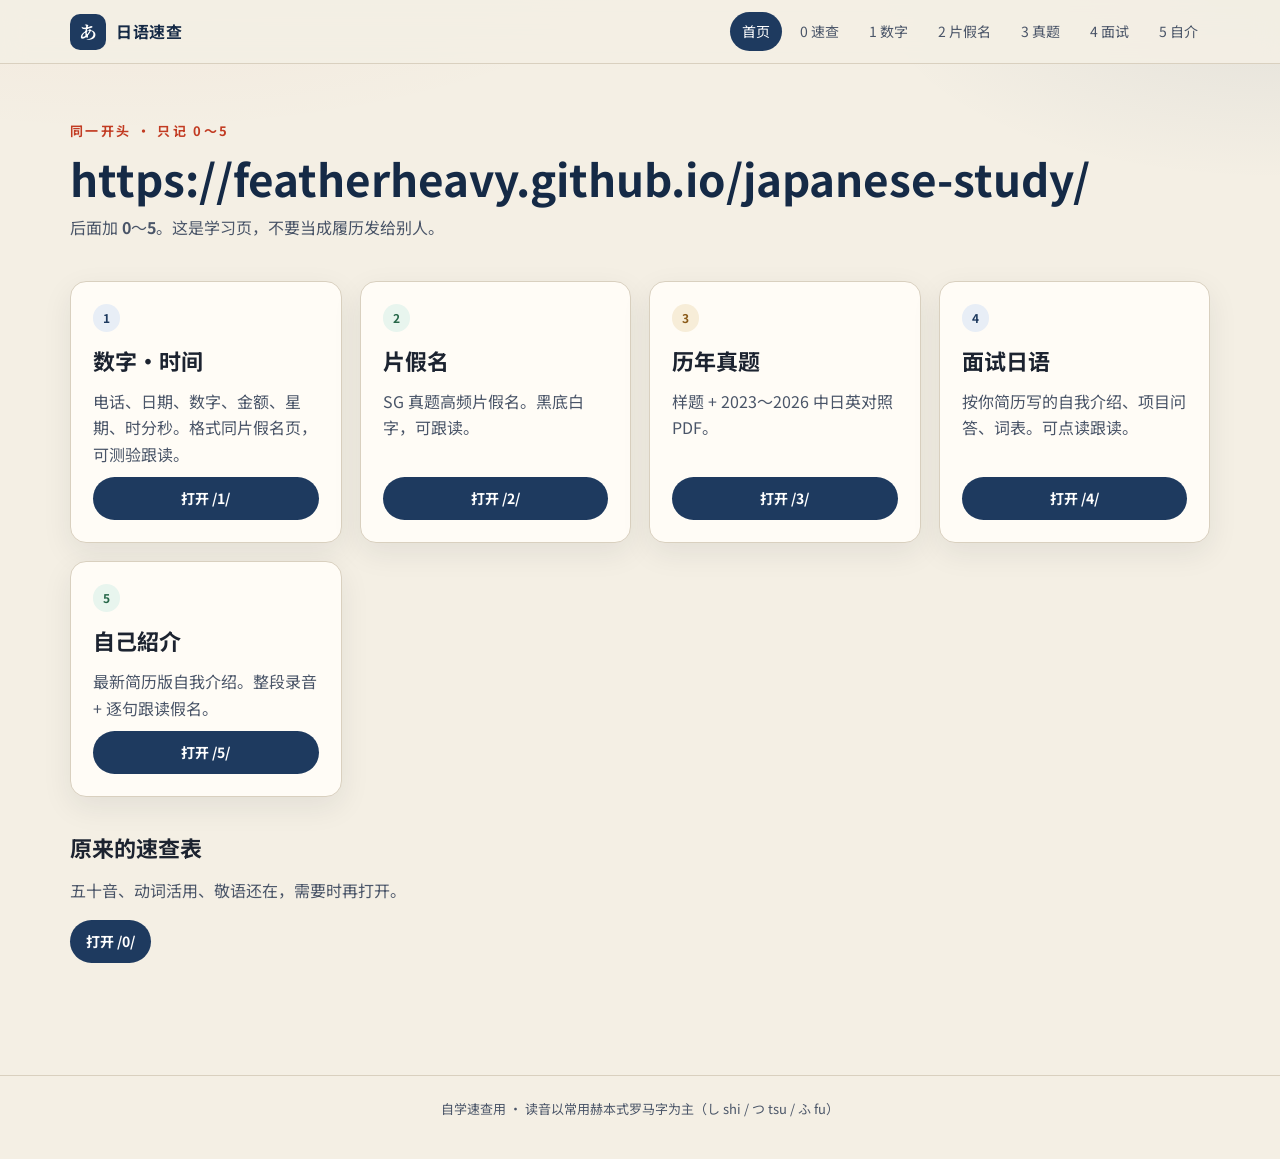
<file: index.html>
<!DOCTYPE html>
<html lang="zh-CN">
<head>
  <meta charset="UTF-8">
  <meta name="viewport" content="width=device-width, initial-scale=1">
  <title>日语学习 1 2 3</title>
  <meta name="description" content="1 数字　2 片假名　3 真题　4 面试　5 自介。">
  <link rel="preconnect" href="https://fonts.googleapis.com">
  <link rel="preconnect" href="https://fonts.gstatic.com" crossorigin>
  <link href="https://fonts.googleapis.com/css2?family=Noto+Sans+JP:wght@400;600;700&family=Noto+Sans+SC:wght@400;600;700&family=Noto+Serif+JP:wght@600;700&display=swap" rel="stylesheet">
  <link rel="stylesheet" href="assets/css/style.css">
  <link rel="icon" href="data:image/svg+xml,<svg xmlns='http://www.w3.org/2000/svg' viewBox='0 0 100 100'><rect rx='18' width='100' height='100' fill='%231e3a5f'/><text x='50' y='68' text-anchor='middle' font-size='58' fill='white'>あ</text></svg>">
</head>
<body>
  <header class="site-header">
    <div class="header-inner">
      <a class="brand" href="index.html"><span class="brand-mark serif">あ</span>日语速查</a>
      <button class="menu-btn" type="button">菜单</button>
      <nav class="nav">
        <a class="active" href="index.html">首页</a>
        <a href="0/">0 速查</a>
        <a href="1/">1 数字</a>
        <a href="2/">2 片假名</a>
        <a href="3/">3 真题</a>
        <a href="4/">4 面试</a>
        <a href="5/">5 自介</a>
      </nav>
    </div>
  </header>

  <main class="wrap">
    <section class="hero">
      <div class="kicker">同一开头 · 只记 0～5</div>
      <h1>https://featherheavy.github.io/japanese-study/</h1>
      <p class="lede">后面加 <b>0</b>～<b>5</b>。这是学习页，不要当成履历发给别人。</p>
    </section>

    <div class="cards">
      <article class="card">
        <span class="tag navy">1</span>
        <h2>数字・时间</h2>
        <p>电话、日期、数字、金额、星期、时分秒。格式同片假名页，可测验跟读。</p>
        <a class="btn" href="1/">打开 /1/</a>
      </article>
      <article class="card">
        <span class="tag green">2</span>
        <h2>片假名</h2>
        <p>SG 真题高频片假名。黑底白字，可跟读。</p>
        <a class="btn" href="2/">打开 /2/</a>
      </article>
      <article class="card">
        <span class="tag gold">3</span>
        <h2>历年真题</h2>
        <p>样题 + 2023～2026 中日英对照 PDF。</p>
        <a class="btn" href="3/">打开 /3/</a>
      </article>
      <article class="card">
        <span class="tag navy">4</span>
        <h2>面试日语</h2>
        <p>按你简历写的自我介绍、项目问答、词表。可点读跟读。</p>
        <a class="btn" href="4/">打开 /4/</a>
      </article>
      <article class="card">
        <span class="tag green">5</span>
        <h2>自己紹介</h2>
        <p>最新简历版自我介绍。整段录音 + 逐句跟读假名。</p>
        <a class="btn" href="5/">打开 /5/</a>
      </article>
    </div>

    <section class="section">
      <h2>原来的速查表</h2>
      <p class="lede">五十音、动词活用、敬语还在，需要时再打开。</p>
      <p><a class="btn" href="0/">打开 /0/</a></p>
    </section>
  </main>

  <footer class="site-footer">自学速查用 · 读音以常用赫本式罗马字为主（し shi / つ tsu / ふ fu）</footer>
  <script src="assets/js/common.js"></script>
</body>
</html>
</file>
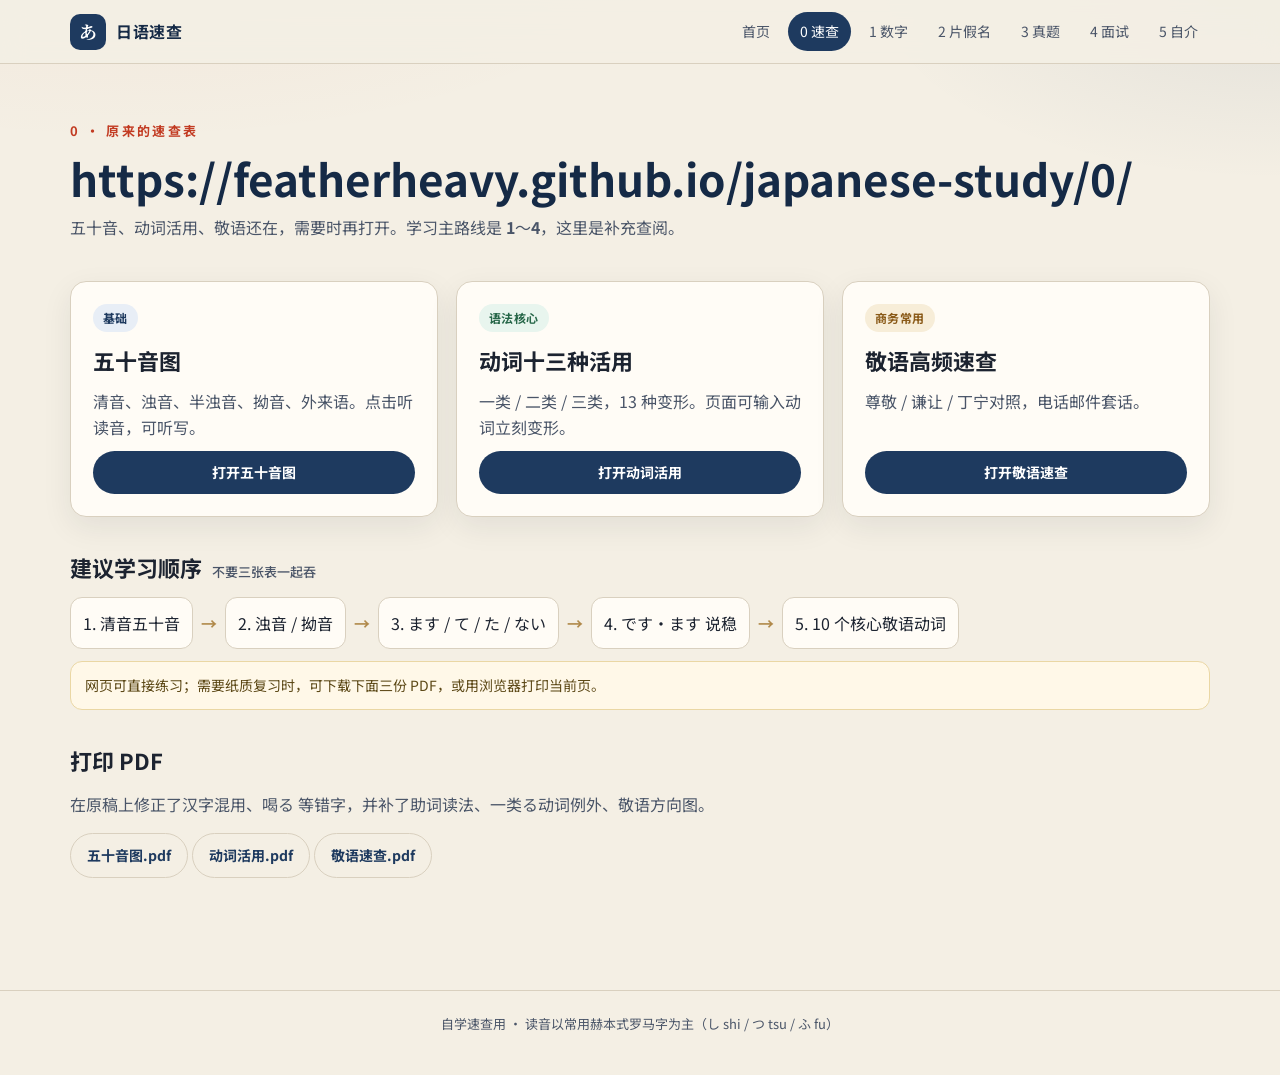
<file: 0/index.html>
<!DOCTYPE html>
<html lang="zh-CN">
<head>
  <meta charset="UTF-8">
  <meta name="viewport" content="width=device-width, initial-scale=1">
  <title>0 速查表 | 五十音 · 动词 · 敬语</title>
  <meta name="description" content="0 原来的速查表：五十音图、动词十三种活用、敬语高频速查。">
  <link rel="preconnect" href="https://fonts.googleapis.com">
  <link rel="preconnect" href="https://fonts.gstatic.com" crossorigin>
  <link href="https://fonts.googleapis.com/css2?family=Noto+Sans+JP:wght@400;600;700&family=Noto+Sans+SC:wght@400;600;700&family=Noto+Serif+JP:wght@600;700&display=swap" rel="stylesheet">
  <link rel="stylesheet" href="../assets/css/style.css">
  <link rel="icon" href="data:image/svg+xml,<svg xmlns='http://www.w3.org/2000/svg' viewBox='0 0 100 100'><rect rx='18' width='100' height='100' fill='%231e3a5f'/><text x='50' y='68' text-anchor='middle' font-size='58' fill='white'>あ</text></svg>">
</head>
<body>
  <header class="site-header">
    <div class="header-inner">
      <a class="brand" href="../index.html"><span class="brand-mark serif">あ</span>日语速查</a>
      <button class="menu-btn" type="button">菜单</button>
      <nav class="nav">
        <a href="../index.html">首页</a>
        <a class="active" href="../0/">0 速查</a>
        <a href="../1/">1 数字</a>
        <a href="../2/">2 片假名</a>
        <a href="../3/">3 真题</a>
        <a href="../4/">4 面试</a>
        <a href="../5/">5 自介</a>
      </nav>
    </div>
  </header>

  <main class="wrap">
    <section class="hero">
      <div class="kicker">0 · 原来的速查表</div>
      <h1>https://featherheavy.github.io/japanese-study/0/</h1>
      <p class="lede">五十音、动词活用、敬语还在，需要时再打开。学习主路线是 <b>1</b>～<b>4</b>，这里是补充查阅。</p>
    </section>

    <div class="cards">
      <article class="card">
        <span class="tag navy">基础</span>
        <h2>五十音图</h2>
        <p>清音、浊音、半浊音、拗音、外来语。点击听读音，可听写。</p>
        <a class="btn" href="../kana.html">打开五十音图</a>
      </article>
      <article class="card">
        <span class="tag green">语法核心</span>
        <h2>动词十三种活用</h2>
        <p>一类 / 二类 / 三类，13 种变形。页面可输入动词立刻变形。</p>
        <a class="btn" href="../verbs.html">打开动词活用</a>
      </article>
      <article class="card">
        <span class="tag gold">商务常用</span>
        <h2>敬语高频速查</h2>
        <p>尊敬 / 谦让 / 丁宁对照，电话邮件套话。</p>
        <a class="btn" href="../keigo.html">打开敬语速查</a>
      </article>
    </div>

    <section class="section">
      <h2>建议学习顺序 <small>不要三张表一起吞</small></h2>
      <div class="flow">
        <span class="pill">1. 清音五十音</span><span class="arrow">→</span>
        <span class="pill">2. 浊音 / 拗音</span><span class="arrow">→</span>
        <span class="pill">3. ます / て / た / ない</span><span class="arrow">→</span>
        <span class="pill">4. です・ます 说稳</span><span class="arrow">→</span>
        <span class="pill">5. 10 个核心敬语动词</span>
      </div>
      <div class="grid-notes">
        <div class="note">网页可直接练习；需要纸质复习时，可下载下面三份 PDF，或用浏览器打印当前页。</div>
      </div>
    </section>

    <section class="section">
      <h2>打印 PDF</h2>
      <p class="lede">在原稿上修正了汉字混用、喝る 等错字，并补了助词读法、一类る动词例外、敬语方向图。</p>
      <p>
        <a class="btn ghost" href="../pdf/kana.pdf">五十音图.pdf</a>
        <a class="btn ghost" href="../pdf/verbs.pdf">动词活用.pdf</a>
        <a class="btn ghost" href="../pdf/keigo.pdf">敬语速查.pdf</a>
      </p>
    </section>
  </main>

  <footer class="site-footer">自学速查用 · 读音以常用赫本式罗马字为主（し shi / つ tsu / ふ fu）</footer>
  <script src="../assets/js/common.js"></script>
</body>
</html>
</file>
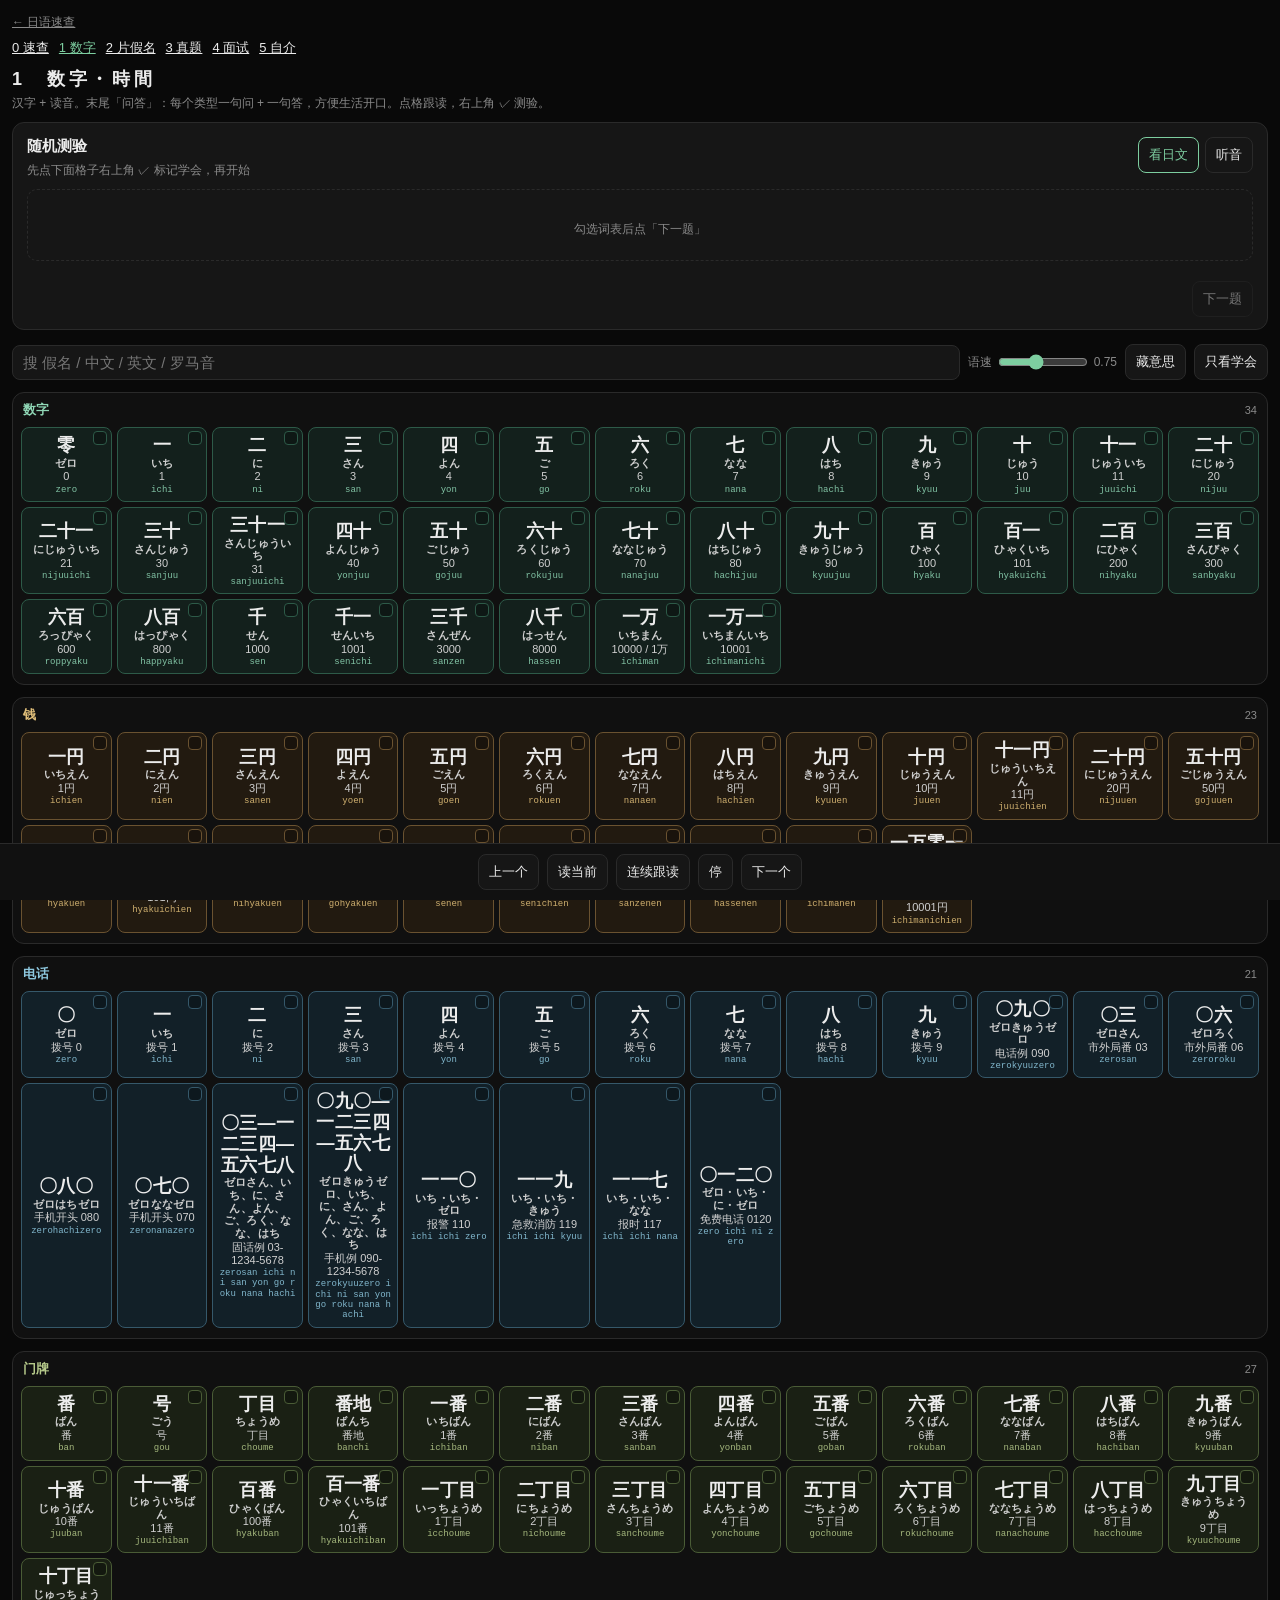
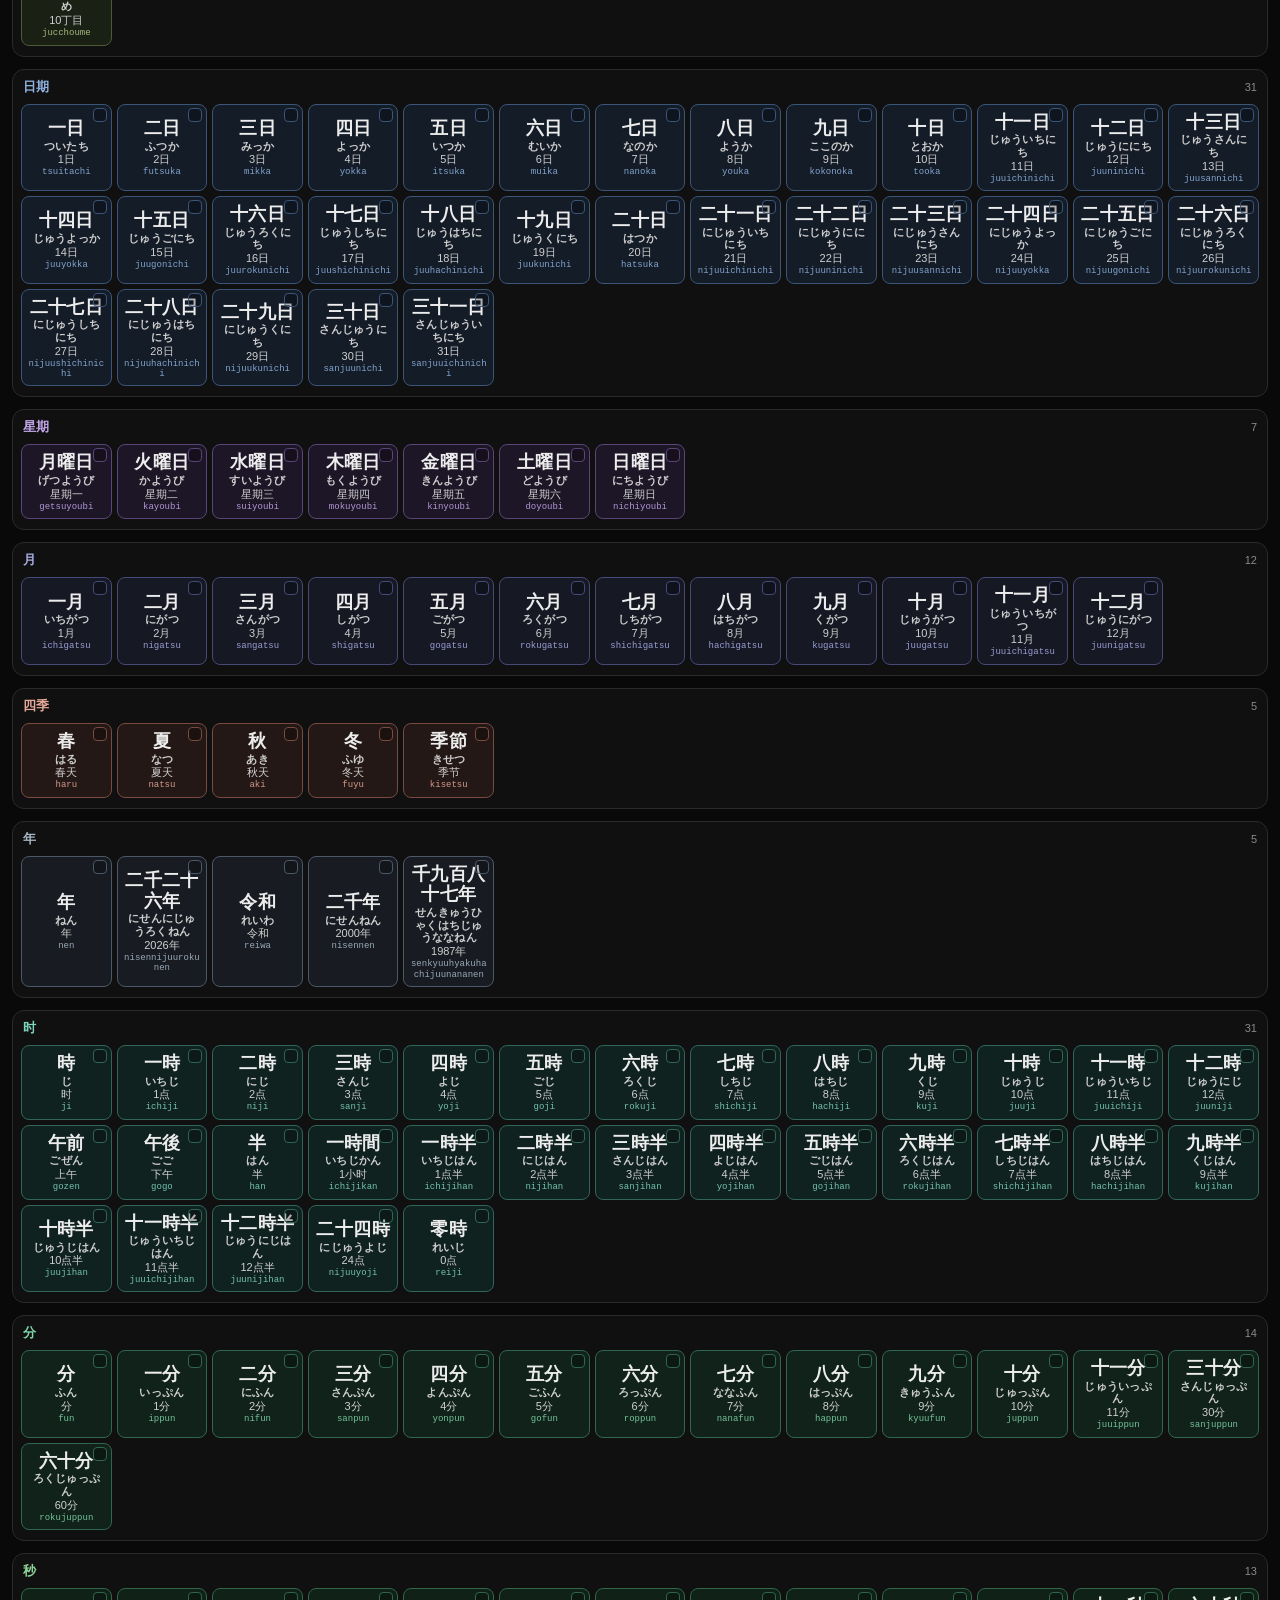
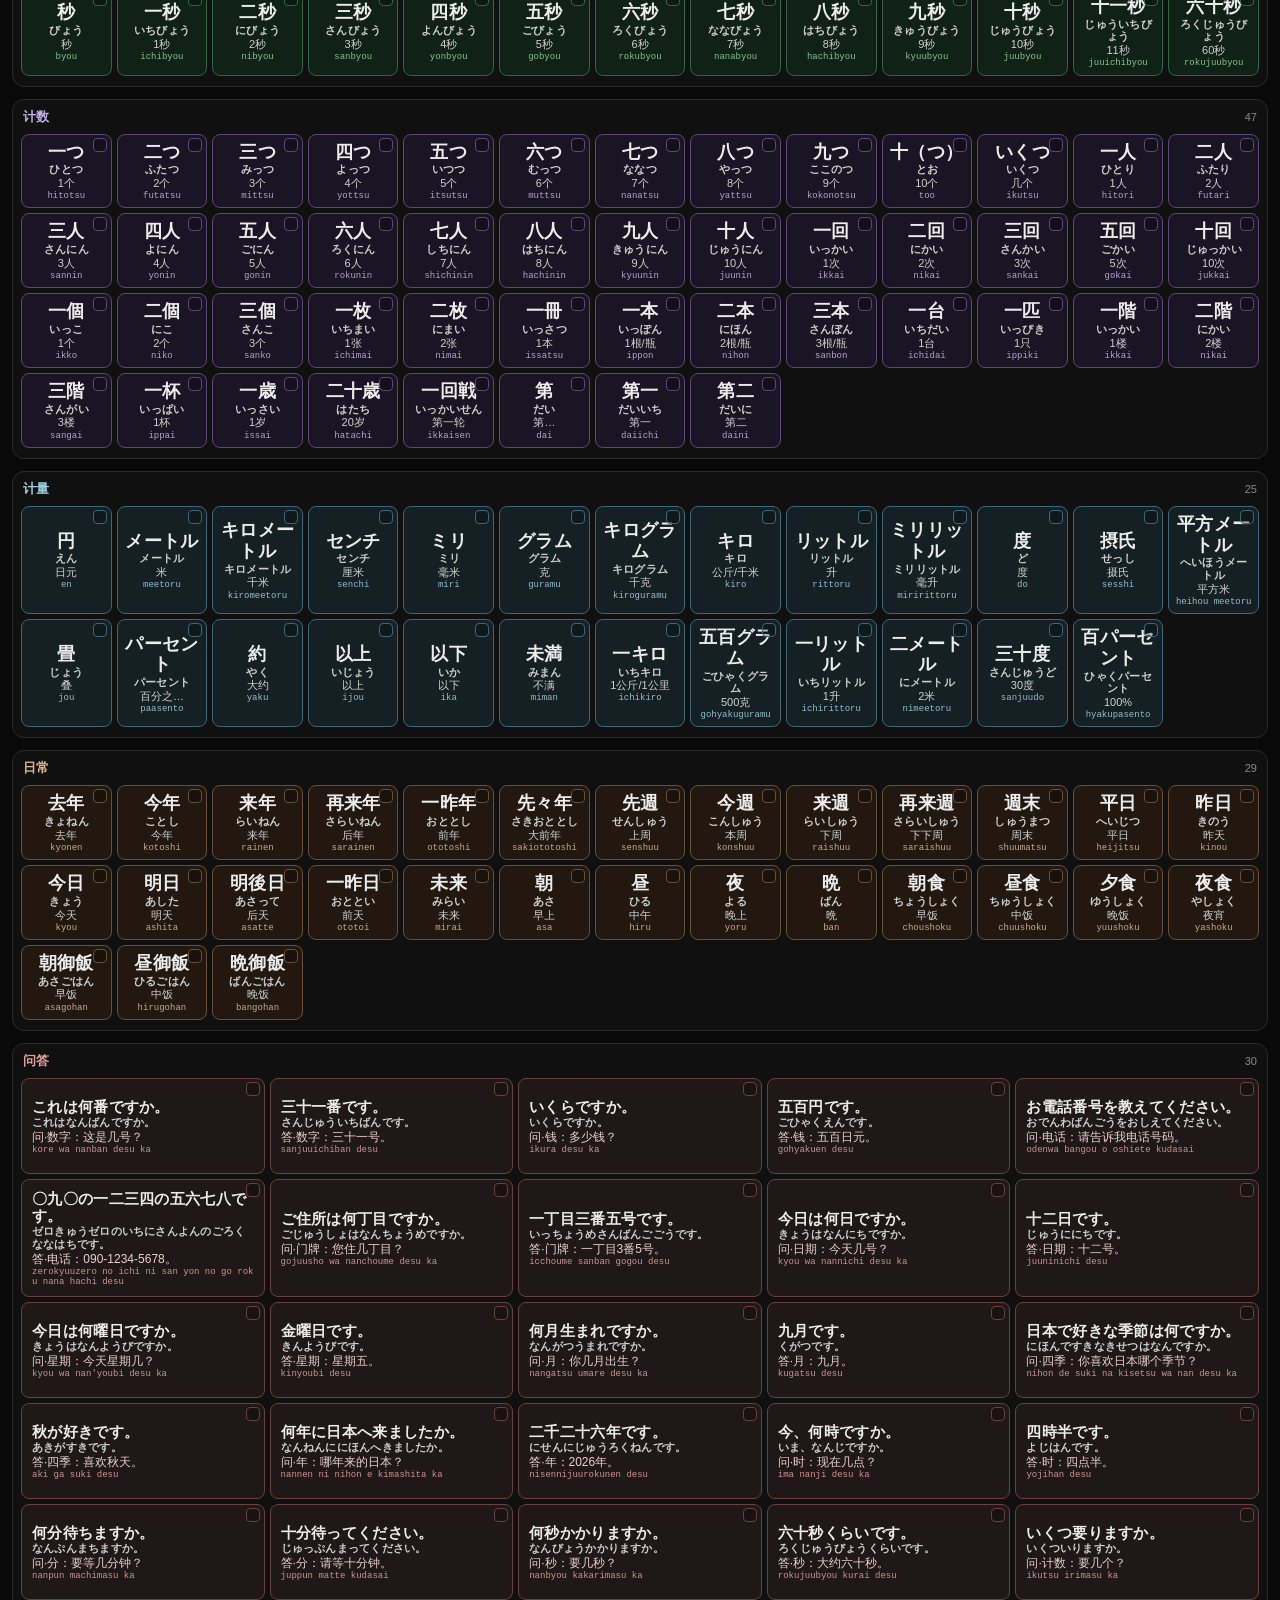
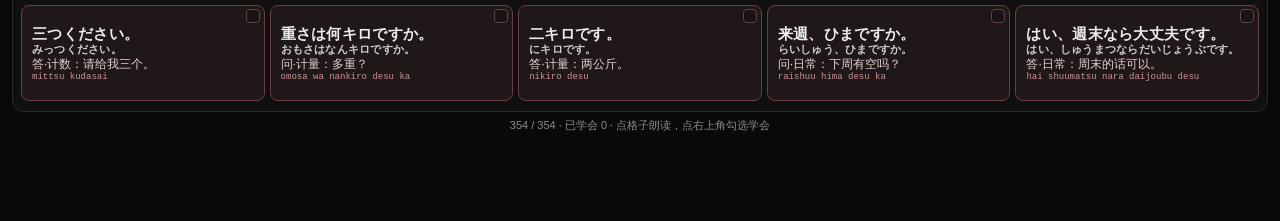
<file: 1/index.html>
<!DOCTYPE html>
<html lang="zh-CN">
<head>
  <meta charset="UTF-8" />
  <meta name="viewport" content="width=device-width, initial-scale=1, viewport-fit=cover" />
  <meta name="robots" content="noindex, nofollow" />
  <title>1　数字・時間</title>
  <style>
    :root {
      --bg: #090909;
      --card: #161616;
      --card-on: #1f2a22;
      --line: #2a2a2a;
      --text: #ececec;
      --dim: #8a8a8a;
      --kana: #f4f4f4;
      --accent: #7dcea0;
      --bad: #e57373;
      --ok: #7dcea0;
    }
    * { box-sizing: border-box; margin: 0; padding: 0; }
    html, body {
      background: var(--bg);
      color: var(--text);
      font-family: "Hiragino Sans", "PingFang SC", "Noto Sans JP", sans-serif;
      min-height: 100%;
    }
    body { padding: 12px 12px calc(88px + env(safe-area-inset-bottom)); }
    header { margin-bottom: 10px; }
    h1 { font-size: 18px; font-weight: 650; letter-spacing: .2em; }
    h2 { font-size: 15px; font-weight: 650; margin-bottom: 6px; }
    .sub { color: var(--dim); font-size: 12px; margin-top: 4px; }
    .bar {
      display: flex; gap: 8px; flex-wrap: wrap; align-items: center;
      margin: 10px 0 12px;
    }
    input[type="search"] {
      flex: 1 1 160px; min-width: 140px;
      background: var(--card); color: var(--text);
      border: 1px solid var(--line); border-radius: 8px;
      padding: 8px 10px; font-size: 15px;
    }
    button, select {
      background: var(--card); color: var(--text);
      border: 1px solid var(--line); border-radius: 8px;
      padding: 8px 10px; font-size: 13px; cursor: pointer;
    }
    button:hover, button.on { border-color: var(--accent); color: var(--accent); }
    button:disabled { opacity: .45; cursor: default; }
    .rate { color: var(--dim); font-size: 12px; display: flex; align-items: center; gap: 6px; }
    input[type="range"] { width: 90px; accent-color: var(--accent); }
    .quiz {
      background: var(--card);
      border: 1px solid var(--line);
      border-radius: 12px;
      padding: 14px 14px 12px;
      margin-bottom: 14px;
    }
    .quiz-head {
      display: flex; justify-content: space-between; align-items: flex-start;
      gap: 10px; flex-wrap: wrap; margin-bottom: 10px;
    }
    .quiz-meta { color: var(--dim); font-size: 12px; margin-top: 4px; }
    .quiz-modes { display: flex; gap: 6px; flex-wrap: wrap; }
    .quiz-prompt {
      text-align: center;
      padding: 14px 8px 10px;
      border: 1px dashed var(--line);
      border-radius: 10px;
      margin-bottom: 10px;
      min-height: 72px;
      display: grid;
      place-items: center;
    }
    .quiz-kana { font-size: 34px; font-weight: 700; letter-spacing: .06em; }
    .quiz-subkana { font-size: 14px; color: var(--dim); margin-top: 4px; }
    .quiz-audio { display: flex; gap: 8px; align-items: center; justify-content: center; flex-wrap: wrap; }
    .quiz-audio .big { font-size: 28px; }
    .quiz-options {
      display: grid;
      gap: 8px;
    }
    .quiz-options button {
      text-align: left;
      padding: 10px 12px;
      font-size: 14px;
      line-height: 1.4;
    }
    .quiz-options button.correct { border-color: var(--ok); color: var(--ok); }
    .quiz-options button.wrong { border-color: var(--bad); color: var(--bad); }
    .quiz-foot {
      display: flex; gap: 8px; flex-wrap: wrap; align-items: center;
      margin-top: 10px;
    }
    .quiz-result { font-size: 13px; color: var(--dim); flex: 1; }
    .list { display: flex; flex-direction: column; gap: 12px; }
    .cat {
      border: 1px solid var(--line);
      border-radius: 12px;
      padding: 8px 8px 10px;
      background: #101010;
    }
    .cat-h {
      display: flex; align-items: baseline; justify-content: space-between;
      gap: 8px; margin: 0 2px 8px; font-size: 13px; font-weight: 650;
    }
    .cat-h small { color: var(--dim); font-weight: 500; font-size: 11px; }
    .grid {
      display: grid;
      grid-template-columns: repeat(auto-fill, minmax(84px, 1fr));
      gap: 5px;
    }
    .cell {
      position: relative;
      border: 1px solid var(--c-line, var(--line));
      background: var(--c-bg, var(--card));
      color: var(--text);
      border-radius: 8px;
      padding: 7px 6px 6px;
      min-height: 68px;
      cursor: pointer;
      text-align: center;
      display: flex; flex-direction: column; align-items: center; justify-content: center;
      gap: 1px;
      user-select: none;
    }
    .cell:hover { filter: brightness(1.08); }
    .cell.learned { box-shadow: inset 0 0 0 1px var(--accent); }
    .cell.playing { outline: 2px solid var(--accent); outline-offset: 0; }
    .cell .kanji {
      font-size: 18px; font-weight: 750; line-height: 1.15;
      letter-spacing: .02em; word-break: break-all;
    }
    .cell .kana {
      font-size: 11px; font-weight: 600; line-height: 1.15;
      letter-spacing: .02em; word-break: break-all; color: #cfcfcf;
    }
    .cell .mean { font-size: 11px; color: #d0d0d0; line-height: 1.2; }
    .cell .roma {
      font-size: 9px; color: var(--c-roma, var(--accent));
      font-family: ui-monospace, Menlo, monospace; opacity: .9;
      line-height: 1.15; word-break: break-all;
    }

    .cell .mark {
      position: absolute; top: 3px; right: 4px;
      width: 14px; height: 14px; border-radius: 4px;
      border: 1px solid var(--c-line, var(--line));
      background: rgba(0,0,0,.25);
      font-size: 10px; line-height: 12px; color: transparent;
      padding: 0;
    }
    .cell.learned .mark {
      background: var(--accent); border-color: var(--accent); color: #062016;
    }
    .cat-数字 { --c-bg:#13201c; --c-line:#2d5a48; --c-roma:#8fd6b5; --c-title:#8fd6b5; }
    .cat-钱 { --c-bg:#221a10; --c-line:#6a5230; --c-roma:#e2c07a; --c-title:#e2c07a; }
    .cat-电话 { --c-bg:#122028; --c-line:#35586a; --c-roma:#8ec8df; --c-title:#8ec8df; }
    .cat-门牌 { --c-bg:#1a2014; --c-line:#4a5c36; --c-roma:#b5c98a; --c-title:#b5c98a; }
    .cat-日期 { --c-bg:#141c28; --c-line:#3a5578; --c-roma:#8fb3e0; --c-title:#8fb3e0; }
    .cat-星期 { --c-bg:#1c1626; --c-line:#5a4578; --c-roma:#c2a6e8; --c-title:#c2a6e8; }
    .cat-月 { --c-bg:#161824; --c-line:#454a78; --c-roma:#a8ade6; --c-title:#a8ade6; }
    .cat-四季 { --c-bg:#241816; --c-line:#784a40; --c-roma:#e6a898; --c-title:#e6a898; }
    .cat-年 { --c-bg:#181c22; --c-line:#4a5868; --c-roma:#a8b8c8; --c-title:#a8b8c8; }
    .cat-时 { --c-bg:#10221f; --c-line:#2f6658; --c-roma:#7fd4bf; --c-title:#7fd4bf; }
    .cat-分 { --c-bg:#10221a; --c-line:#2f6650; --c-roma:#7fd4a8; --c-title:#7fd4a8; }
    .cat-秒 { --c-bg:#102218; --c-line:#2f6648; --c-roma:#8fd49a; --c-title:#8fd49a; }
    .cat-计数 { --c-bg:#1a1524; --c-line:#5a4878; --c-roma:#c4b0e8; --c-title:#c4b0e8; }
    .cat-计量 { --c-bg:#152024; --c-line:#3a6878; --c-roma:#9fd0e0; --c-title:#9fd0e0; }
    .cat-日常 { --c-bg:#221810; --c-line:#6a4e36; --c-roma:#e0b892; --c-title:#e0b892; }
    .cat-问答 { --c-bg:#201818; --c-line:#6a4040; --c-roma:#e0a0a0; --c-title:#e0a0a0; }
    .cat-问答 .grid { grid-template-columns: repeat(auto-fill, minmax(220px, 1fr)); }
    .cat-问答 .cell { min-height: 96px; text-align: left; align-items: flex-start; padding: 10px 10px 8px; }
    .cat-问答 .cell .kanji { font-size: 15px; font-weight: 700; }
    .cat-问答 .cell .kana { font-size: 11px; }
    .cat-问答 .cell .mean { font-size: 12px; color: #e8d0d0; }
    .cat-其他 { --c-bg:#161616; --c-line:#2a2a2a; --c-roma:#7dcea0; --c-title:#ececec; }
    .cat-h { color: var(--c-title, var(--text)); }
    .dock {
      position: fixed; left: 0; right: 0; bottom: 0;
      background: #111; border-top: 1px solid var(--line);
      padding: 10px 12px calc(10px + env(safe-area-inset-bottom));
      display: flex; gap: 8px; justify-content: center; flex-wrap: wrap;
    }
    .hint { color: var(--dim); font-size: 11px; text-align: center; margin-top: 6px; }
    .empty { color: var(--dim); padding: 20px; text-align: center; }
  </style>
</head>
<body>
  <header>
    <a href="../" style="color:#8a8a8a;font-size:12px">← 日语速查</a>
    <div style="display:flex;gap:10px;margin:8px 0 10px;font-size:13px">
      <a href="../0/" style="color:#ececec">0 速查</a>
      <a href="../1/" style="color:#7dcea0">1 数字</a>
      <a href="../2/" style="color:#ececec">2 片假名</a>
      <a href="../3/" style="color:#ececec">3 真题</a>
      <a href="../4/" style="color:#ececec">4 面试</a>
      <a href="../5/" style="color:#ececec">5 自介</a>
    </div>
    <h1>1　数字・時間</h1>
    <div class="sub">汉字 + 读音。末尾「问答」：每个类型一句问 + 一句答，方便生活开口。点格跟读，右上角 ✓ 测验。</div>
  </header>

  <section class="quiz" id="quiz">
    <div class="quiz-head">
      <div>
        <h2>随机测验</h2>
        <div class="quiz-meta" id="quiz-meta">先点下面格子右上角 ✓ 标记学会，再开始</div>
      </div>
      <div class="quiz-modes">
        <button id="mode-text" type="button" class="on">看日文</button>
        <button id="mode-audio" type="button">听音</button>
      </div>
    </div>
    <div class="quiz-prompt" id="quiz-prompt">
      <div class="quiz-meta">勾选词表后点「下一题」</div>
    </div>
    <div class="quiz-options" id="quiz-options"></div>
    <div class="quiz-foot">
      <div class="quiz-result" id="quiz-result"></div>
      <button id="quiz-play" type="button" hidden>再听一遍</button>
      <button id="quiz-next" type="button">下一题</button>
    </div>
  </section>

  <div class="bar">
    <input id="q" type="search" placeholder="搜 假名 / 中文 / 英文 / 罗马音" />
    <label class="rate">语速 <input id="rate" type="range" min="0.5" max="1.1" step="0.05" value="0.75" /> <span id="ratev">0.75</span></label>
    <button id="hide" type="button">藏意思</button>
    <button id="only-learned" type="button">只看学会</button>
  </div>
  <div id="list" class="list"></div>
  <p class="hint" id="count"></p>
  <div class="dock">
    <button id="prev" type="button">上一个</button>
    <button id="playone" type="button">读当前</button>
    <button id="auto" type="button">连续跟读</button>
    <button id="stop" type="button">停</button>
    <button id="next" type="button">下一个</button>
  </div>
  <script>
    const $ = (id) => document.getElementById(id);
    const LEARNED_KEY = "japanese-study-1-learned";
    let words = [];
    let shown = [];
    let cur = 0;
    let auto = false;
    let hide = false;
    let onlyLearned = false;
    let jaVoice = null;
    let learned = new Set();
    let quizMode = "text";
    let quizWord = null;
    let quizAnswered = false;
    let quizQueue = [];
    let quizPos = 0;

    function loadLearned() {
      try {
        learned = new Set(JSON.parse(localStorage.getItem(LEARNED_KEY) || "[]"));
      } catch {
        learned = new Set();
      }
    }

    function saveLearned() {
      localStorage.setItem(LEARNED_KEY, JSON.stringify([...learned]));
    }

    function wordKey(w) {
      return (w.kanji || "") + "|" + (w.kana || "") + "|" + (w.cat || "");
    }

    function isLearned(wOrKey) {
      const key = typeof wOrKey === "string" ? wOrKey : wordKey(wOrKey);
      return learned.has(key);
    }

    function learnedPool() {
      return words.filter((w) => isLearned(w));
    }

    function pickVoice() {
      const vs = speechSynthesis.getVoices();
      jaVoice =
        vs.find((v) => v.lang === "ja-JP" && /kyoko|siri|google|otoya|nanami|haruka/i.test(v.name)) ||
        vs.find((v) => v.lang.startsWith("ja")) ||
        null;
    }
    speechSynthesis.onvoiceschanged = pickVoice;
    pickVoice();
    loadLearned();

    function cleanSpeak(text) {
      return String(text || "").split(/[／\/]/)[0].trim();
    }

    function speak(text, then) {
      speechSynthesis.cancel();
      const u = new SpeechSynthesisUtterance(cleanSpeak(text));
      u.lang = "ja-JP";
      u.rate = parseFloat($("rate").value);
      if (jaVoice) u.voice = jaVoice;
      u.onend = () => { if (then) then(); };
      u.onerror = () => { if (then) then(); };
      speechSynthesis.speak(u);
    }

    function shuffle(arr) {
      const a = arr.slice();
      for (let i = a.length - 1; i > 0; i--) {
        const j = Math.floor(Math.random() * (i + 1));
        [a[i], a[j]] = [a[j], a[i]];
      }
      return a;
    }

    function uniqueCn(pool, exclude) {
      const seen = new Set([exclude]);
      const out = [];
      for (const w of shuffle(pool)) {
        const cn = w.cn.split(/[、，,/]/)[0].trim();
        if (!seen.has(cn)) {
          seen.add(cn);
          out.push(cn);
        }
        if (out.length >= 3) break;
      }
      return out;
    }

    function resetQuizQueue() {
      quizQueue = shuffle(learnedPool());
      quizPos = 0;
    }

    function invalidateQuizQueue() {
      quizQueue = [];
      quizPos = 0;
      quizWord = null;
      quizAnswered = false;
    }

    function updateQuizMeta() {
      const n = learnedPool().length;
      if (!n) {
        $("quiz-meta").textContent = "先点下面格子右上角 ✓ 标记学会，再开始";
      } else if (quizQueue.length) {
        const done = Math.min(quizPos, quizQueue.length);
        $("quiz-meta").textContent =
          "已学会 " + n + " 个 · 本轮 " + done + " / " + quizQueue.length + "（打乱顺序逐个测）";
      } else {
        $("quiz-meta").textContent = "已学会 " + n + " 个 · 打乱顺序逐个测完一轮";
      }
      $("quiz-next").disabled = n === 0;
      $("quiz-play").hidden = quizMode !== "audio" || !quizWord;
    }

    function renderQuizPrompt() {
      const prompt = $("quiz-prompt");
      if (!quizWord) {
        prompt.innerHTML = '<div class="quiz-meta">勾选词表后点「下一题」</div>';
        $("quiz-play").hidden = true;
        return;
      }
      if (quizMode === "text") {
        const big = quizWord.kanji || quizWord.kana;
        const sub = quizWord.kanji ? quizWord.kana : "";
        prompt.innerHTML =
          '<div class="quiz-kana">' + big + "</div>" +
          (sub ? '<div class="quiz-subkana">' + sub + "</div>" : "");
        $("quiz-play").hidden = true;
      } else {
        prompt.innerHTML =
          '<div class="quiz-audio"><span class="big">🔊</span><span class="quiz-meta">听读音，选中文意思</span></div>';
        $("quiz-play").hidden = false;
      }
    }

    function renderQuizOptions() {
      const box = $("quiz-options");
      box.innerHTML = "";
      if (!quizWord) return;
      const pool = learnedPool().length >= 4 ? learnedPool() : words;
      const correct = quizWord.cn.split(/[、，,/]/)[0].trim();
      const options = shuffle([correct, ...uniqueCn(pool, correct)]).slice(0, 4);
      options.forEach((cn) => {
        const btn = document.createElement("button");
        btn.type = "button";
        btn.textContent = cn;
        btn.addEventListener("click", () => answerQuiz(cn, btn));
        box.appendChild(btn);
      });
    }

    function answerQuiz(choice, btn) {
      if (quizAnswered || !quizWord) return;
      quizAnswered = true;
      const correct = quizWord.cn.split(/[、，,/]/)[0].trim();
      const ok = choice === correct;
      [...$("quiz-options").children].forEach((el) => {
        const text = el.textContent;
        const isRight = text === correct;
        el.disabled = true;
        if (isRight) el.classList.add("correct");
        else if (el === btn) el.classList.add("wrong");
      });
      const label = (quizWord.kanji ? quizWord.kanji + " / " : "") + quizWord.kana;
      $("quiz-result").textContent = ok
        ? "✓ 对了：" + label + " = " + correct
        : "✗ 答案是「" + correct + "」（" + label + "）";
    }

    function nextQuiz() {
      const pool = learnedPool();
      if (!pool.length) {
        invalidateQuizQueue();
        renderQuizPrompt();
        $("quiz-options").innerHTML = "";
        $("quiz-result").textContent = "";
        updateQuizMeta();
        return;
      }
      if (!quizQueue.length || quizPos >= quizQueue.length) {
        const newRound = quizQueue.length && quizPos >= quizQueue.length;
        resetQuizQueue();
        if (newRound) $("quiz-result").textContent = "一轮完成，重新洗牌";
      }
      quizWord = quizQueue[quizPos++];
      quizAnswered = false;
      if (!($("quiz-result").textContent || "").includes("一轮完成")) {
        $("quiz-result").textContent = "";
      }
      renderQuizPrompt();
      renderQuizOptions();
      updateQuizMeta();
      if (quizMode === "audio") speak(quizWord.kana);
    }

    const CAT_ORDER = ["数字", "钱", "电话", "门牌", "日期", "星期", "月", "四季", "年", "时", "分", "秒", "计数", "计量", "日常", "问答", "其他"];

    function mark(i) {
      document.querySelectorAll(".cell").forEach((el) => el.classList.remove("playing"));
      const el = document.querySelector('.cell[data-i="' + i + '"]');
      if (el) {
        el.classList.add("playing");
        el.scrollIntoView({ block: "center", behavior: "smooth" });
      }
    }

    function playIndex(i, chain) {
      if (i < 0 || i >= shown.length) { auto = false; $("auto").classList.remove("on"); return; }
      cur = i;
      mark(i);
      speak(shown[i].kana, () => {
        if (!auto) return;
        setTimeout(() => playIndex(i + 1, true), 650);
      });
    }

    function shortCn(cn) {
      return String(cn || "").replace(/（.*?）/g, "").trim();
    }

    function render() {
      const q = $("q").value.trim().toLowerCase();
      shown = words.filter((w) => {
        if (onlyLearned && !isLearned(w)) return false;
        if (!q) return true;
        return [w.kanji, w.kana, w.roma, w.cn, w.en, w.phonetic, w.cat].join(" ").toLowerCase().includes(q);
      });
      const learnedCount = learnedPool().length;
      $("count").textContent = shown.length + " / " + words.length + " · 已学会 " + learnedCount + " · 点格子朗读，点右上角勾选学会";

      const groups = new Map();
      shown.forEach((w, i) => {
        const cat = w.cat || "其他";
        if (!groups.has(cat)) groups.set(cat, []);
        groups.get(cat).push({ w, i });
      });
      const cats = CAT_ORDER.filter((c) => groups.has(c)).concat(
        [...groups.keys()].filter((c) => !CAT_ORDER.includes(c))
      );
      $("list").innerHTML = cats.map((cat) => {
        const items = groups.get(cat);
        return `<section class="cat cat-${cat}">
          <div class="cat-h">${cat}<small>${items.length}</small></div>
          <div class="grid">${items.map(({ w, i }) => `
            <div class="cell${isLearned(w) ? " learned" : ""}" data-i="${i}" data-key="${wordKey(w)}" title="${w.cn} · ${w.en}">
              <button class="mark" type="button" data-learn="${wordKey(w)}" aria-label="学会了">✓</button>
              <div class="kanji">${w.kanji || w.kana}</div>
              <div class="kana">${w.kanji ? w.kana : ""}</div>
              <div class="mean"${hide ? ' style="visibility:hidden"' : ""}>${shortCn(w.cn)}</div>
              <div class="roma">${w.roma}</div>
            </div>`).join("")}</div>
        </section>`;
      }).join("") || '<p class="empty">没有匹配</p>';
      updateQuizMeta();
    }

    $("mode-text").onclick = () => {
      quizMode = "text";
      $("mode-text").classList.add("on");
      $("mode-audio").classList.remove("on");
      quizAnswered = false;
      renderQuizPrompt();
      renderQuizOptions();
      updateQuizMeta();
    };
    $("mode-audio").onclick = () => {
      quizMode = "audio";
      $("mode-audio").classList.add("on");
      $("mode-text").classList.remove("on");
      quizAnswered = false;
      renderQuizPrompt();
      renderQuizOptions();
      updateQuizMeta();
      if (quizWord) speak(quizWord.kana);
    };
    $("quiz-next").onclick = nextQuiz;
    $("quiz-play").onclick = () => { if (quizWord) speak(quizWord.kana); };

    $("q").addEventListener("input", render);
    $("rate").addEventListener("input", () => { $("ratev").textContent = $("rate").value; });
    $("hide").addEventListener("click", () => {
      hide = !hide;
      $("hide").classList.toggle("on", hide);
      $("hide").textContent = hide ? "显示意思" : "藏意思";
      render();
    });
    $("only-learned").addEventListener("click", () => {
      onlyLearned = !onlyLearned;
      $("only-learned").classList.toggle("on", onlyLearned);
      $("only-learned").textContent = onlyLearned ? "显示全部" : "只看学会";
      render();
    });
    $("list").addEventListener("click", (e) => {
      const learnBtn = e.target.closest("[data-learn]");
      if (learnBtn) {
        e.preventDefault();
        e.stopPropagation();
        const kana = learnBtn.dataset.learn;
        if (learned.has(kana)) learned.delete(kana);
        else learned.add(kana);
        saveLearned();
        invalidateQuizQueue();
        render();
        return;
      }
      const cell = e.target.closest(".cell");
      if (!cell) return;
      const i = +cell.dataset.i;
      if (i < 0) return;
      auto = false;
      $("auto").classList.remove("on");
      playIndex(i);
    });
    $("playone").onclick = () => { auto = false; $("auto").classList.remove("on"); playIndex(cur); };
    $("prev").onclick = () => { auto = false; playIndex(Math.max(0, cur - 1)); };
    $("next").onclick = () => { auto = false; playIndex(Math.min(shown.length - 1, cur + 1)); };
    $("auto").onclick = () => {
      auto = !auto;
      $("auto").classList.toggle("on", auto);
      if (auto) playIndex(cur);
      else speechSynthesis.cancel();
    };
    $("stop").onclick = () => { auto = false; $("auto").classList.remove("on"); speechSynthesis.cancel(); };

    fetch("words.json")
      .then((r) => r.json())
      .then((data) => { words = data; render(); updateQuizMeta(); })
      .catch(() => { $("list").innerHTML = '<p class="empty">词表加载失败</p>'; });
  </script>
</body>
</html>
</file>
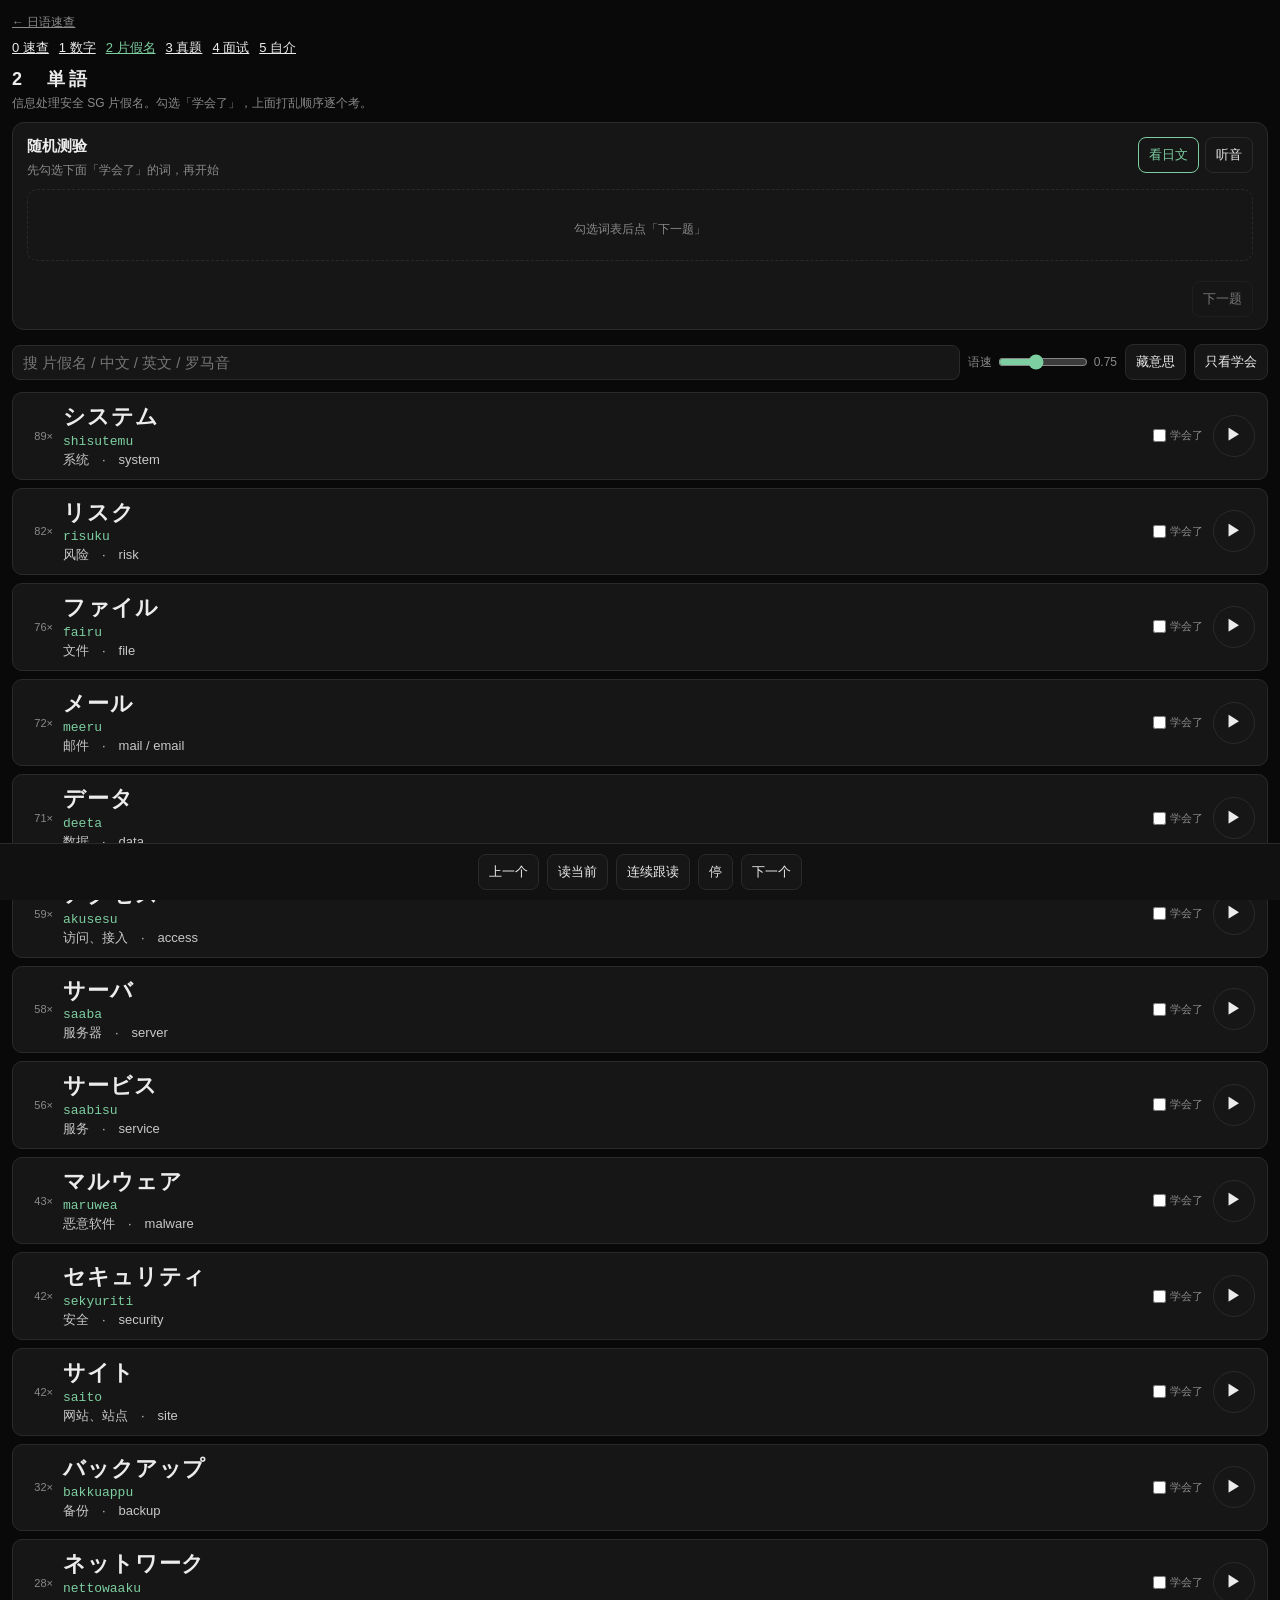
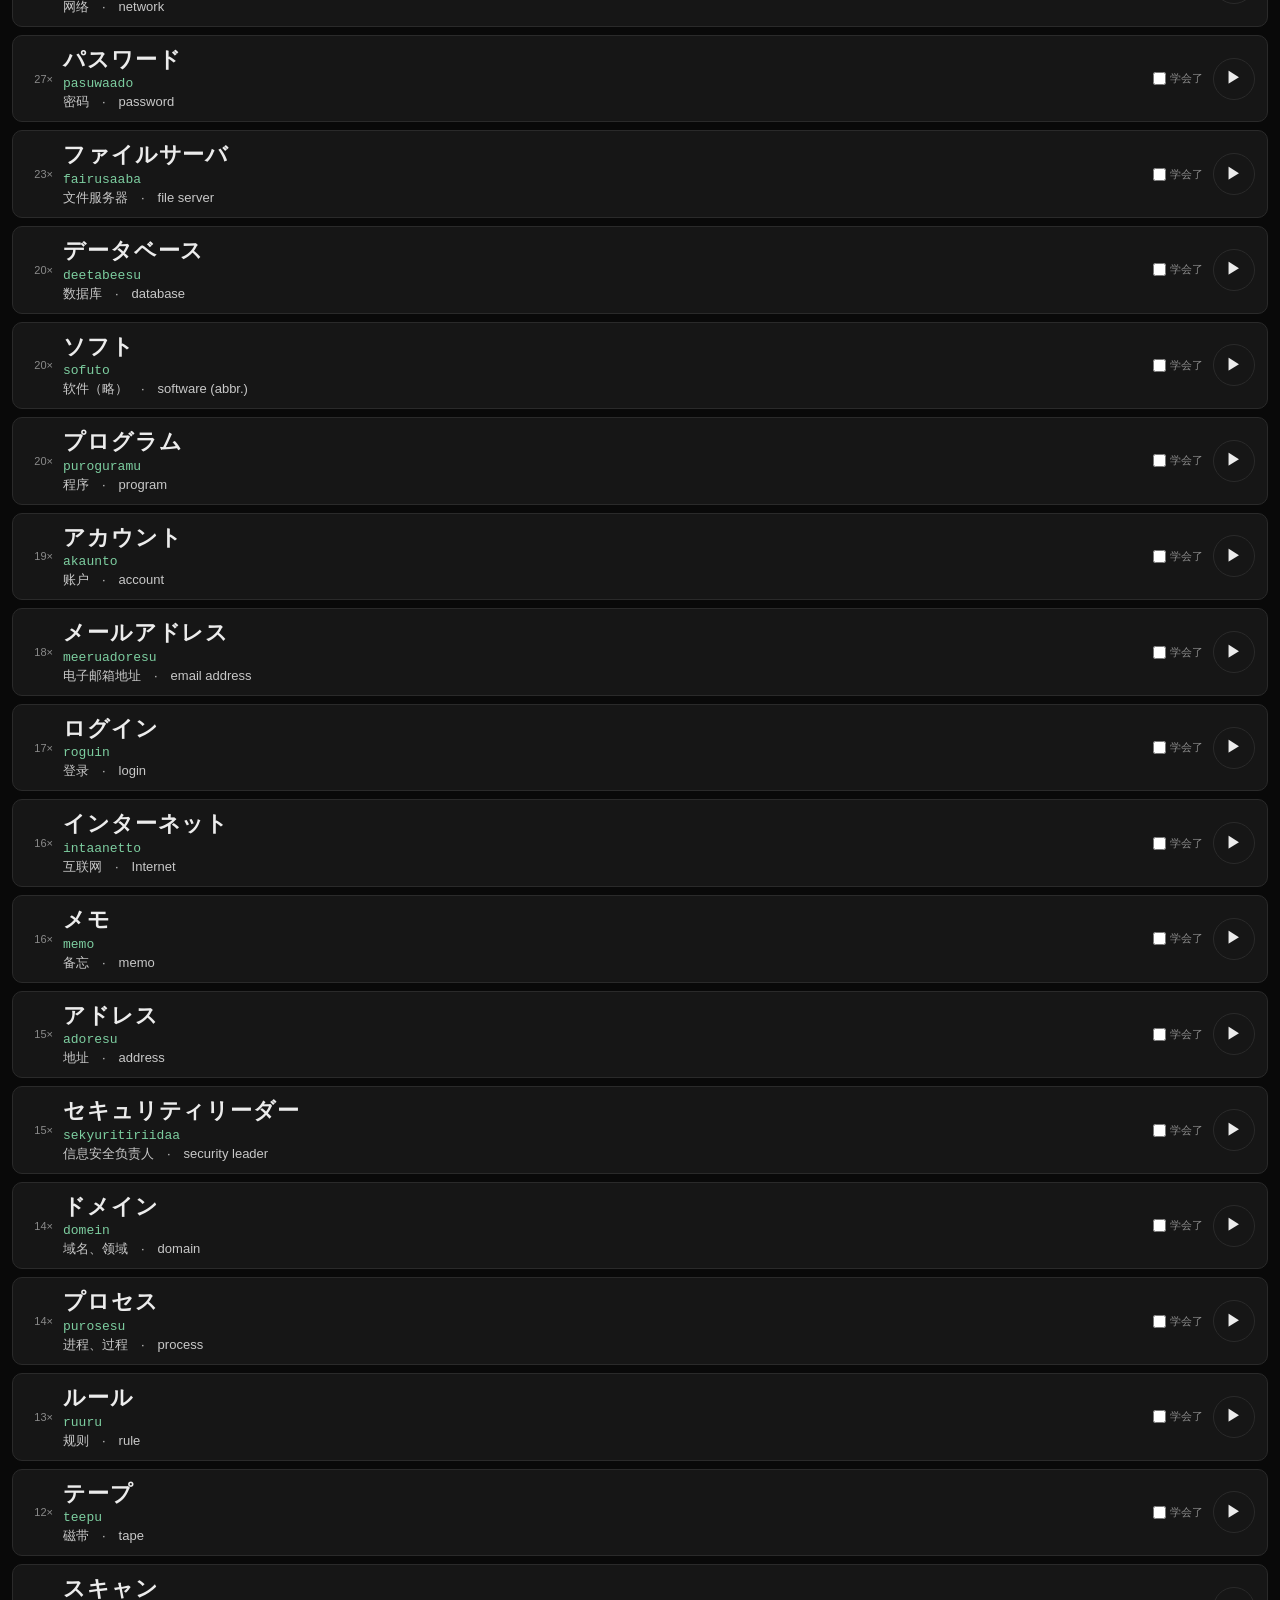
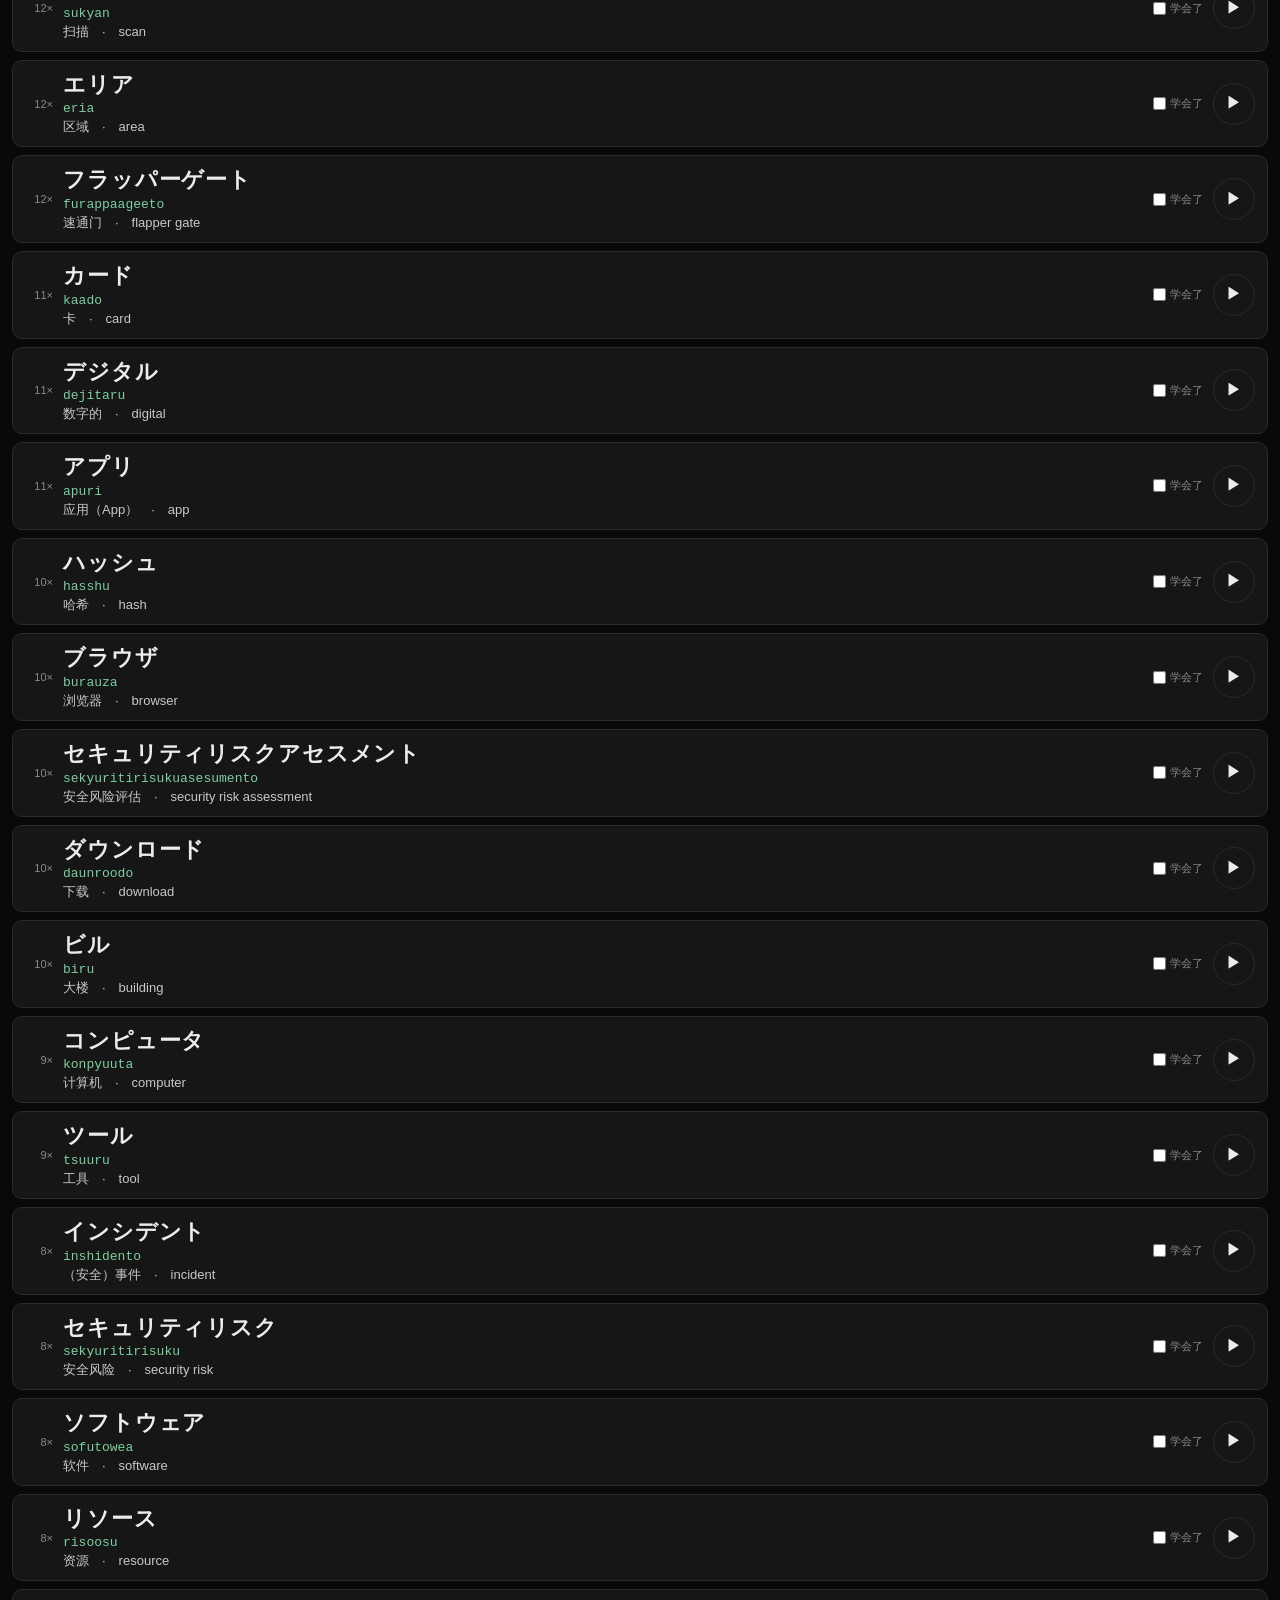
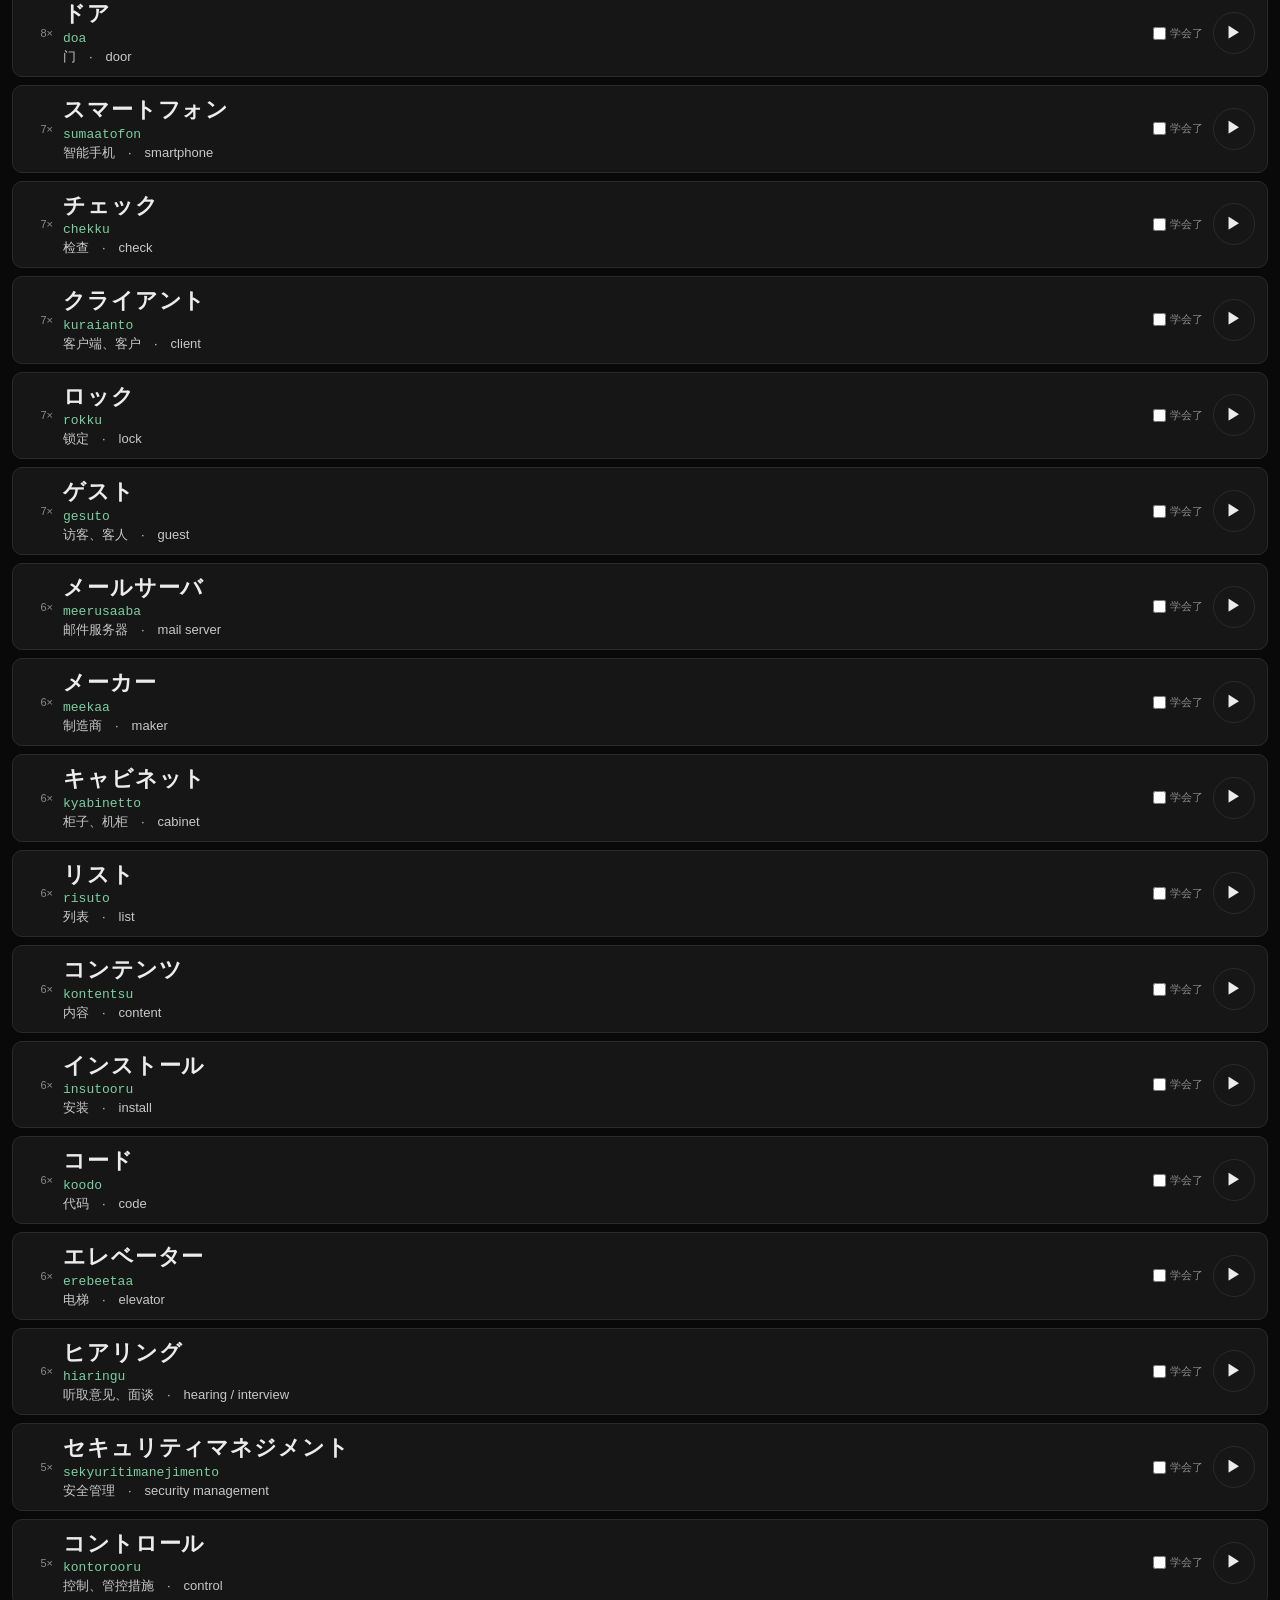
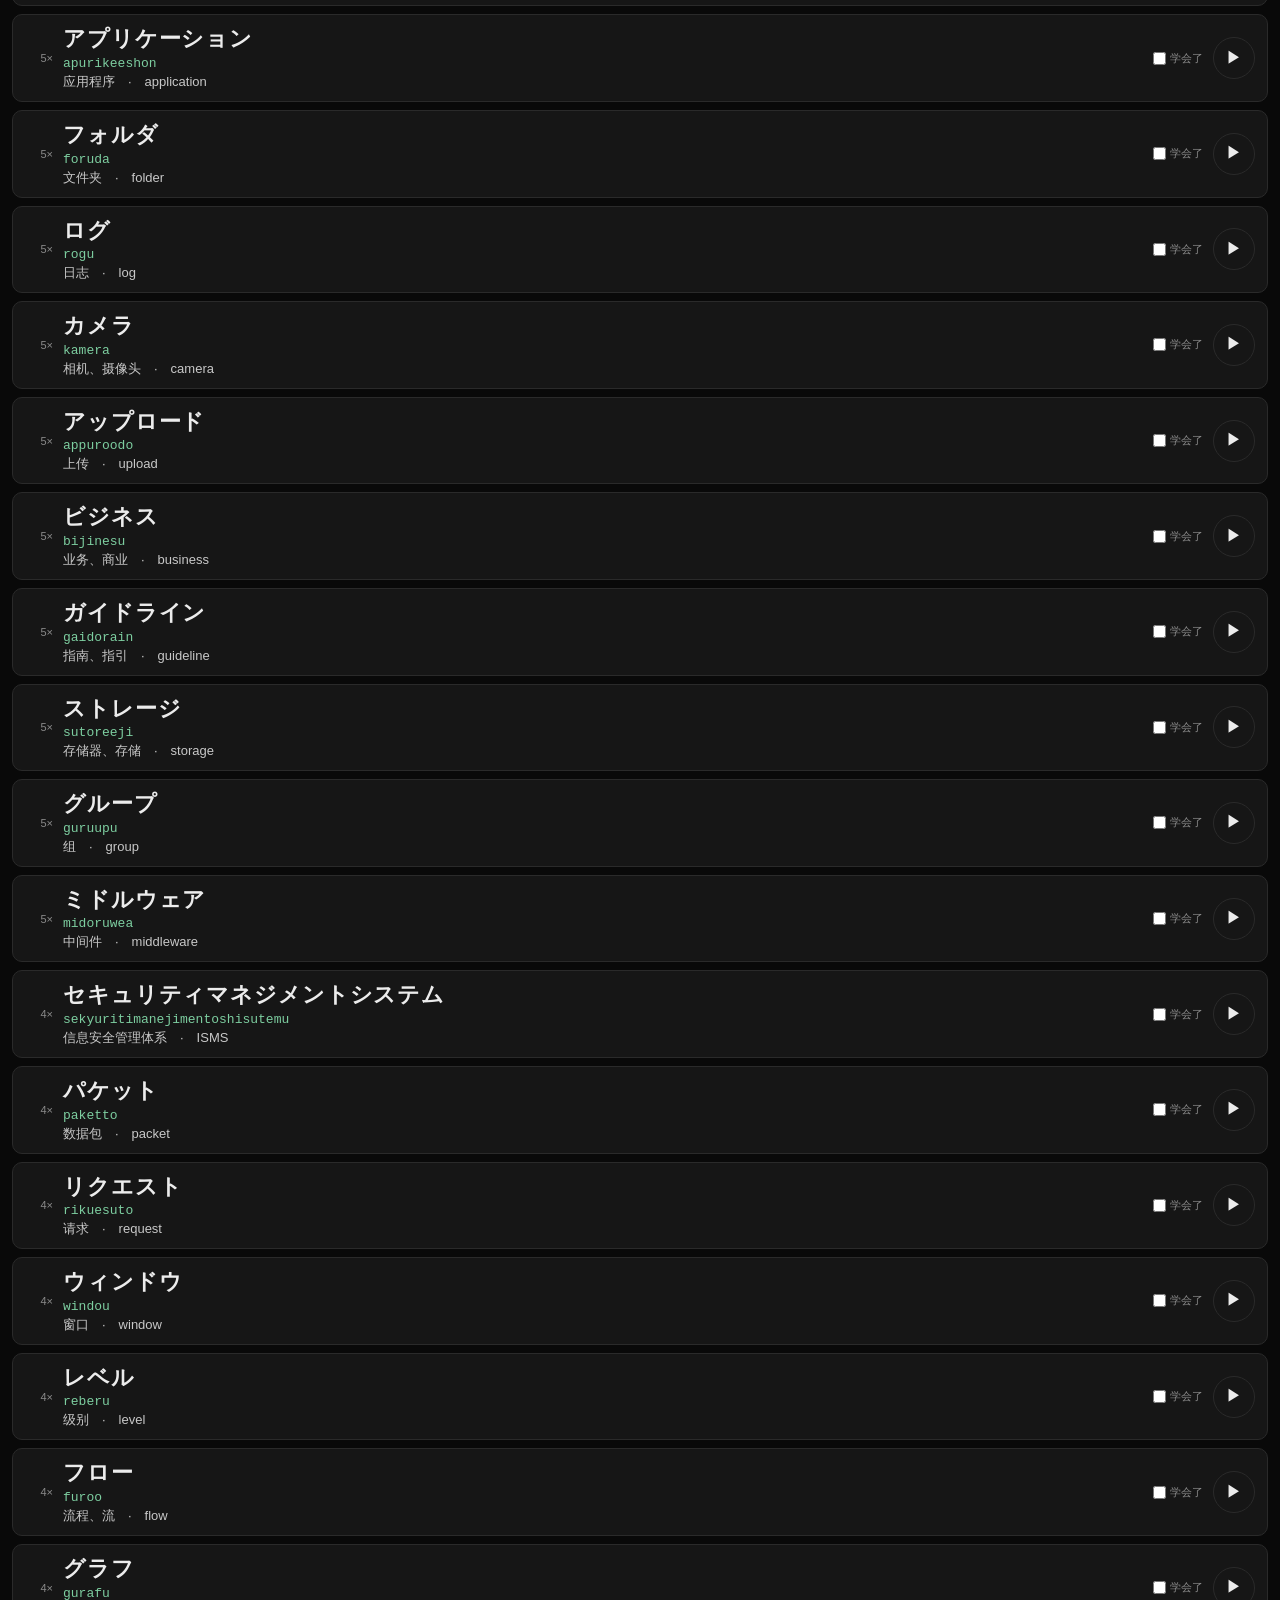
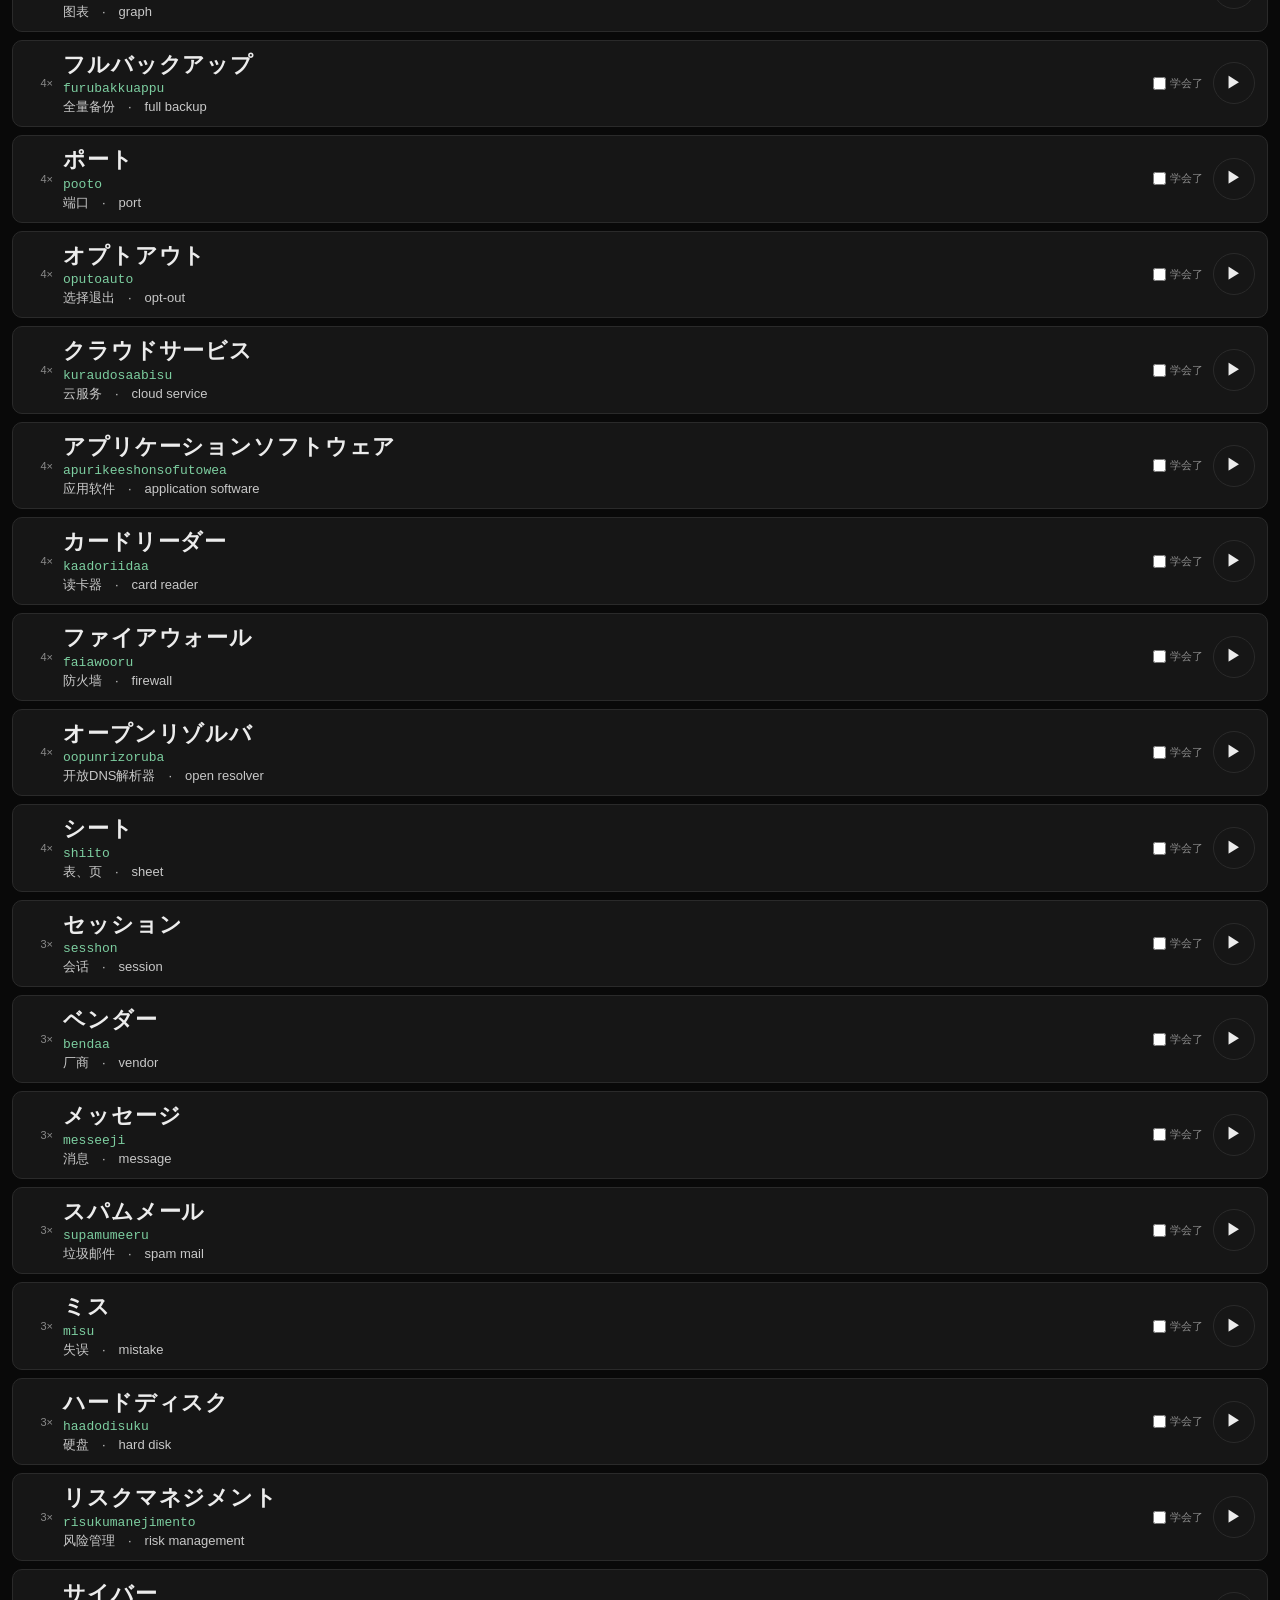
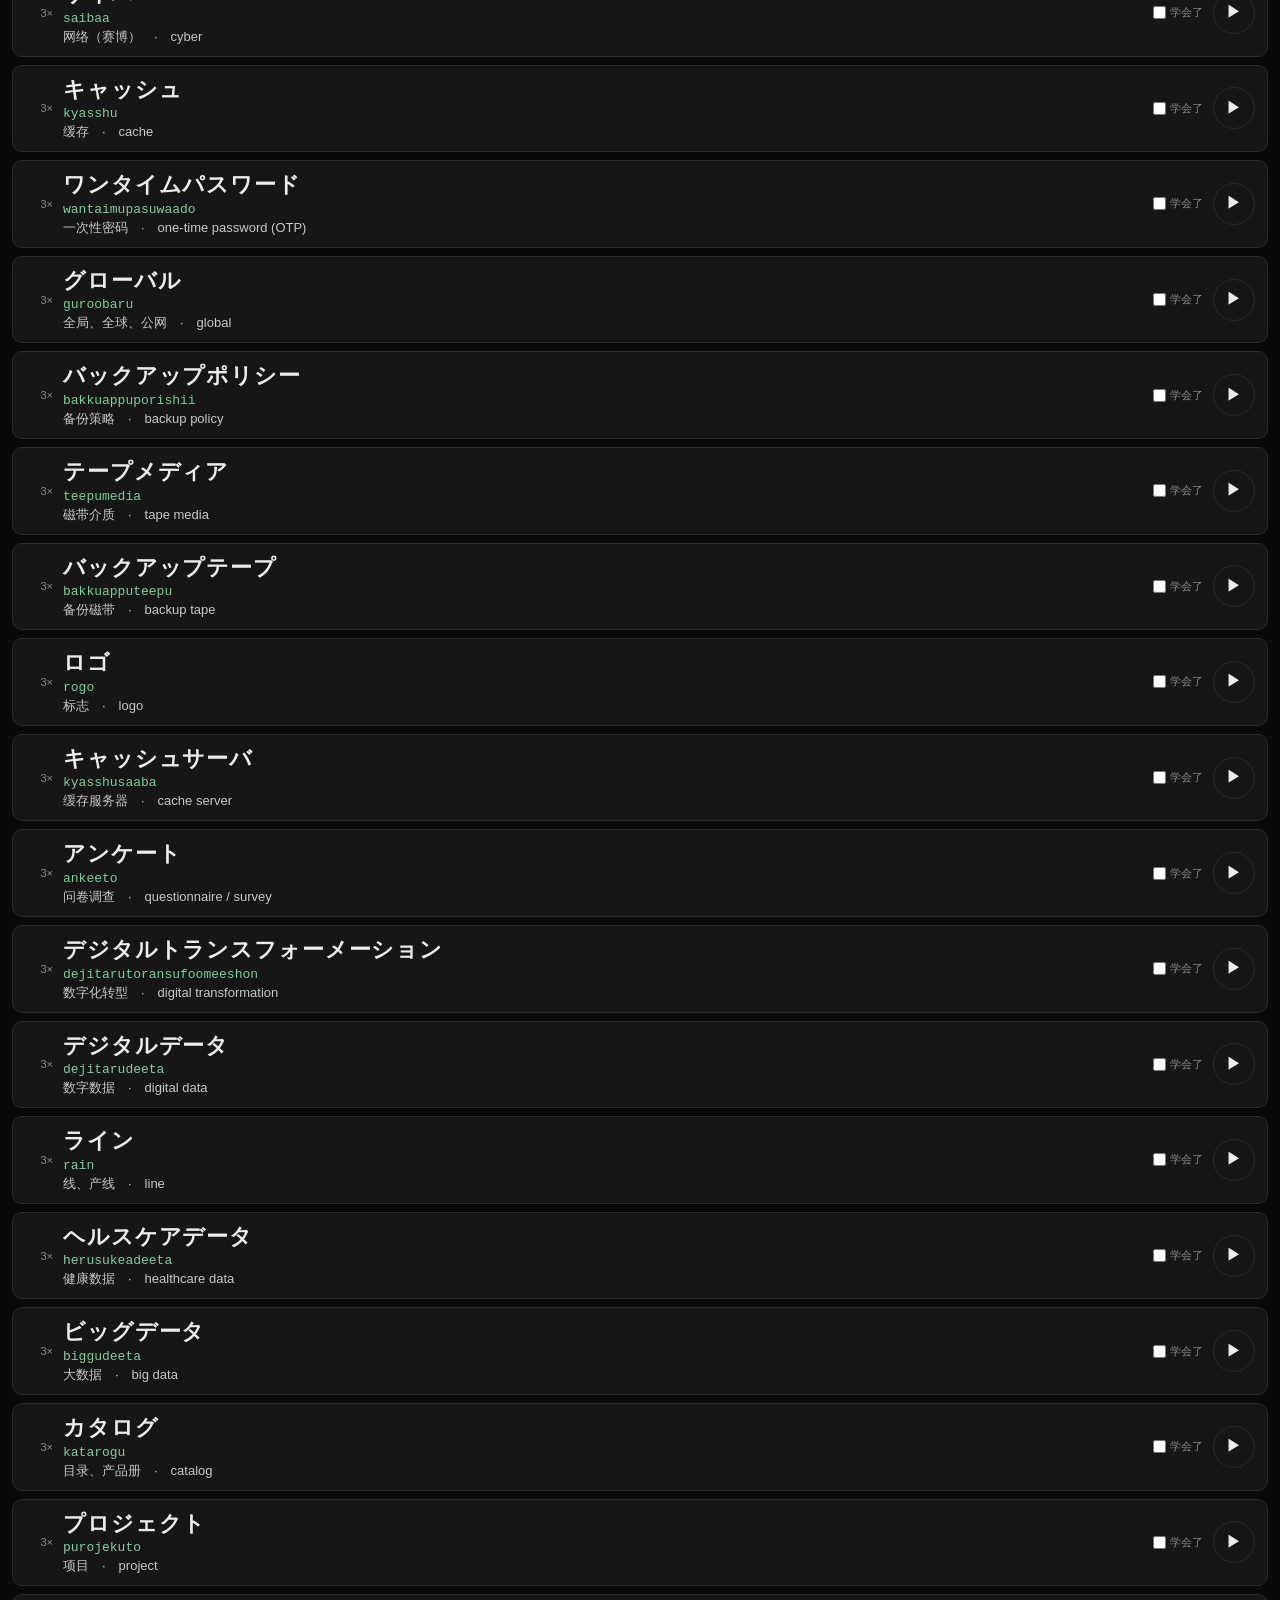
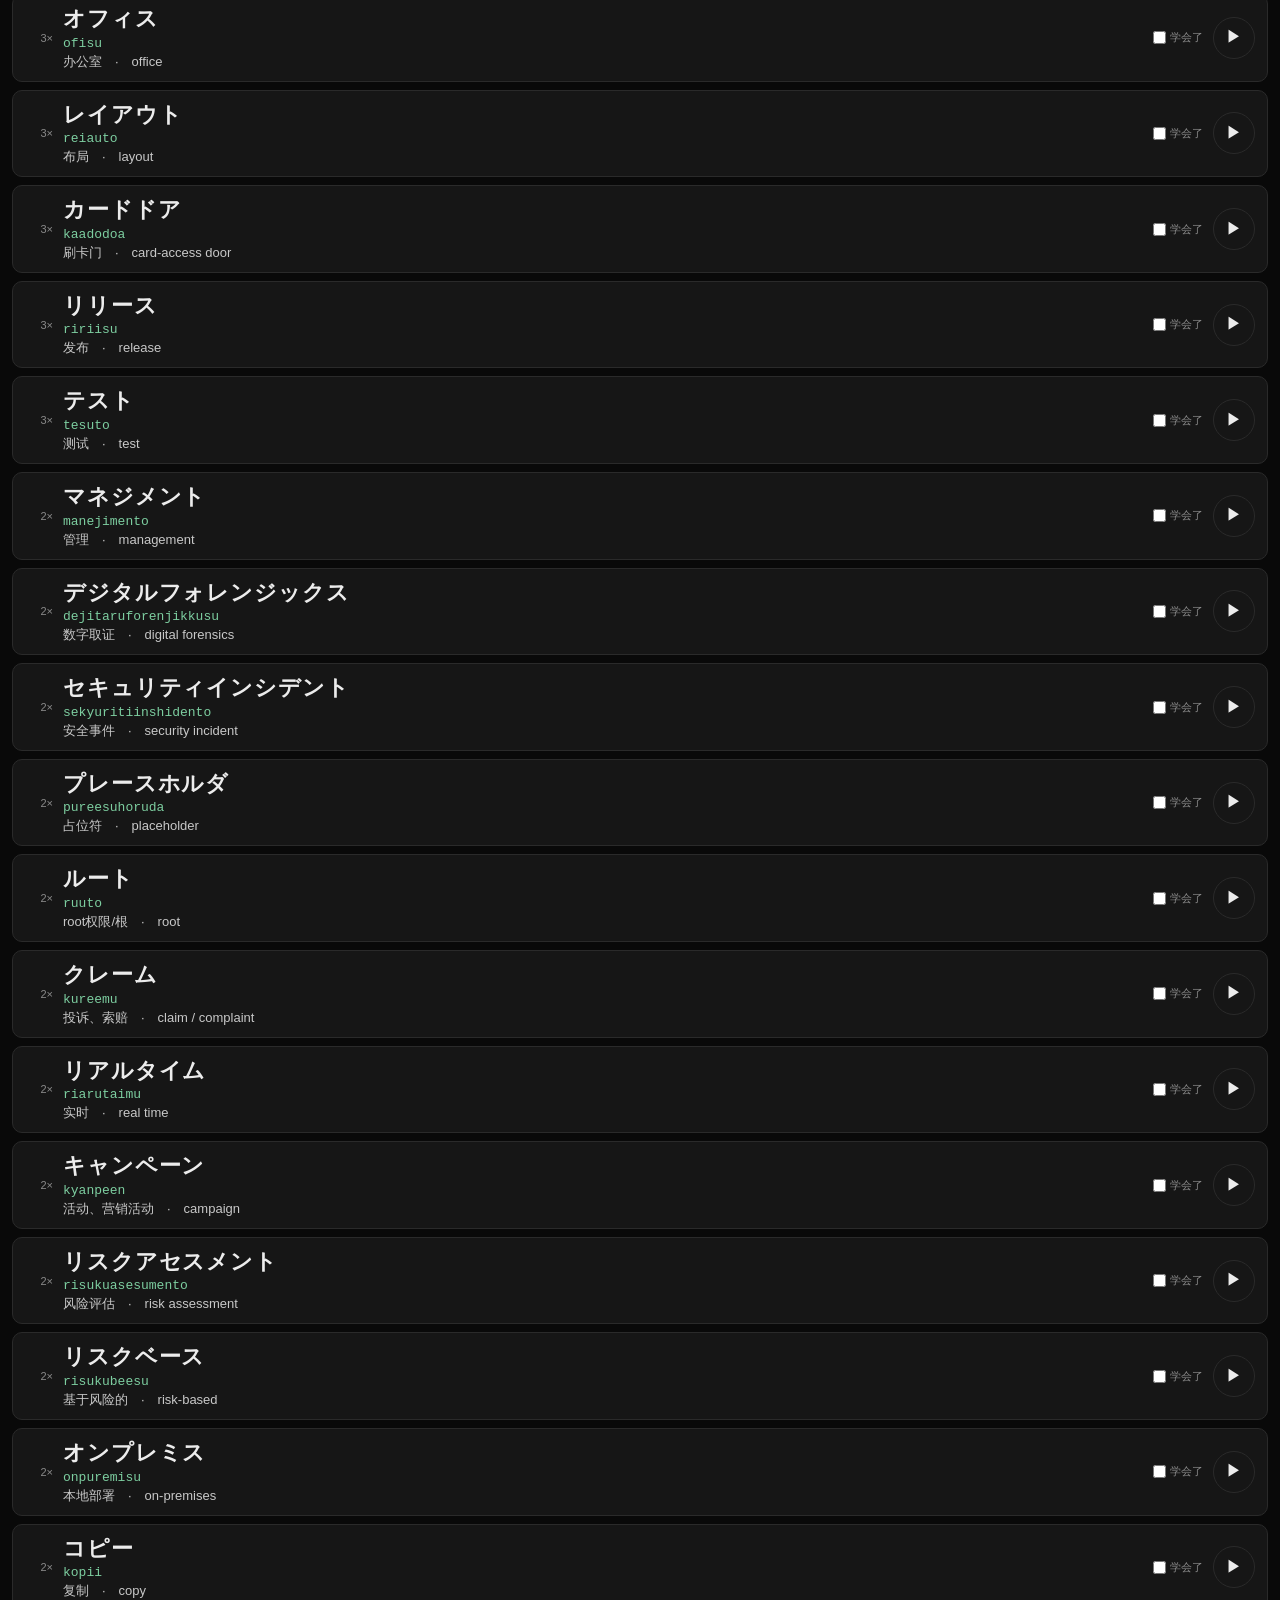
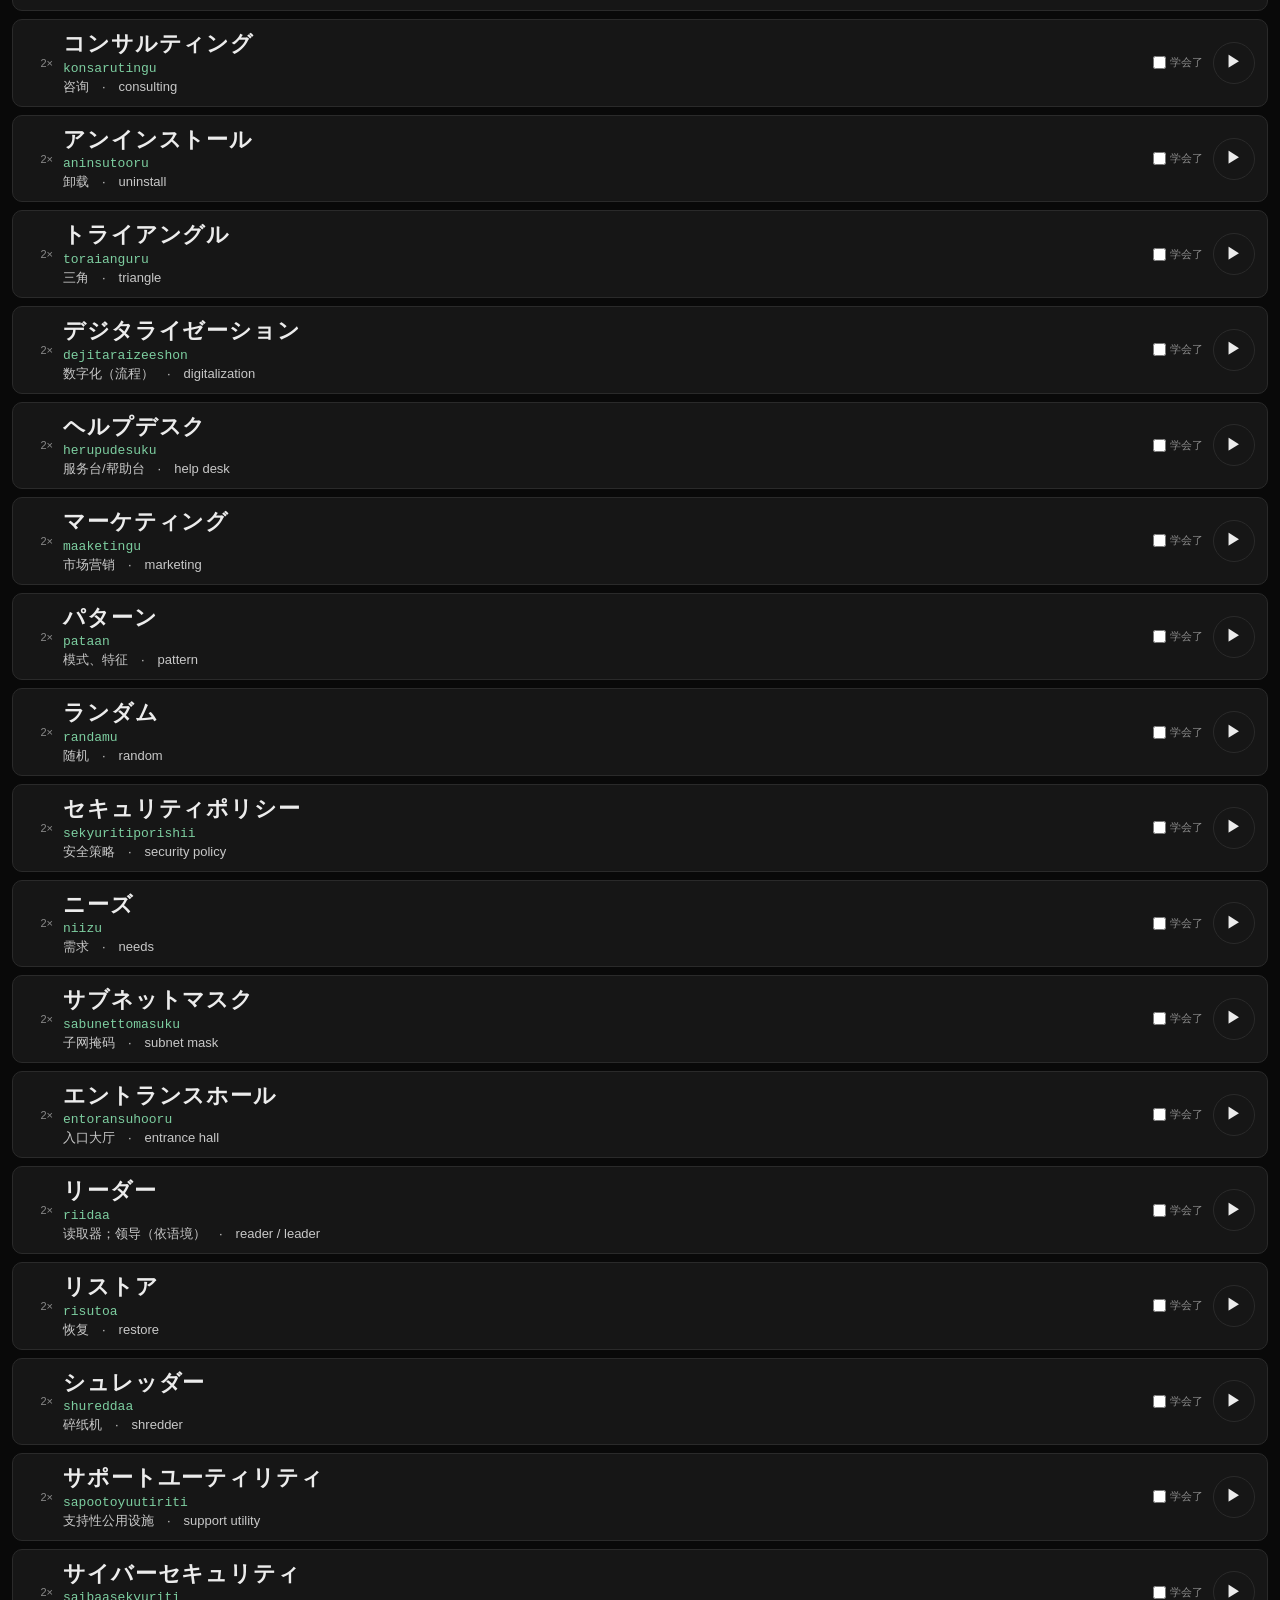
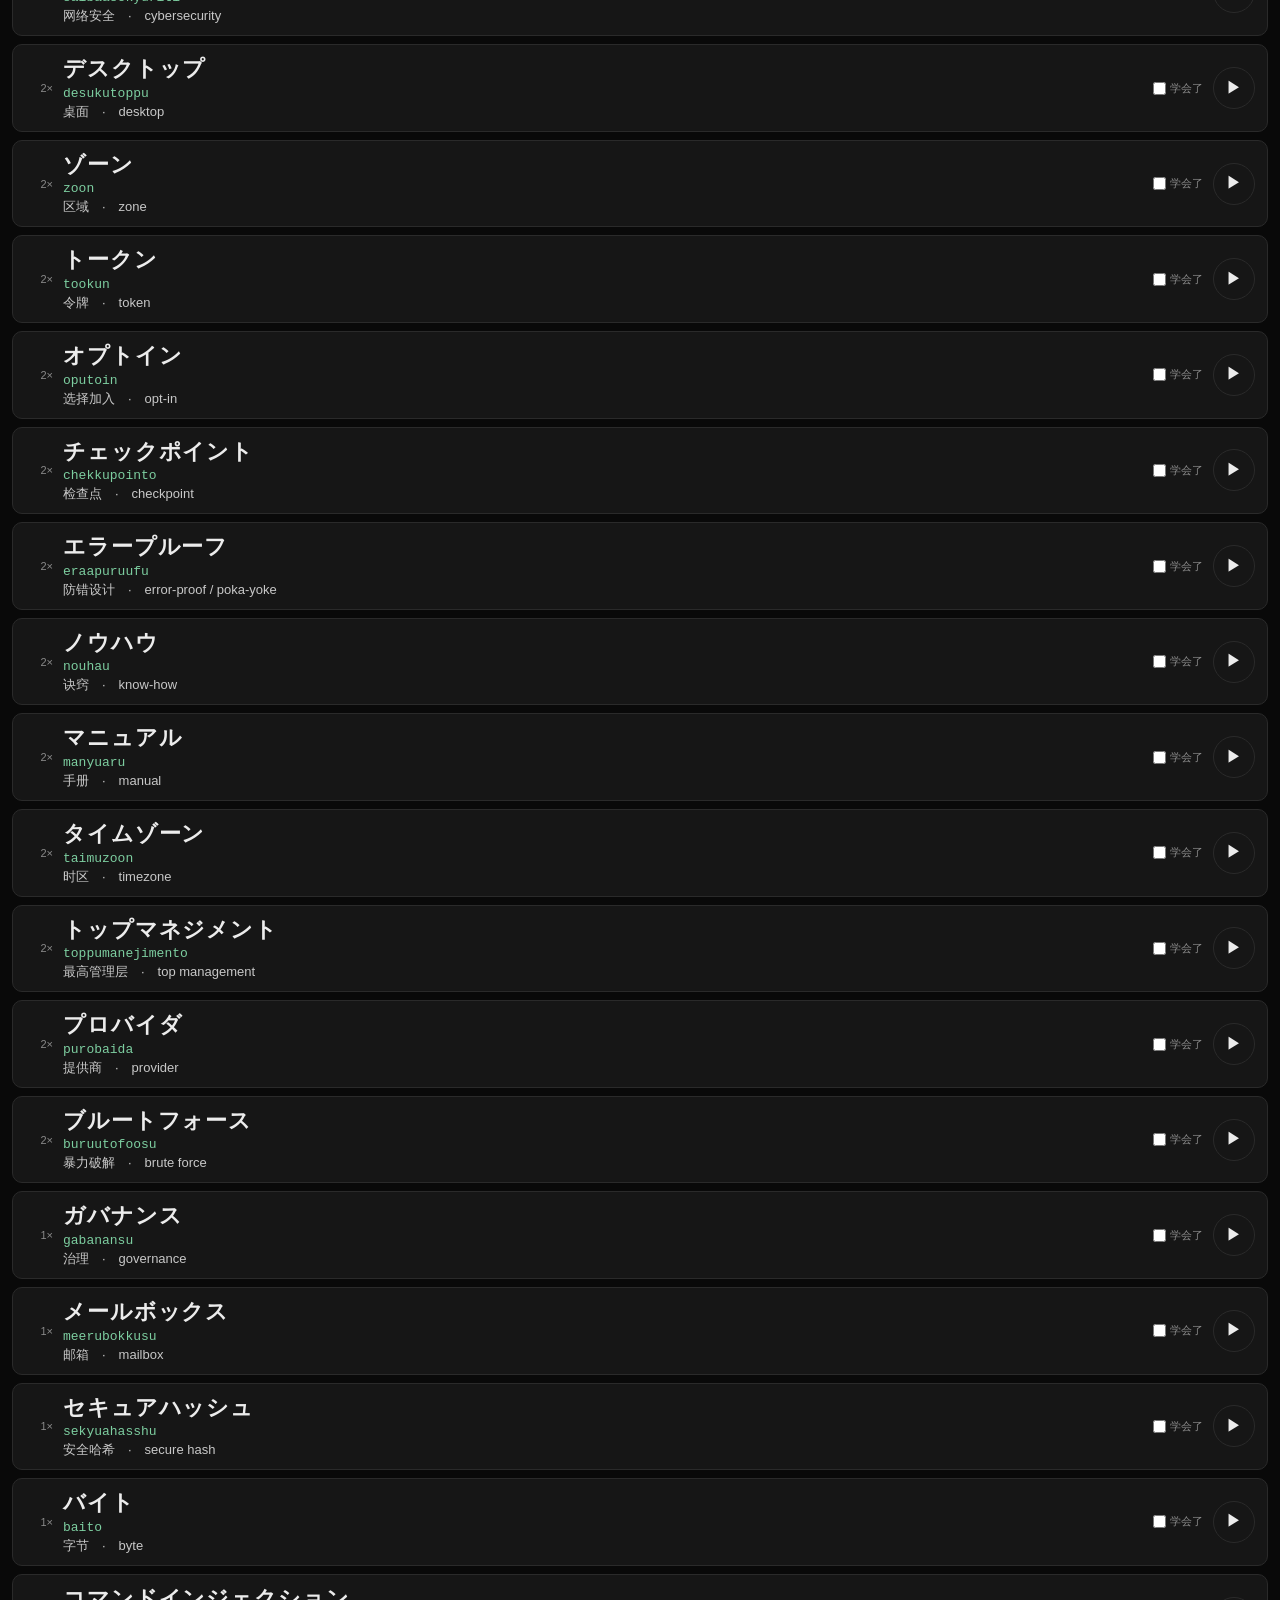
<file: 2/index.html>
<!DOCTYPE html>
<html lang="zh-CN">
<head>
  <meta charset="UTF-8" />
  <meta name="viewport" content="width=device-width, initial-scale=1, viewport-fit=cover" />
  <meta name="robots" content="noindex, nofollow" />
  <title>単語</title>
  <style>
    :root {
      --bg: #090909;
      --card: #161616;
      --card-on: #1f2a22;
      --line: #2a2a2a;
      --text: #ececec;
      --dim: #8a8a8a;
      --kana: #f4f4f4;
      --accent: #7dcea0;
      --bad: #e57373;
      --ok: #7dcea0;
    }
    * { box-sizing: border-box; margin: 0; padding: 0; }
    html, body {
      background: var(--bg);
      color: var(--text);
      font-family: "Hiragino Sans", "PingFang SC", "Noto Sans JP", sans-serif;
      min-height: 100%;
    }
    body { padding: 12px 12px calc(88px + env(safe-area-inset-bottom)); }
    header { margin-bottom: 10px; }
    h1 { font-size: 18px; font-weight: 650; letter-spacing: .2em; }
    h2 { font-size: 15px; font-weight: 650; margin-bottom: 6px; }
    .sub { color: var(--dim); font-size: 12px; margin-top: 4px; }
    .bar {
      display: flex; gap: 8px; flex-wrap: wrap; align-items: center;
      margin: 10px 0 12px;
    }
    input[type="search"] {
      flex: 1 1 160px; min-width: 140px;
      background: var(--card); color: var(--text);
      border: 1px solid var(--line); border-radius: 8px;
      padding: 8px 10px; font-size: 15px;
    }
    button, select {
      background: var(--card); color: var(--text);
      border: 1px solid var(--line); border-radius: 8px;
      padding: 8px 10px; font-size: 13px; cursor: pointer;
    }
    button:hover, button.on { border-color: var(--accent); color: var(--accent); }
    button:disabled { opacity: .45; cursor: default; }
    .rate { color: var(--dim); font-size: 12px; display: flex; align-items: center; gap: 6px; }
    input[type="range"] { width: 90px; accent-color: var(--accent); }
    .quiz {
      background: var(--card);
      border: 1px solid var(--line);
      border-radius: 12px;
      padding: 14px 14px 12px;
      margin-bottom: 14px;
    }
    .quiz-head {
      display: flex; justify-content: space-between; align-items: flex-start;
      gap: 10px; flex-wrap: wrap; margin-bottom: 10px;
    }
    .quiz-meta { color: var(--dim); font-size: 12px; margin-top: 4px; }
    .quiz-modes { display: flex; gap: 6px; flex-wrap: wrap; }
    .quiz-prompt {
      text-align: center;
      padding: 14px 8px 10px;
      border: 1px dashed var(--line);
      border-radius: 10px;
      margin-bottom: 10px;
      min-height: 72px;
      display: grid;
      place-items: center;
    }
    .quiz-kana { font-size: 34px; font-weight: 700; letter-spacing: .06em; }
    .quiz-audio { display: flex; gap: 8px; align-items: center; justify-content: center; flex-wrap: wrap; }
    .quiz-audio .big { font-size: 28px; }
    .quiz-options {
      display: grid;
      gap: 8px;
    }
    .quiz-options button {
      text-align: left;
      padding: 10px 12px;
      font-size: 14px;
      line-height: 1.4;
    }
    .quiz-options button.correct { border-color: var(--ok); color: var(--ok); }
    .quiz-options button.wrong { border-color: var(--bad); color: var(--bad); }
    .quiz-foot {
      display: flex; gap: 8px; flex-wrap: wrap; align-items: center;
      margin-top: 10px;
    }
    .quiz-result { font-size: 13px; color: var(--dim); flex: 1; }
    .list { display: flex; flex-direction: column; gap: 8px; }
    .row {
      background: var(--card); border: 1px solid var(--line);
      border-radius: 10px; padding: 10px 12px;
      display: grid; grid-template-columns: auto 1fr auto auto;
      gap: 10px; align-items: center;
    }
    .row.learned { border-color: #2f4a38; background: #141c17; }
    .row.playing { background: var(--card-on); border-color: var(--accent); }
    .n { color: var(--dim); font-size: 11px; min-width: 28px; text-align: right; }
    .kana { font-size: 22px; font-weight: 650; letter-spacing: .04em; line-height: 1.3; }
    .roma { color: var(--accent); font-size: 13px; margin-top: 2px; font-family: ui-monospace, Menlo, monospace; }
    .mean { color: #c8c8c8; font-size: 13px; margin-top: 2px; }
    .learn {
      display: flex; align-items: center; gap: 4px;
      color: var(--dim); font-size: 11px; white-space: nowrap;
      user-select: none; cursor: pointer;
    }
    .learn input { accent-color: var(--accent); cursor: pointer; }
    .play {
      width: 42px; height: 42px; border-radius: 50%;
      font-size: 16px; padding: 0; flex-shrink: 0;
    }
    .dock {
      position: fixed; left: 0; right: 0; bottom: 0;
      background: #111; border-top: 1px solid var(--line);
      padding: 10px 12px calc(10px + env(safe-area-inset-bottom));
      display: flex; gap: 8px; justify-content: center; flex-wrap: wrap;
    }
    .hint { color: var(--dim); font-size: 11px; text-align: center; margin-top: 6px; }
    .empty { color: var(--dim); padding: 20px; text-align: center; }
  </style>
</head>
<body>
  <header>
    <a href="../" style="color:#8a8a8a;font-size:12px">← 日语速查</a>
    <div style="display:flex;gap:10px;margin:8px 0 10px;font-size:13px">
      <a href="../0/" style="color:#ececec">0 速查</a>
      <a href="../1/" style="color:#ececec">1 数字</a>
      <a href="../2/" style="color:#7dcea0">2 片假名</a>
      <a href="../3/" style="color:#ececec">3 真题</a>
      <a href="../4/" style="color:#ececec">4 面试</a>
      <a href="../5/" style="color:#ececec">5 自介</a>
    </div>
    <h1>2　単語</h1>
    <div class="sub">信息处理安全 SG 片假名。勾选「学会了」，上面打乱顺序逐个考。</div>
  </header>

  <section class="quiz" id="quiz">
    <div class="quiz-head">
      <div>
        <h2>随机测验</h2>
        <div class="quiz-meta" id="quiz-meta">先勾选下面「学会了」的词，再开始</div>
      </div>
      <div class="quiz-modes">
        <button id="mode-text" type="button" class="on">看日文</button>
        <button id="mode-audio" type="button">听音</button>
      </div>
    </div>
    <div class="quiz-prompt" id="quiz-prompt">
      <div class="quiz-meta">勾选词表后点「下一题」</div>
    </div>
    <div class="quiz-options" id="quiz-options"></div>
    <div class="quiz-foot">
      <div class="quiz-result" id="quiz-result"></div>
      <button id="quiz-play" type="button" hidden>再听一遍</button>
      <button id="quiz-next" type="button">下一题</button>
    </div>
  </section>

  <div class="bar">
    <input id="q" type="search" placeholder="搜 片假名 / 中文 / 英文 / 罗马音" />
    <label class="rate">语速 <input id="rate" type="range" min="0.5" max="1.1" step="0.05" value="0.75" /> <span id="ratev">0.75</span></label>
    <button id="hide" type="button">藏意思</button>
    <button id="only-learned" type="button">只看学会</button>
  </div>
  <div id="list" class="list"></div>
  <p class="hint" id="count"></p>
  <div class="dock">
    <button id="prev" type="button">上一个</button>
    <button id="playone" type="button">读当前</button>
    <button id="auto" type="button">连续跟读</button>
    <button id="stop" type="button">停</button>
    <button id="next" type="button">下一个</button>
  </div>
  <script>
    const $ = (id) => document.getElementById(id);
    const LEARNED_KEY = "japanese-study-2-learned";
    let words = [];
    let shown = [];
    let cur = 0;
    let auto = false;
    let hide = false;
    let onlyLearned = false;
    let jaVoice = null;
    let learned = new Set();
    let quizMode = "text";
    let quizWord = null;
    let quizAnswered = false;
    let quizQueue = [];
    let quizPos = 0;

    function loadLearned() {
      try {
        learned = new Set(JSON.parse(localStorage.getItem(LEARNED_KEY) || "[]"));
      } catch {
        learned = new Set();
      }
    }

    function saveLearned() {
      localStorage.setItem(LEARNED_KEY, JSON.stringify([...learned]));
    }

    function isLearned(kana) {
      return learned.has(kana);
    }

    function learnedPool() {
      return words.filter((w) => isLearned(w.kana));
    }

    function pickVoice() {
      const vs = speechSynthesis.getVoices();
      jaVoice =
        vs.find((v) => v.lang === "ja-JP" && /kyoko|siri|google|otoya|nanami|haruka/i.test(v.name)) ||
        vs.find((v) => v.lang.startsWith("ja")) ||
        null;
    }
    speechSynthesis.onvoiceschanged = pickVoice;
    pickVoice();
    loadLearned();

    function speak(text, then) {
      speechSynthesis.cancel();
      const u = new SpeechSynthesisUtterance(text);
      u.lang = "ja-JP";
      u.rate = parseFloat($("rate").value);
      if (jaVoice) u.voice = jaVoice;
      u.onend = () => { if (then) then(); };
      u.onerror = () => { if (then) then(); };
      speechSynthesis.speak(u);
    }

    function shuffle(arr) {
      const a = arr.slice();
      for (let i = a.length - 1; i > 0; i--) {
        const j = Math.floor(Math.random() * (i + 1));
        [a[i], a[j]] = [a[j], a[i]];
      }
      return a;
    }

    function uniqueCn(pool, exclude) {
      const seen = new Set([exclude]);
      const out = [];
      for (const w of shuffle(pool)) {
        const cn = w.cn.split(/[、，,/]/)[0].trim();
        if (!seen.has(cn)) {
          seen.add(cn);
          out.push(cn);
        }
        if (out.length >= 3) break;
      }
      return out;
    }

    function resetQuizQueue() {
      quizQueue = shuffle(learnedPool());
      quizPos = 0;
    }

    function invalidateQuizQueue() {
      quizQueue = [];
      quizPos = 0;
      quizWord = null;
      quizAnswered = false;
    }

    function updateQuizMeta() {
      const n = learnedPool().length;
      if (!n) {
        $("quiz-meta").textContent = "先勾选下面「学会了」的词，再开始";
      } else if (quizQueue.length) {
        const done = Math.min(quizPos, quizQueue.length);
        $("quiz-meta").textContent =
          "已学会 " + n + " 个 · 本轮 " + done + " / " + quizQueue.length + "（打乱顺序逐个测）";
      } else {
        $("quiz-meta").textContent = "已学会 " + n + " 个 · 打乱顺序逐个测完一轮";
      }
      $("quiz-next").disabled = n === 0;
      $("quiz-play").hidden = quizMode !== "audio" || !quizWord;
    }

    function renderQuizPrompt() {
      const prompt = $("quiz-prompt");
      if (!quizWord) {
        prompt.innerHTML = '<div class="quiz-meta">勾选词表后点「下一题」</div>';
        $("quiz-play").hidden = true;
        return;
      }
      if (quizMode === "text") {
        prompt.innerHTML = '<div class="quiz-kana">' + quizWord.kana + "</div>";
        $("quiz-play").hidden = true;
      } else {
        prompt.innerHTML =
          '<div class="quiz-audio"><span class="big">🔊</span><span class="quiz-meta">听读音，选中文意思</span></div>';
        $("quiz-play").hidden = false;
      }
    }

    function renderQuizOptions() {
      const box = $("quiz-options");
      box.innerHTML = "";
      if (!quizWord) return;
      const pool = learnedPool().length >= 4 ? learnedPool() : words;
      const correct = quizWord.cn.split(/[、，,/]/)[0].trim();
      const options = shuffle([correct, ...uniqueCn(pool, correct)]).slice(0, 4);
      options.forEach((cn) => {
        const btn = document.createElement("button");
        btn.type = "button";
        btn.textContent = cn;
        btn.addEventListener("click", () => answerQuiz(cn, btn));
        box.appendChild(btn);
      });
    }

    function answerQuiz(choice, btn) {
      if (quizAnswered || !quizWord) return;
      quizAnswered = true;
      const correct = quizWord.cn.split(/[、，,/]/)[0].trim();
      const ok = choice === correct;
      [...$("quiz-options").children].forEach((el) => {
        const text = el.textContent;
        const isRight = text === correct;
        el.disabled = true;
        if (isRight) el.classList.add("correct");
        else if (el === btn) el.classList.add("wrong");
      });
      $("quiz-result").textContent = ok
        ? "✓ 对了：" + quizWord.kana + " = " + correct
        : "✗ 答案是「" + correct + "」（" + quizWord.kana + "）";
    }

    function nextQuiz() {
      const pool = learnedPool();
      if (!pool.length) {
        invalidateQuizQueue();
        renderQuizPrompt();
        $("quiz-options").innerHTML = "";
        $("quiz-result").textContent = "";
        updateQuizMeta();
        return;
      }
      if (!quizQueue.length || quizPos >= quizQueue.length) {
        const newRound = quizQueue.length && quizPos >= quizQueue.length;
        resetQuizQueue();
        if (newRound) $("quiz-result").textContent = "一轮完成，重新洗牌";
      }
      quizWord = quizQueue[quizPos++];
      quizAnswered = false;
      if (!($("quiz-result").textContent || "").includes("一轮完成")) {
        $("quiz-result").textContent = "";
      }
      renderQuizPrompt();
      renderQuizOptions();
      updateQuizMeta();
      if (quizMode === "audio") speak(quizWord.kana);
    }

    function mark(i) {
      document.querySelectorAll(".row").forEach((el) => el.classList.remove("playing"));
      const el = document.querySelector('.row[data-i="' + i + '"]');
      if (el) {
        el.classList.add("playing");
        el.scrollIntoView({ block: "center", behavior: "smooth" });
      }
    }

    function playIndex(i, chain) {
      if (i < 0 || i >= shown.length) { auto = false; $("auto").classList.remove("on"); return; }
      cur = i;
      mark(i);
      speak(shown[i].kana, () => {
        if (!auto) return;
        setTimeout(() => playIndex(i + 1, true), 650);
      });
    }

    function render() {
      const q = $("q").value.trim().toLowerCase();
      shown = words.filter((w) => {
        if (onlyLearned && !isLearned(w.kana)) return false;
        if (!q) return true;
        return [w.kana, w.roma, w.cn, w.en, w.phonetic].join(" ").toLowerCase().includes(q);
      });
      const learnedCount = learnedPool().length;
      $("count").textContent = shown.length + " / " + words.length + " · 已学会 " + learnedCount;
      $("list").innerHTML = shown.map((w, i) => `
        <div class="row${isLearned(w.kana) ? " learned" : ""}" data-i="${i}" data-kana="${w.kana}">
          <div class="n">${w.count}×</div>
          <div>
            <div class="kana">${w.kana}</div>
            <div class="roma">${w.roma}</div>
            <div class="mean"${hide ? ' style="visibility:hidden"' : ""}>${w.cn}　·　${w.en}</div>
          </div>
          <label class="learn"><input type="checkbox" data-learn="${w.kana}"${isLearned(w.kana) ? " checked" : ""}>学会了</label>
          <button class="play" type="button" data-speak="${i}" aria-label="play">▶</button>
        </div>
      `).join("") || '<p class="empty">没有匹配</p>';
      updateQuizMeta();
    }

    $("mode-text").onclick = () => {
      quizMode = "text";
      $("mode-text").classList.add("on");
      $("mode-audio").classList.remove("on");
      quizAnswered = false;
      renderQuizPrompt();
      renderQuizOptions();
      updateQuizMeta();
    };
    $("mode-audio").onclick = () => {
      quizMode = "audio";
      $("mode-audio").classList.add("on");
      $("mode-text").classList.remove("on");
      quizAnswered = false;
      renderQuizPrompt();
      renderQuizOptions();
      updateQuizMeta();
      if (quizWord) speak(quizWord.kana);
    };
    $("quiz-next").onclick = nextQuiz;
    $("quiz-play").onclick = () => { if (quizWord) speak(quizWord.kana); };

    $("q").addEventListener("input", render);
    $("rate").addEventListener("input", () => { $("ratev").textContent = $("rate").value; });
    $("hide").addEventListener("click", () => {
      hide = !hide;
      $("hide").classList.toggle("on", hide);
      $("hide").textContent = hide ? "显示意思" : "藏意思";
      render();
    });
    $("only-learned").addEventListener("click", () => {
      onlyLearned = !onlyLearned;
      $("only-learned").classList.toggle("on", onlyLearned);
      $("only-learned").textContent = onlyLearned ? "显示全部" : "只看学会";
      render();
    });
    $("list").addEventListener("click", (e) => {
      if (e.target.matches("[data-learn]")) {
        const kana = e.target.dataset.learn;
        if (e.target.checked) learned.add(kana);
        else learned.delete(kana);
        saveLearned();
        invalidateQuizQueue();
        render();
        return;
      }
      const btn = e.target.closest("[data-speak]");
      const row = e.target.closest(".row");
      const i = btn ? +btn.dataset.speak : (row ? +row.dataset.i : -1);
      if (i < 0) return;
      auto = false;
      $("auto").classList.remove("on");
      playIndex(i);
    });
    $("playone").onclick = () => { auto = false; $("auto").classList.remove("on"); playIndex(cur); };
    $("prev").onclick = () => { auto = false; playIndex(Math.max(0, cur - 1)); };
    $("next").onclick = () => { auto = false; playIndex(Math.min(shown.length - 1, cur + 1)); };
    $("auto").onclick = () => {
      auto = !auto;
      $("auto").classList.toggle("on", auto);
      if (auto) playIndex(cur);
      else speechSynthesis.cancel();
    };
    $("stop").onclick = () => { auto = false; $("auto").classList.remove("on"); speechSynthesis.cancel(); };

    fetch("words.json")
      .then((r) => r.json())
      .then((data) => { words = data; render(); updateQuizMeta(); })
      .catch(() => { $("list").innerHTML = '<p class="empty">词表加载失败</p>'; });
  </script>
</body>
</html>
</file>
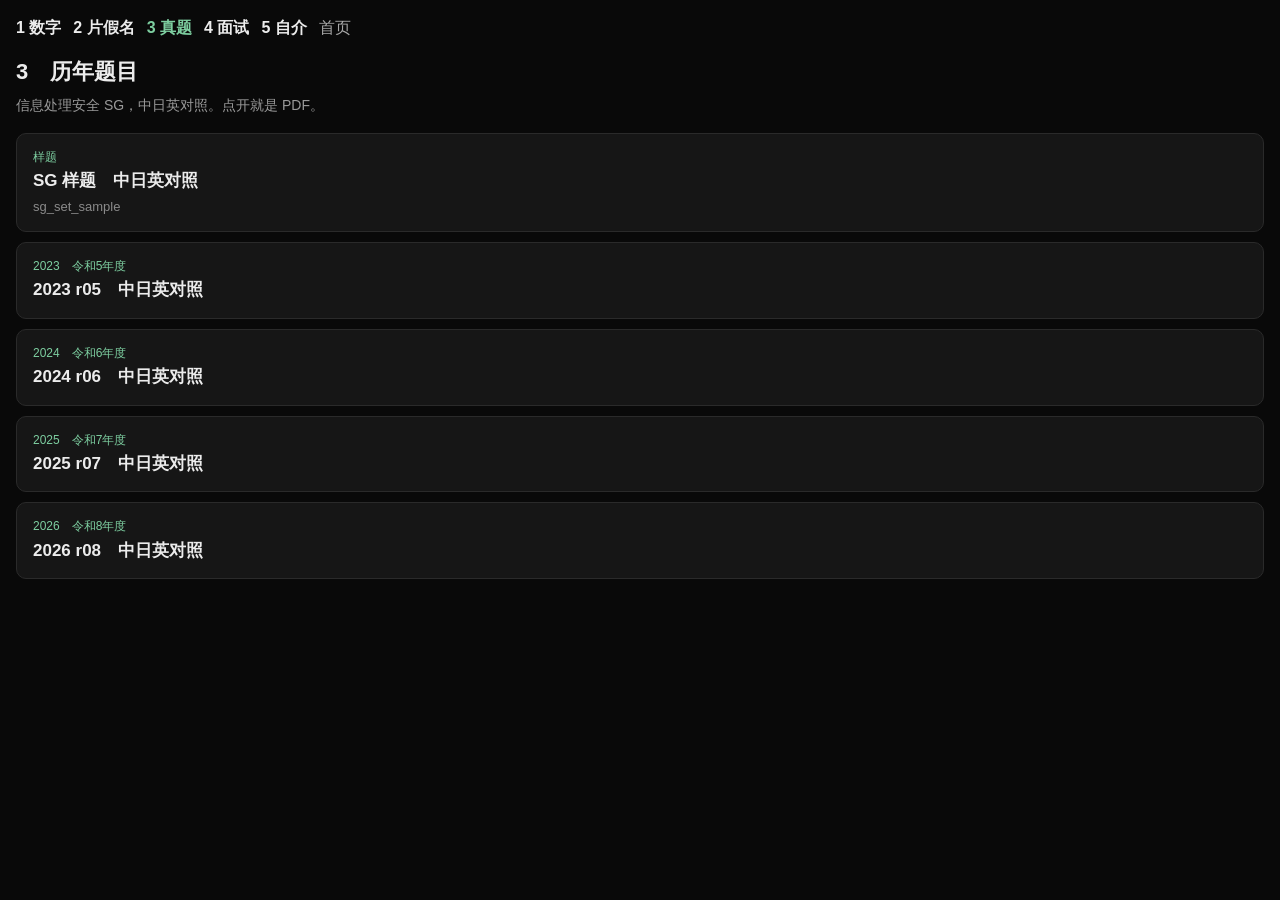
<file: 3/index.html>
<!DOCTYPE html>
<html lang="zh-CN">
<head>
  <meta charset="UTF-8" />
  <meta name="viewport" content="width=device-width, initial-scale=1" />
  <meta name="robots" content="noindex, nofollow" />
  <title>3　SG 历年真题</title>
  <style>
    * { box-sizing: border-box; margin: 0; padding: 0; }
    body {
      font-family: "PingFang SC", "Hiragino Sans GB", sans-serif;
      background: #090909; color: #ececec;
      padding: 16px 16px 40px; line-height: 1.55;
    }
    a { color: #7dcea0; text-decoration: none; }
    a:hover { text-decoration: underline; }
    .nums { display: flex; gap: 12px; font-weight: 700; margin-bottom: 14px; }
    .nums a { color: #ececec; }
    .nums a.on { color: #7dcea0; }
    h1 { font-size: 22px; margin: 8px 0 6px; }
    p { color: #9a9a9a; font-size: 14px; margin-bottom: 16px; }
    .item {
      display: block; background: #161616; border: 1px solid #2a2a2a;
      border-radius: 10px; padding: 14px 16px; margin-bottom: 10px; color: #ececec;
    }
    .item:hover { border-color: #7dcea0; }
    .n { color: #7dcea0; font-size: 12px; }
    .t { font-size: 17px; font-weight: 650; margin-top: 2px; }
    .s { color: #8a8a8a; font-size: 13px; margin-top: 2px; }
  </style>
</head>
<body>
  <div class="nums">
    <a href="../1/">1 数字</a>
    <a href="../2/">2 片假名</a>
    <a href="../3/" class="on">3 真题</a>
    <a href="../4/">4 面试</a>
    <a href="../5/">5 自介</a>
    <a href="../" style="opacity:.7;font-weight:500">首页</a>
  </div>
  <h1>3　历年题目</h1>
  <p>信息处理安全 SG，中日英对照。点开就是 PDF。</p>
  <a class="item" href="sample.pdf">
    <div class="n">样题</div>
    <div class="t">SG 样题　中日英对照</div>
    <div class="s">sg_set_sample</div>
  </a>
  <a class="item" href="2023-r05.pdf">
    <div class="n">2023　令和5年度</div>
    <div class="t">2023 r05　中日英对照</div>
  </a>
  <a class="item" href="2024-r06.pdf">
    <div class="n">2024　令和6年度</div>
    <div class="t">2024 r06　中日英对照</div>
  </a>
  <a class="item" href="2025-r07.pdf">
    <div class="n">2025　令和7年度</div>
    <div class="t">2025 r07　中日英对照</div>
  </a>
  <a class="item" href="2026-r08.pdf">
    <div class="n">2026　令和8年度</div>
    <div class="t">2026 r08　中日英对照</div>
  </a>
</body>
</html>
</file>
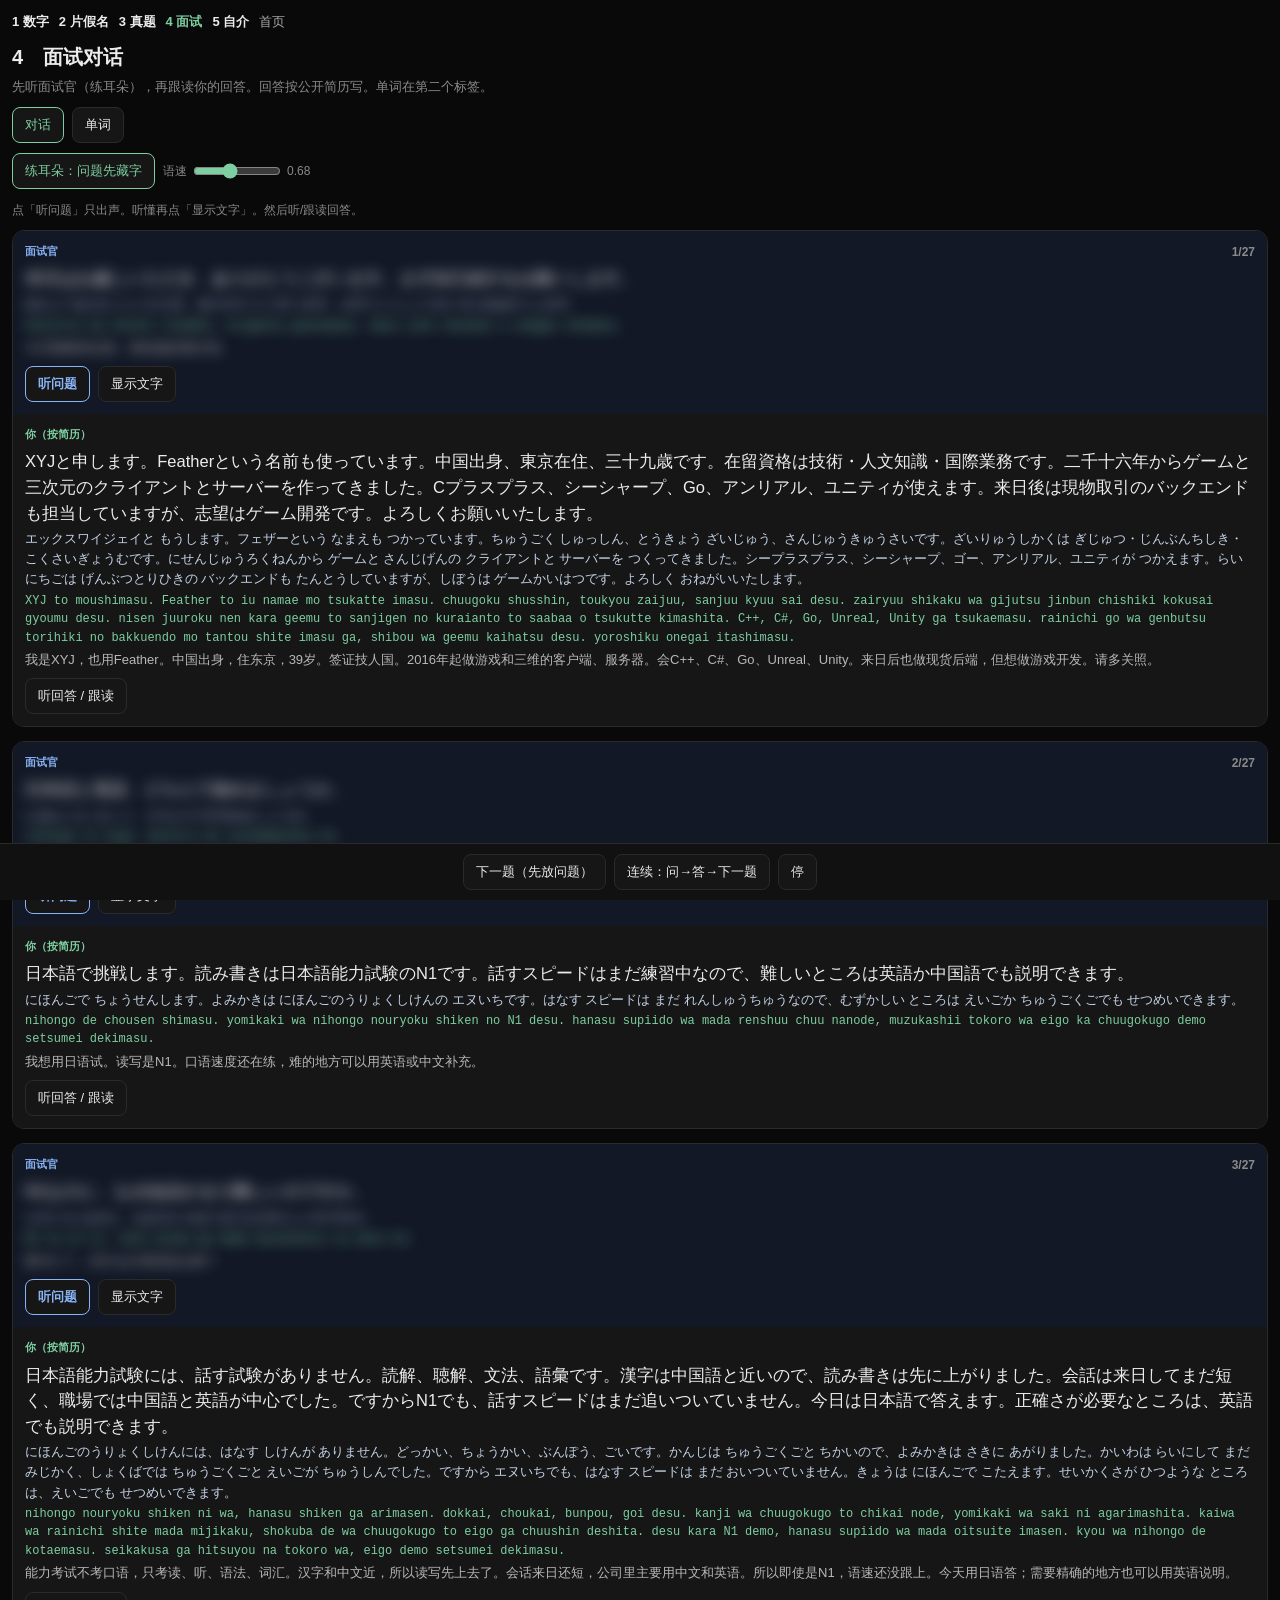
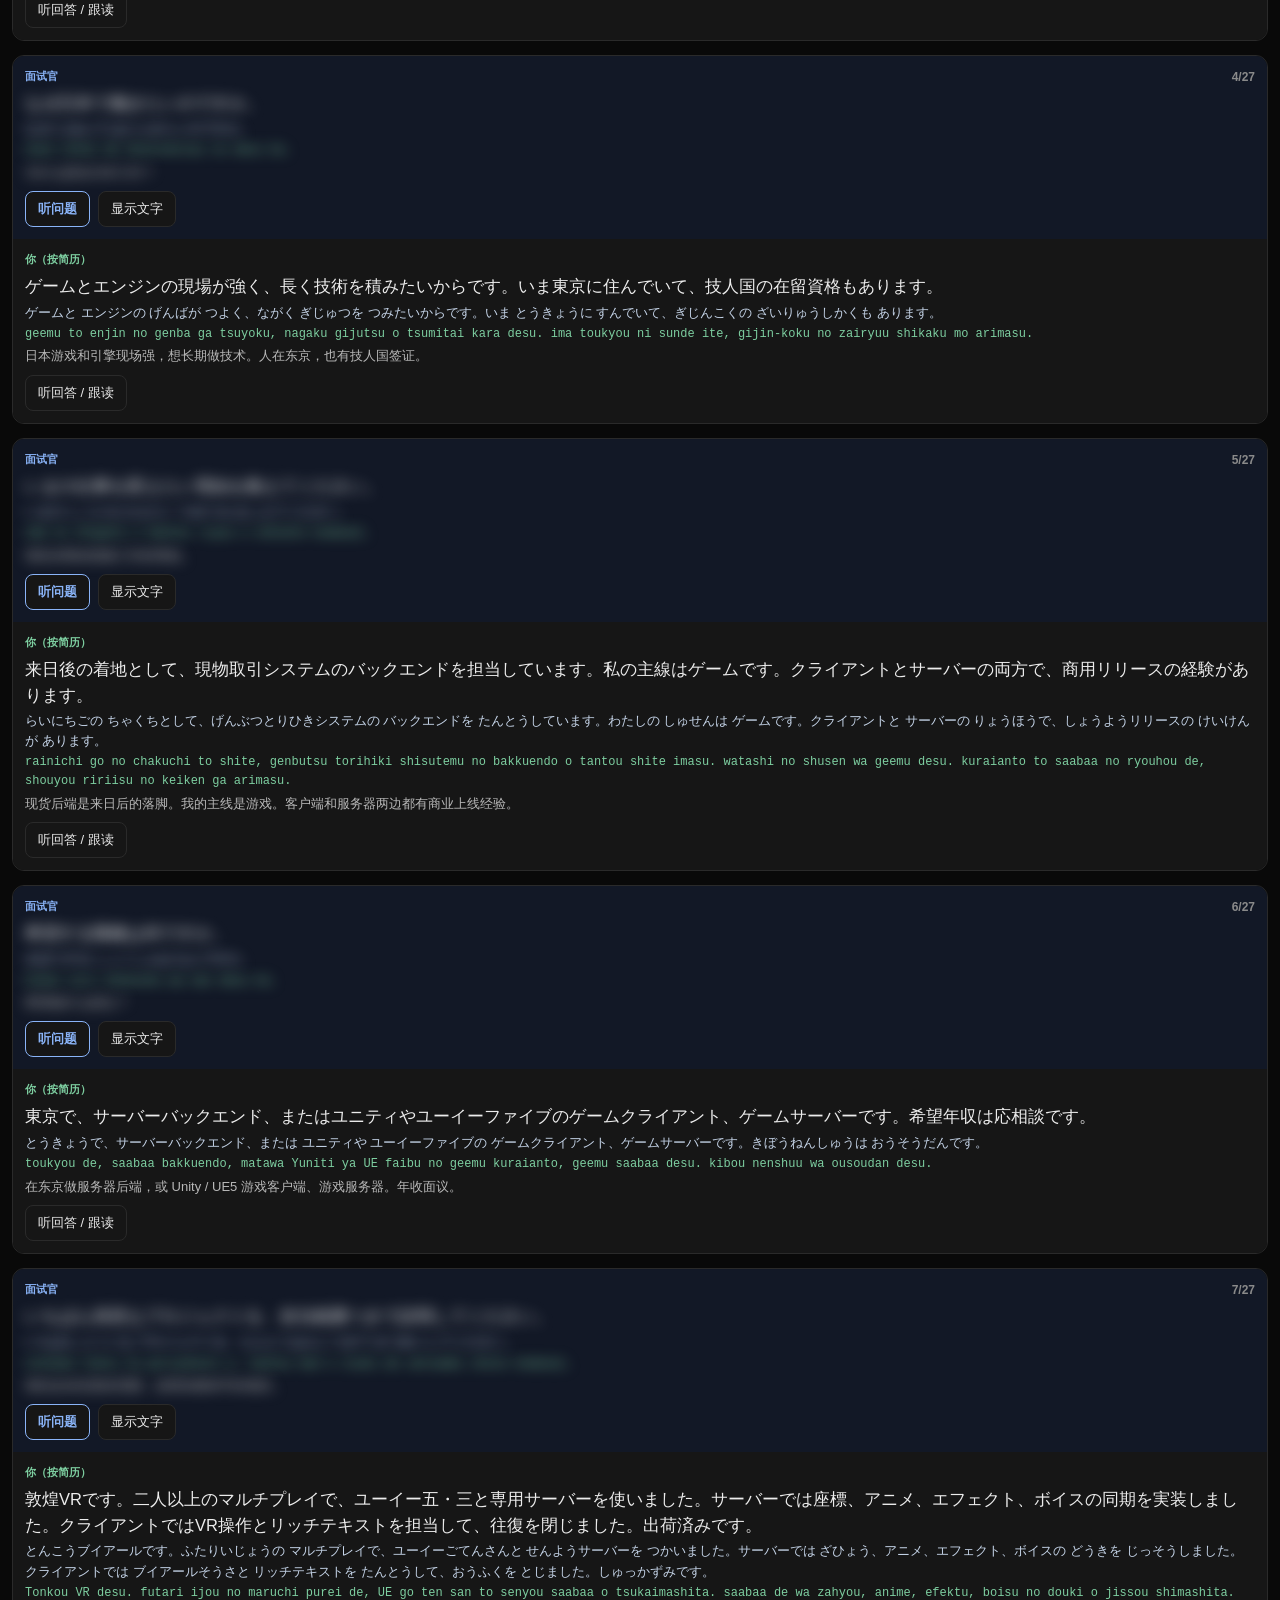
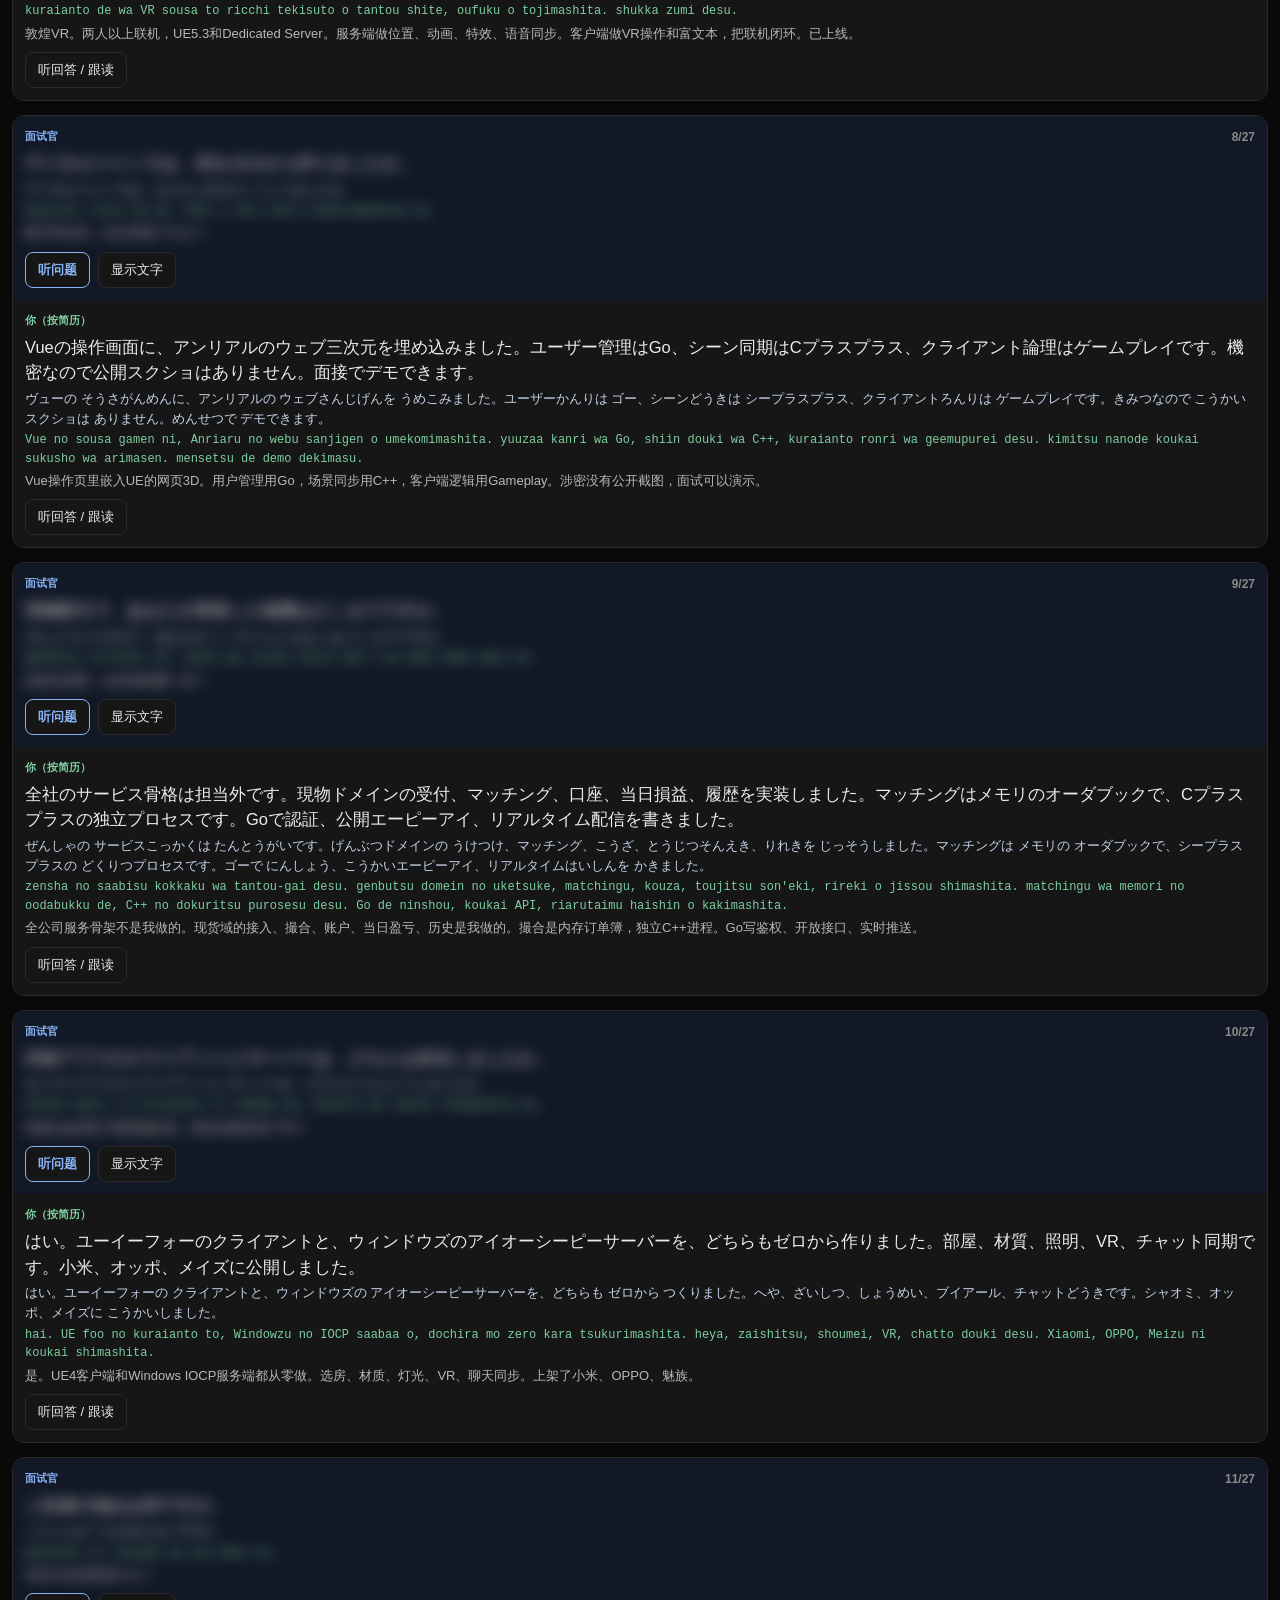
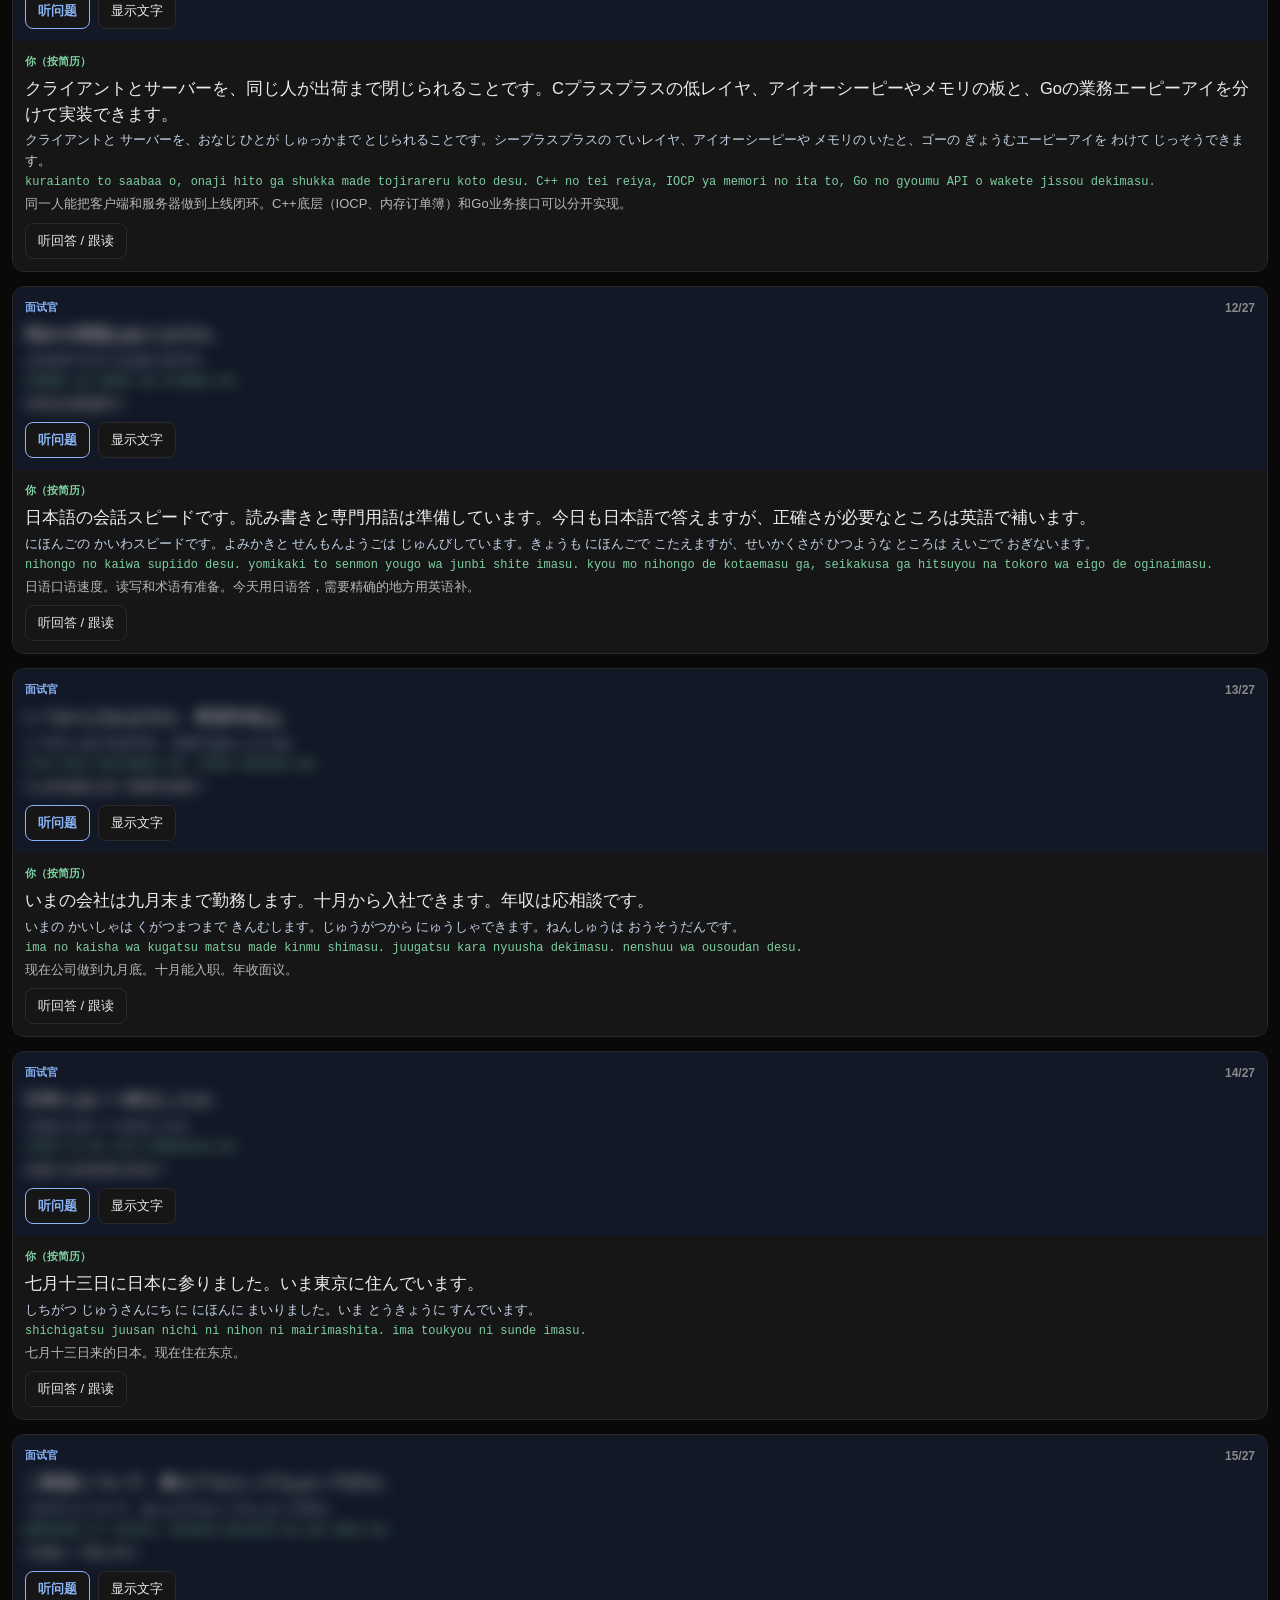
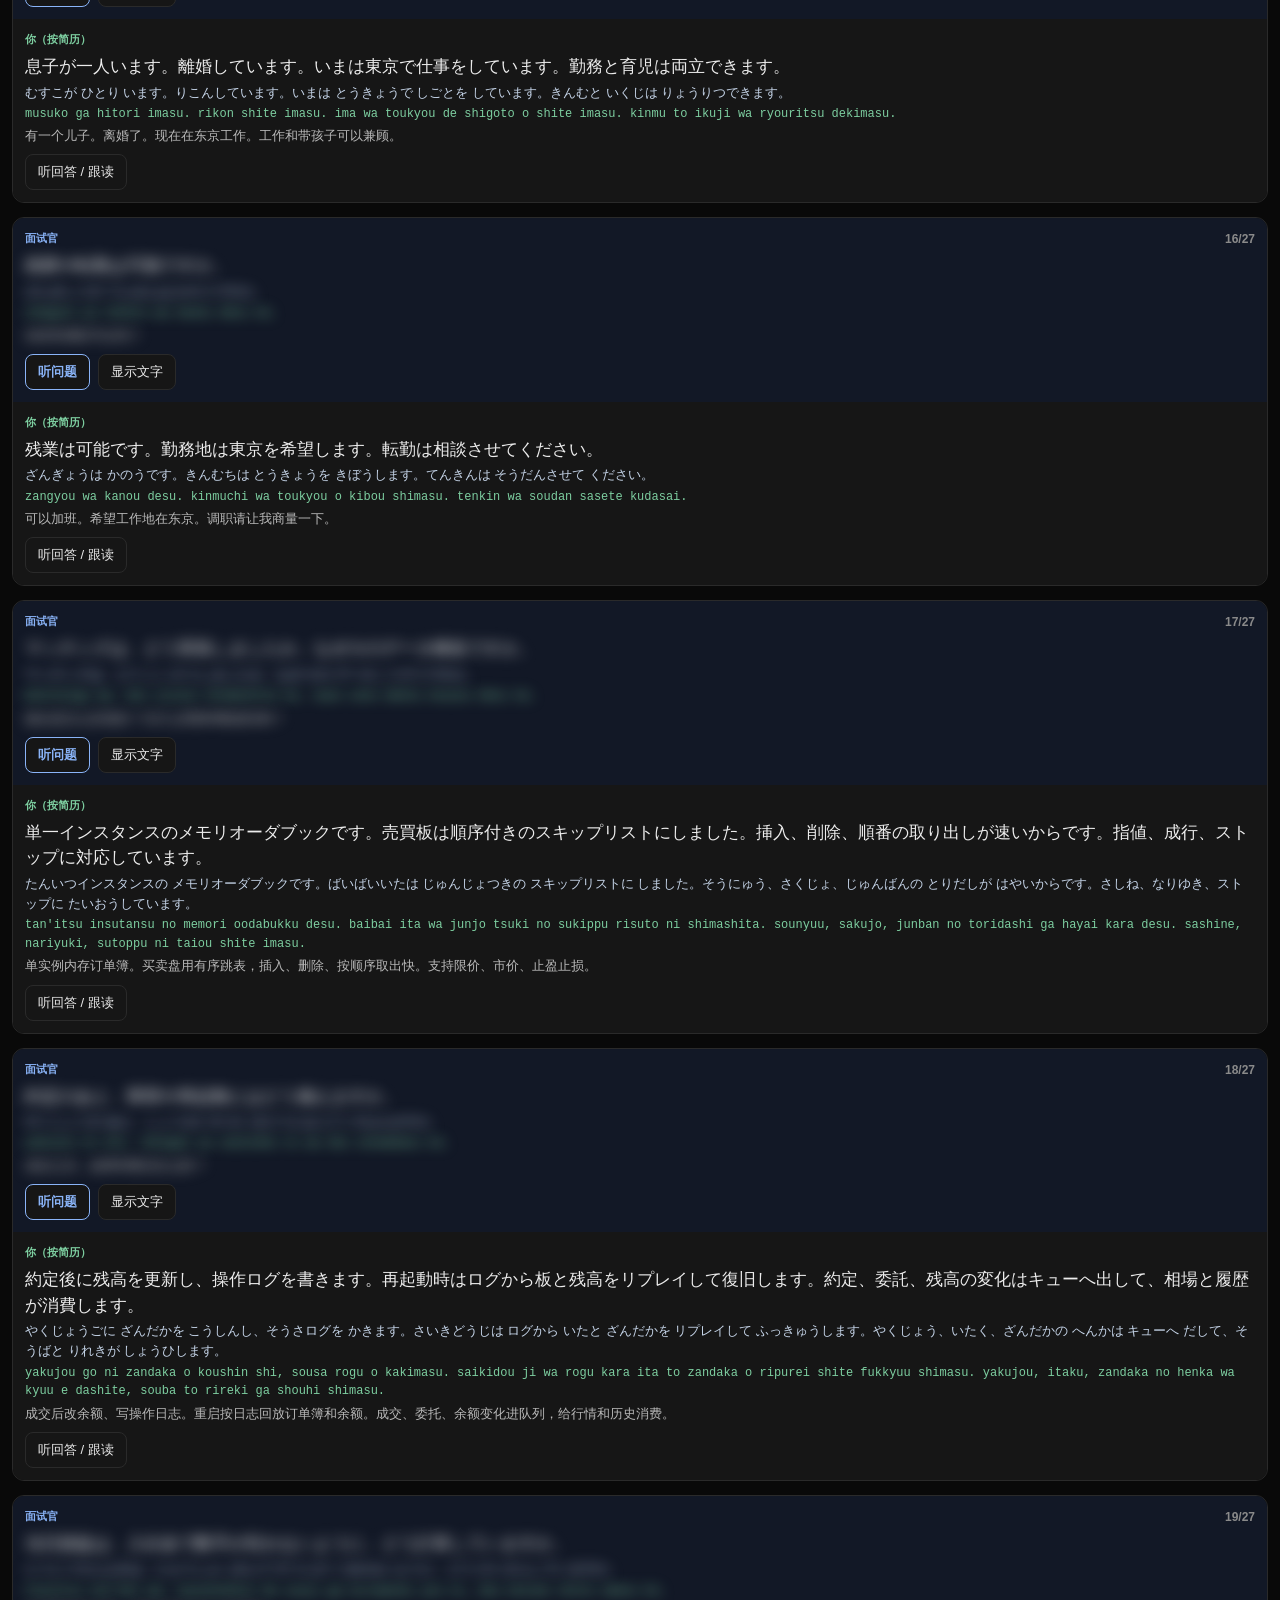
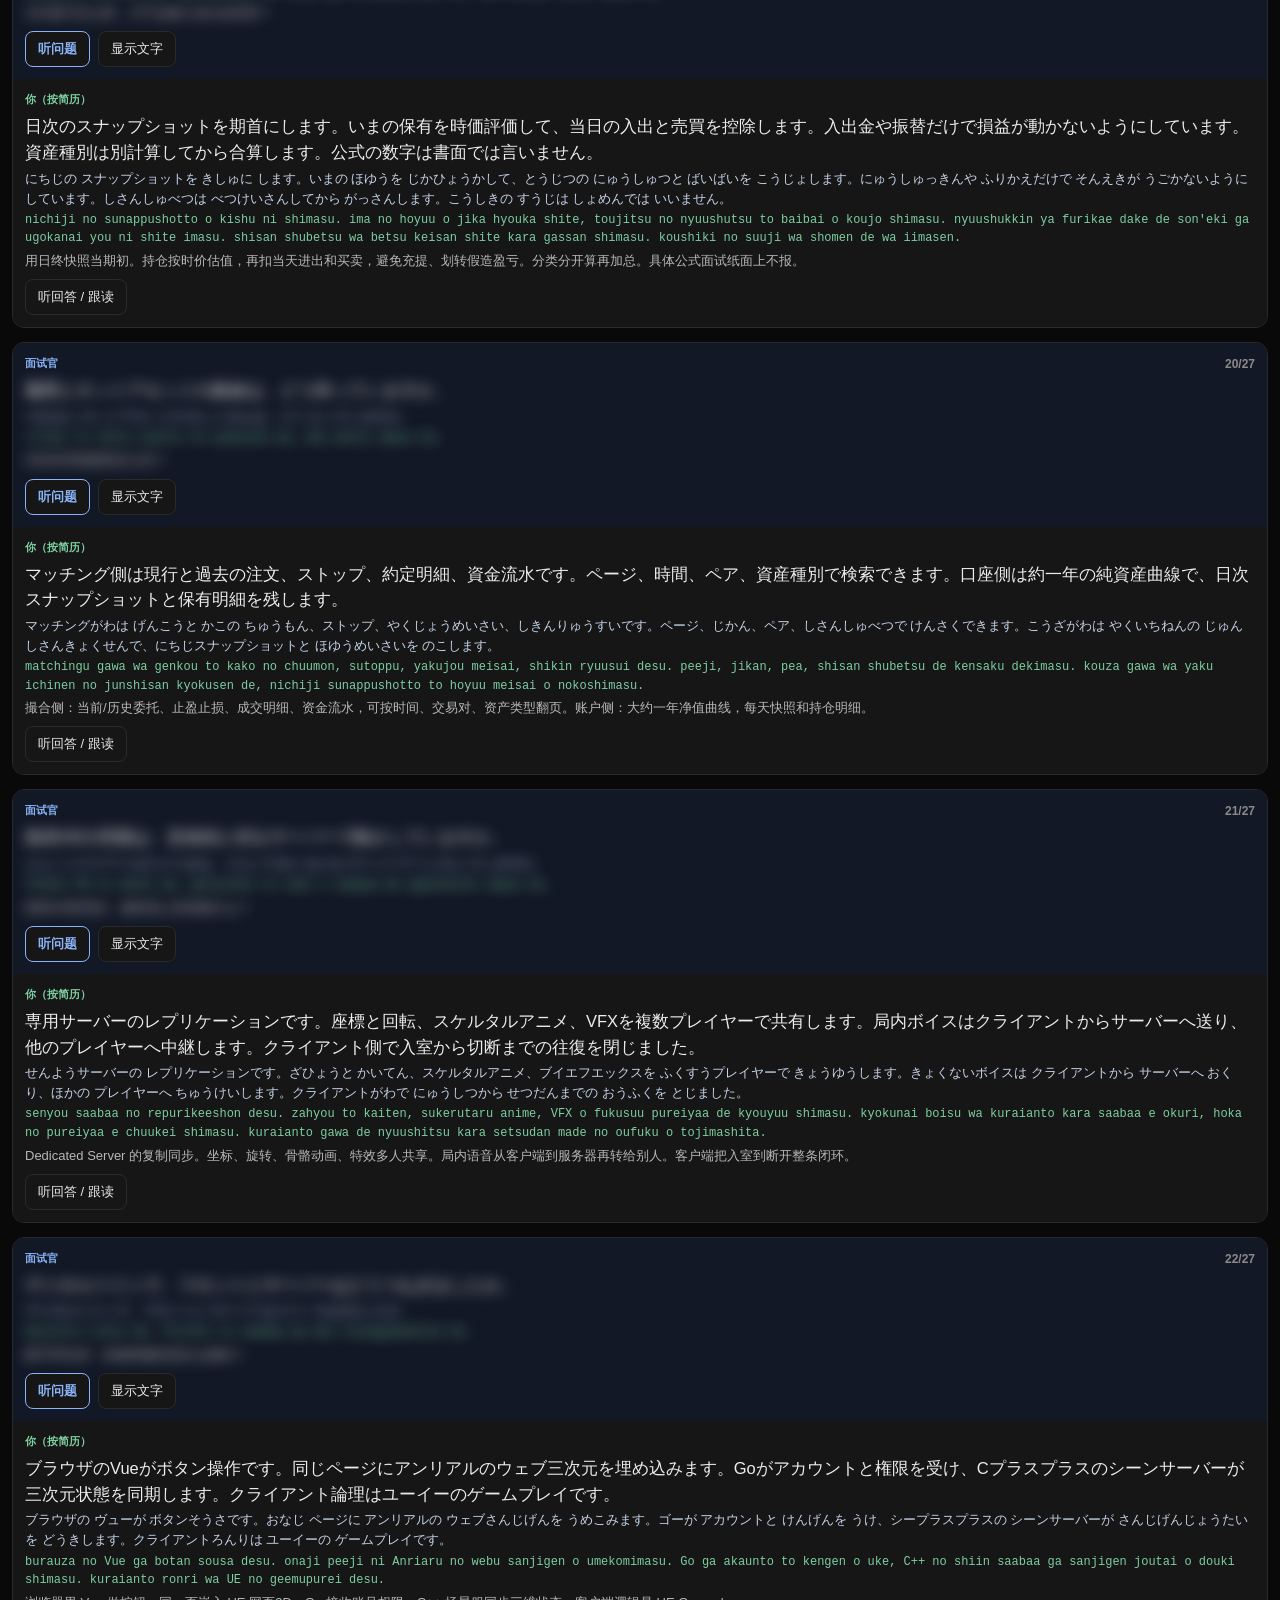
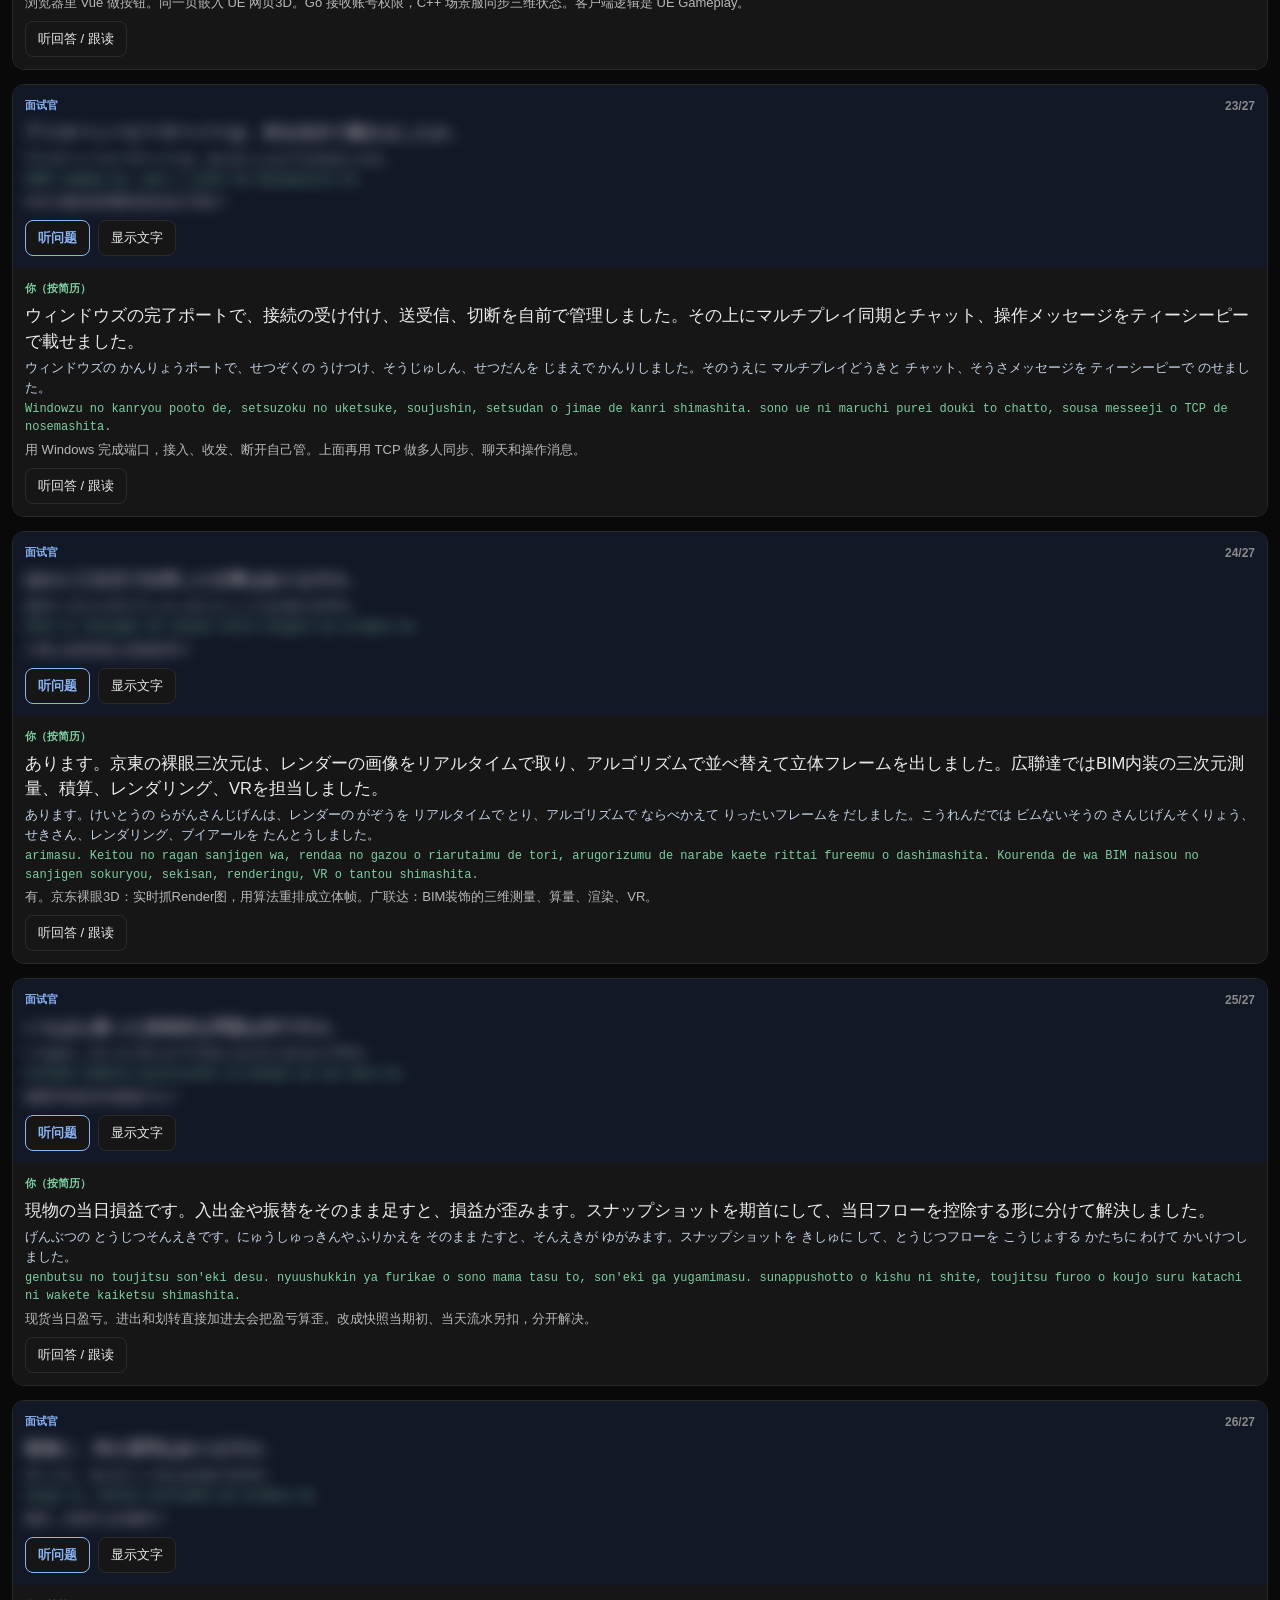
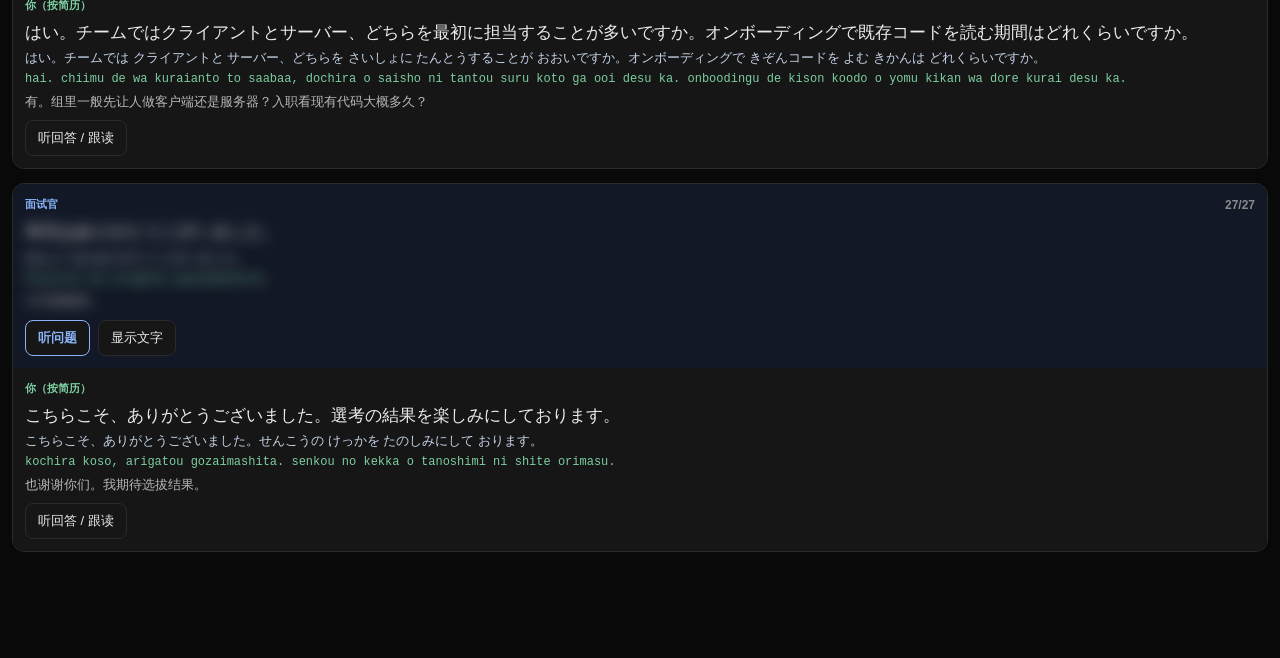
<file: 4/index.html>
<!DOCTYPE html>
<html lang="zh-CN">
<head>
  <meta charset="UTF-8" />
  <meta name="viewport" content="width=device-width, initial-scale=1, viewport-fit=cover" />
  <meta name="robots" content="noindex, nofollow" />
  <title>4　面接</title>
  <style>
    :root {
      --bg:#090909; --card:#161616; --on:#1c2a20; --qbg:#121826;
      --line:#2a2a2a; --text:#ececec; --dim:#8a8a8a;
      --accent:#7dcea0; --hr:#8ab4f8;
    }
    * { box-sizing:border-box; margin:0; padding:0; }
    body {
      font-family:"Hiragino Sans","PingFang SC","Noto Sans JP",sans-serif;
      background:var(--bg); color:var(--text);
      padding:12px 12px calc(92px + env(safe-area-inset-bottom));
      line-height:1.55;
    }
    a { color:#ececec; text-decoration:none; }
    .nums { display:flex; gap:10px; flex-wrap:wrap; font-weight:700; font-size:13px; margin-bottom:10px; }
    .nums a.on { color:var(--accent); }
    h1 { font-size:20px; margin:4px 0; }
    .sub { color:var(--dim); font-size:13px; margin-bottom:10px; }
    .tabs { display:flex; gap:8px; margin:10px 0; }
    .tabs button, .tool button, .qa-btn {
      background:var(--card); color:var(--text); border:1px solid var(--line);
      border-radius:8px; padding:8px 12px; cursor:pointer; font-size:13px;
    }
    .tabs button.on, .tool button.on { border-color:var(--accent); color:var(--accent); }
    .tool { display:flex; flex-wrap:wrap; gap:8px; align-items:center; margin-bottom:12px; }
    .rate { color:var(--dim); font-size:12px; display:flex; align-items:center; gap:6px; }
    input[type=range] { width:88px; accent-color:var(--accent); }
    input[type=search] {
      flex:1; min-width:140px; background:var(--card); color:var(--text);
      border:1px solid var(--line); border-radius:8px; padding:8px 10px; font-size:15px;
    }
    .pair {
      border:1px solid var(--line); border-radius:12px; margin-bottom:14px; overflow:hidden;
    }
    .pair.playing { border-color:var(--accent); }
    .qbox { background:var(--qbg); padding:12px; }
    .abox { background:var(--card); padding:12px; }
    .role { font-size:11px; font-weight:700; margin-bottom:6px; }
    .role.hr { color:var(--hr); }
    .role.me { color:var(--accent); }
    .ja { font-size:16.5px; }
    .kana { color:#c5d4e8; font-size:13px; margin-top:3px; }
    .roma { color:var(--accent); font-size:12px; margin-top:2px; font-family:ui-monospace,Menlo,monospace; }
    .zh { color:#b8b8b8; font-size:13px; margin-top:3px; }
    .hidden-txt .ja, .hidden-txt .kana, .hidden-txt .roma, .hidden-txt .zh { filter:blur(7px); user-select:none; }
    .btns { display:flex; gap:8px; flex-wrap:wrap; margin-top:8px; }
    .qa-btn.listen { border-color:var(--hr); color:var(--hr); font-weight:700; }
    .n { color:var(--dim); font-size:12px; float:right; }
    .vrow {
      display:grid; grid-template-columns:44px 1fr; gap:8px; align-items:center;
      background:var(--card); border:1px solid var(--line); border-radius:10px;
      padding:8px 10px; margin-bottom:6px;
    }
    .vrow.playing { border-color:var(--accent); background:var(--on); }
    .play {
      width:42px; height:42px; border-radius:50%; border:1px solid var(--line);
      background:#111; color:var(--text); cursor:pointer;
    }
    .wj { font-size:17px; }
    .dock {
      position:fixed; left:0; right:0; bottom:0; background:#111;
      border-top:1px solid var(--line);
      padding:10px 12px calc(10px + env(safe-area-inset-bottom));
      display:flex; gap:8px; justify-content:center; flex-wrap:wrap;
    }
    .hint { color:var(--dim); font-size:12px; margin:6px 0 10px; }
    h2 { font-size:14px; color:var(--accent); margin:16px 0 8px; }
  </style>
</head>
<body>
  <div class="nums">
    <a href="../1/">1 数字</a>
    <a href="../2/">2 片假名</a>
    <a href="../3/">3 真题</a>
    <a href="../4/" class="on">4 面试</a>
    <a href="../5/">5 自介</a>
    <a href="../" style="opacity:.7;font-weight:500">首页</a>
  </div>
  <h1>4　面试对话</h1>
  <p class="sub">先听面试官（练耳朵），再跟读你的回答。回答按公开简历写。单词在第二个标签。</p>
  <div class="tabs">
    <button type="button" id="tab-qa" class="on">对话</button>
    <button type="button" id="tab-w">单词</button>
  </div>
  <div class="tool">
    <button type="button" id="ear" class="on">练耳朵：问题先藏字</button>
    <label class="rate">语速 <input id="rate" type="range" min="0.5" max="1" step="0.05" value="0.68"> <span id="ratev">0.68</span></label>
  </div>
  <p class="hint" id="hint">点「听问题」只出声。听懂再点「显示文字」。然后听/跟读回答。</p>
  <div id="qa"></div>
  <div id="words" style="display:none"></div>
  <div class="dock">
    <button type="button" class="qa-btn" id="nextq">下一题（先放问题）</button>
    <button type="button" class="qa-btn" id="auto">连续：问→答→下一题</button>
    <button type="button" class="qa-btn" id="stop">停</button>
  </div>
<script src="data.js"></script>
<script>
let jaVoice=null, auto=false, ear=true, idx=0, tab="qa";
function pickVoice(){
  const vs=speechSynthesis.getVoices();
  jaVoice=vs.find(v=>v.lang.startsWith("ja")&&/kyoko|google|otoya|nanami|haruka|siri/i.test(v.name))
    || vs.find(v=>v.lang.startsWith("ja")) || null;
}
speechSynthesis.onvoiceschanged=pickVoice; pickVoice();
function rate(){ return parseFloat(document.getElementById("rate").value); }
function speak(text, then){
  speechSynthesis.cancel();
  const u=new SpeechSynthesisUtterance(text);
  u.lang="ja-JP"; u.rate=rate(); if(jaVoice) u.voice=jaVoice;
  u.onend=()=>then&&then(); u.onerror=()=>then&&then();
  speechSynthesis.speak(u);
}
function mark(sel){
  document.querySelectorAll(".pair,.vrow").forEach(el=>el.classList.remove("playing"));
  const el=document.querySelector(sel); if(el){ el.classList.add("playing"); el.scrollIntoView({block:"center",behavior:"smooth"}); }
}
function renderQA(){
  document.getElementById("qa").innerHTML = PAIRS.map((p,i)=>`
    <div class="pair" id="p${i}">
      <div class="qbox">
        <div class="role hr">面试官 <span class="n">${i+1}/${PAIRS.length}</span></div>
        <div class="qtxt ${ear?"hidden-txt":""}" data-i="${i}">
          <div class="ja">${p.q.ja}</div>
          <div class="kana">${p.q.kana}</div>
          <div class="roma">${p.q.roma}</div>
          <div class="zh">${p.q.zh}</div>
        </div>
        <div class="btns">
          <button type="button" class="qa-btn listen" data-q="${i}">听问题</button>
          <button type="button" class="qa-btn" data-show="${i}">显示文字</button>
        </div>
      </div>
      <div class="abox">
        <div class="role me">你（按简历）</div>
        <div class="ja">${p.a.ja}</div>
        <div class="kana">${p.a.kana}</div>
        <div class="roma">${p.a.roma}</div>
        <div class="zh">${p.a.zh}</div>
        <div class="btns">
          <button type="button" class="qa-btn" data-a="${i}">听回答 / 跟读</button>
        </div>
      </div>
    </div>`).join("");
}
function renderWords(){
  const q=(document.getElementById("wq")?.value||"").trim().toLowerCase();
  const list=WORDS.filter(w => !q || [w.ja,w.kana,w.roma,w.zh].join(" ").toLowerCase().includes(q));
  document.getElementById("words").innerHTML = `
    <input id="wq" type="search" placeholder="搜 日语 / 假名 / 罗马音 / 中文" value="${q.replace(/"/g,"&quot;")}">
    <p class="hint">${list.length} / ${WORDS.length}　点喇叭听读音</p>
    ${list.map(w=>`
      <div class="vrow" data-speak="${w.ja}">
        <button class="play" type="button">▶</button>
        <div>
          <div class="wj">${w.ja}</div>
          <div class="kana">${w.kana}</div>
          <div class="roma">${w.roma}</div>
          <div class="zh">${w.zh}</div>
        </div>
      </div>`).join("")}`;
  document.getElementById("wq").oninput=()=>renderWords();
}
function playQ(i, then){
  idx=i; mark("#p"+i);
  speak(PAIRS[i].q.ja, then);
}
function playA(i, then){
  idx=i; mark("#p"+i);
  speak(PAIRS[i].a.ja, then);
}
function nextAuto(){
  if(!auto) return;
  if(idx>=PAIRS.length){ auto=false; return; }
  playQ(idx, ()=> setTimeout(()=> playA(idx, ()=> { idx++; setTimeout(nextAuto, 500); }), 700));
}

document.getElementById("rate").oninput=e=>document.getElementById("ratev").textContent=e.target.value;
document.getElementById("ear").onclick=()=>{
  ear=!ear; document.getElementById("ear").classList.toggle("on",ear);
  document.querySelectorAll(".qtxt").forEach(el=>el.classList.toggle("hidden-txt", ear&&!el.classList.contains("shown")));
};
document.getElementById("tab-qa").onclick=()=>{ tab="qa"; document.getElementById("tab-qa").classList.add("on"); document.getElementById("tab-w").classList.remove("on"); document.getElementById("qa").style.display=""; document.getElementById("words").style.display="none"; document.getElementById("hint").style.display=""; };
document.getElementById("tab-w").onclick=()=>{ tab="w"; document.getElementById("tab-w").classList.add("on"); document.getElementById("tab-qa").classList.remove("on"); document.getElementById("qa").style.display="none"; document.getElementById("words").style.display=""; document.getElementById("hint").style.display="none"; renderWords(); };
document.getElementById("qa").addEventListener("click",e=>{
  const q=e.target.closest("[data-q]"); const a=e.target.closest("[data-a]"); const s=e.target.closest("[data-show]");
  if(q){ auto=false; playQ(+q.dataset.q); }
  if(a){ auto=false; playA(+a.dataset.a); }
  if(s){ const box=document.querySelector('.qtxt[data-i="'+s.dataset.show+'"]'); box.classList.remove("hidden-txt"); box.classList.add("shown"); }
});
document.getElementById("words").addEventListener("click",e=>{
  const row=e.target.closest(".vrow"); if(!row) return;
  auto=false; mark(".vrow[data-speak='"+row.dataset.speak+"']"); speak(row.dataset.speak);
});
document.getElementById("nextq").onclick=()=>{
  auto=false; speechSynthesis.cancel();
  playQ(idx);
  idx=Math.min(idx+1, PAIRS.length-1);
};
document.getElementById("auto").onclick=()=>{
  auto=!auto; document.getElementById("auto").classList.toggle("on",auto);
  if(auto) nextAuto(); else speechSynthesis.cancel();
};
document.getElementById("stop").onclick=()=>{ auto=false; document.getElementById("auto").classList.remove("on"); speechSynthesis.cancel(); };

renderQA();
</script>
</body>
</html>
</file>
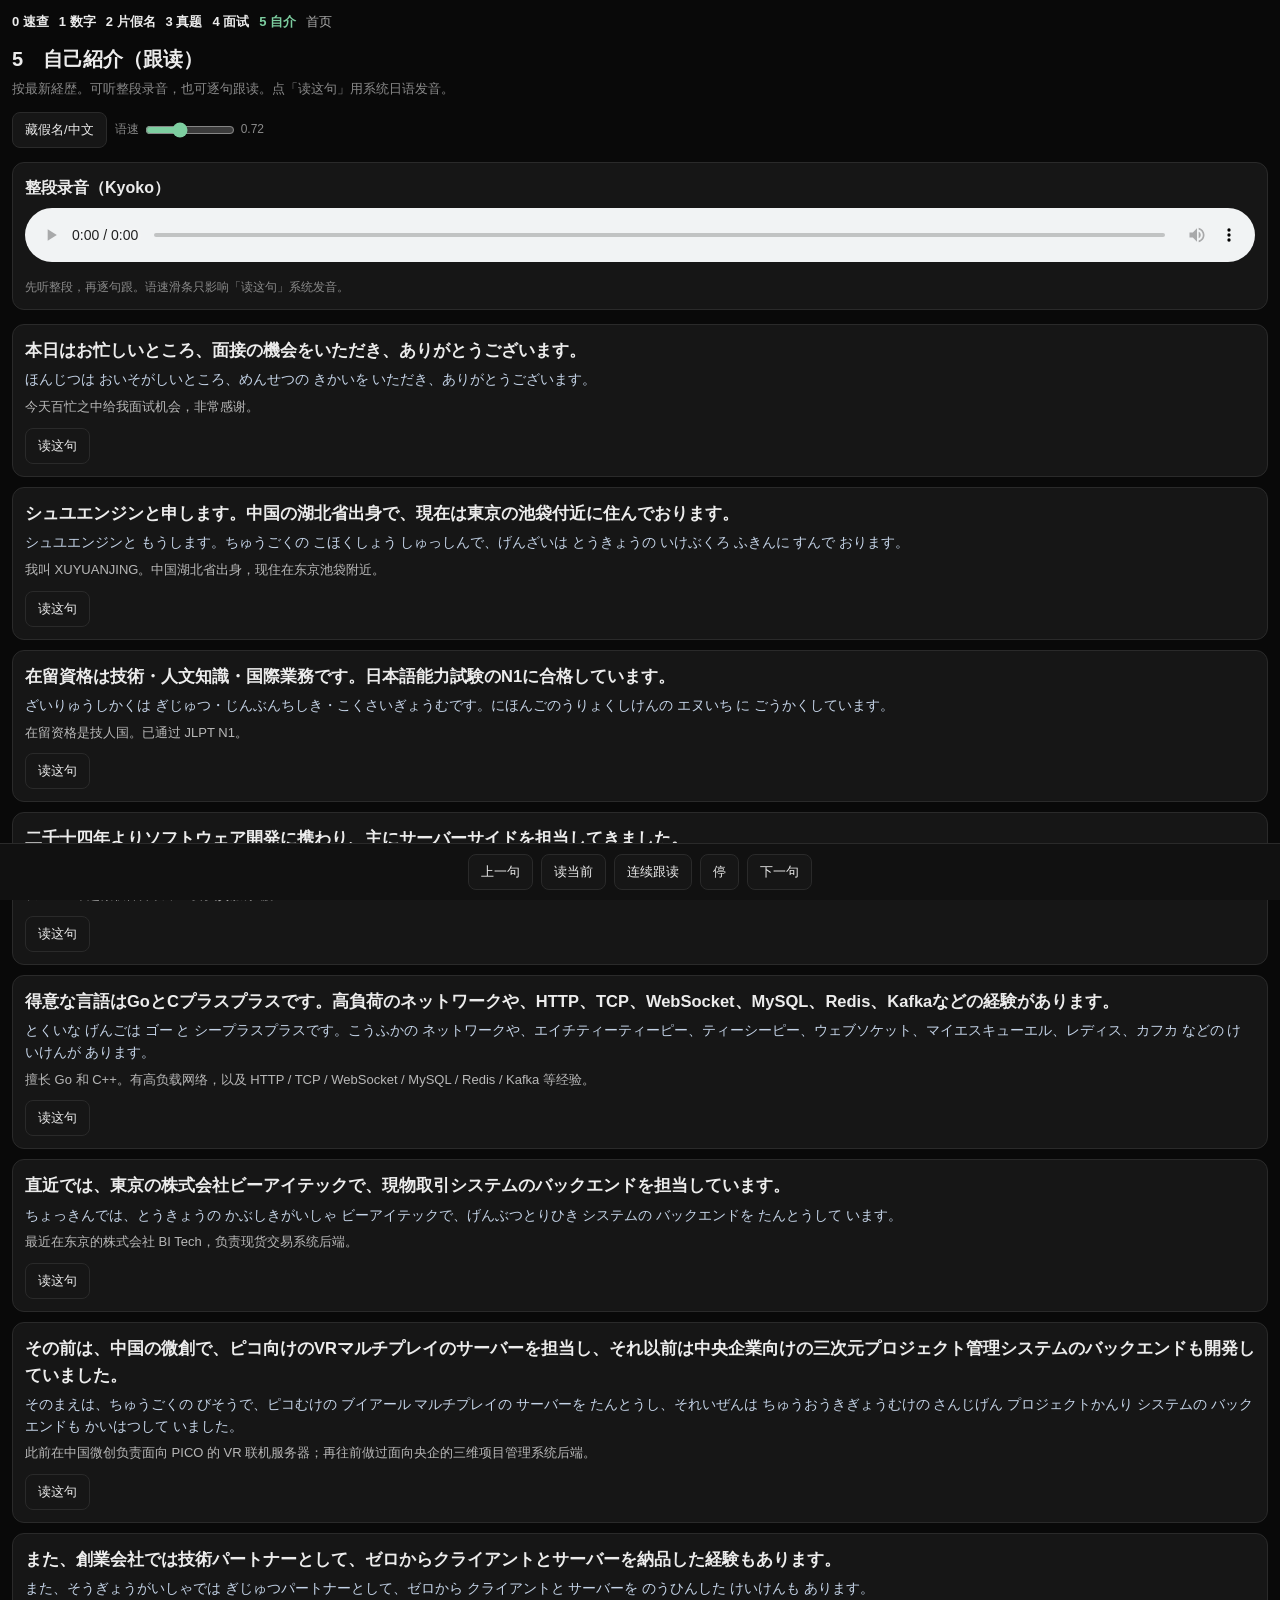
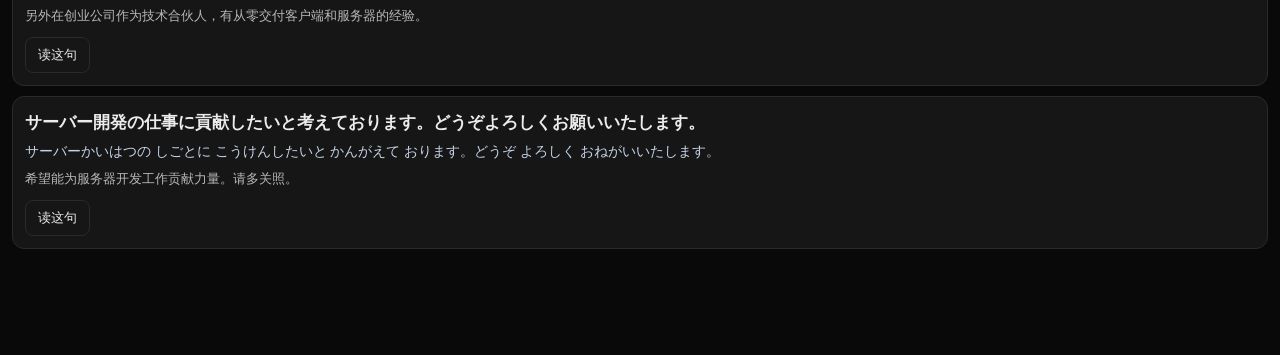
<file: 5/index.html>
<!DOCTYPE html>
<html lang="zh-CN">
<head>
  <meta charset="UTF-8" />
  <meta name="viewport" content="width=device-width, initial-scale=1, viewport-fit=cover" />
  <meta name="robots" content="noindex, nofollow" />
  <title>5　自己紹介</title>
  <style>
    :root {
      --bg:#090909; --card:#161616; --on:#1c2a20;
      --line:#2a2a2a; --text:#ececec; --dim:#8a8a8a;
      --accent:#7dcea0; --hr:#8ab4f8;
    }
    * { box-sizing:border-box; margin:0; padding:0; }
    body {
      font-family:"Hiragino Sans","PingFang SC","Noto Sans JP",sans-serif;
      background:var(--bg); color:var(--text);
      padding:12px 12px calc(96px + env(safe-area-inset-bottom));
      line-height:1.6;
    }
    a { color:#ececec; text-decoration:none; }
    .nums { display:flex; gap:10px; flex-wrap:wrap; font-weight:700; font-size:13px; margin-bottom:10px; }
    .nums a.on { color:var(--accent); }
    h1 { font-size:20px; margin:4px 0; }
    .sub { color:var(--dim); font-size:13px; margin-bottom:12px; }
    .tool {
      display:flex; flex-wrap:wrap; gap:8px; align-items:center;
      margin-bottom:14px;
    }
    button {
      background:var(--card); color:var(--text); border:1px solid var(--line);
      border-radius:8px; padding:8px 12px; cursor:pointer; font-size:13px;
    }
    button:hover, button.on { border-color:var(--accent); color:var(--accent); }
    .rate { color:var(--dim); font-size:12px; display:flex; align-items:center; gap:6px; }
    input[type=range] { width:90px; accent-color:var(--accent); }
    .full {
      background:var(--card); border:1px solid var(--line); border-radius:12px;
      padding:12px; margin-bottom:14px;
    }
    .full audio { width:100%; margin-top:8px; }
    .line {
      background:var(--card); border:1px solid var(--line); border-radius:12px;
      padding:12px; margin-bottom:10px;
    }
    .line.playing { border-color:var(--accent); background:var(--on); }
    .ja { font-size:16.5px; font-weight:650; }
    .kana { color:#c5d4e8; font-size:13.5px; margin-top:6px; }
    .zh { color:#b8b8b8; font-size:13px; margin-top:6px; }
    .hide .kana, .hide .zh { visibility:hidden; }
    .btns { display:flex; gap:8px; flex-wrap:wrap; margin-top:10px; }
    .dock {
      position:fixed; left:0; right:0; bottom:0; background:#111;
      border-top:1px solid var(--line);
      padding:10px 12px calc(10px + env(safe-area-inset-bottom));
      display:flex; gap:8px; justify-content:center; flex-wrap:wrap;
    }
    .hint { color:var(--dim); font-size:12px; margin-top:8px; }
  </style>
</head>
<body>
  <div class="nums">
    <a href="../0/">0 速查</a>
    <a href="../1/">1 数字</a>
    <a href="../2/">2 片假名</a>
    <a href="../3/">3 真题</a>
    <a href="../4/">4 面试</a>
    <a href="../5/" class="on">5 自介</a>
    <a href="../" style="opacity:.7;font-weight:500">首页</a>
  </div>
  <h1>5　自己紹介（跟读）</h1>
  <p class="sub">按最新経歴。可听整段录音，也可逐句跟读。点「读这句」用系统日语发音。</p>

  <div class="tool">
    <button type="button" id="hide">藏假名/中文</button>
    <label class="rate">语速 <input id="rate" type="range" min="0.5" max="1.05" step="0.05" value="0.72"> <span id="ratev">0.72</span></label>
  </div>

  <section class="full">
    <strong>整段录音（Kyoko）</strong>
    <audio id="full" controls preload="metadata" src="intro.m4a"></audio>
    <p class="hint">先听整段，再逐句跟。语速滑条只影响「读这句」系统发音。</p>
  </section>

  <div id="list"></div>

  <div class="dock">
    <button type="button" id="prev">上一句</button>
    <button type="button" id="play">读当前</button>
    <button type="button" id="auto">连续跟读</button>
    <button type="button" id="stop">停</button>
    <button type="button" id="next">下一句</button>
  </div>

  <script>
    const LINES = [
      {
        ja: "本日はお忙しいところ、面接の機会をいただき、ありがとうございます。",
        kana: "ほんじつは おいそがしいところ、めんせつの きかいを いただき、ありがとうございます。",
        zh: "今天百忙之中给我面试机会，非常感谢。"
      },
      {
        ja: "シュユエンジンと申します。中国の湖北省出身で、現在は東京の池袋付近に住んでおります。",
        kana: "シュユエンジンと もうします。ちゅうごくの こほくしょう しゅっしんで、げんざいは とうきょうの いけぶくろ ふきんに すんで おります。",
        zh: "我叫 XUYUANJING。中国湖北省出身，现住在东京池袋附近。"
      },
      {
        ja: "在留資格は技術・人文知識・国際業務です。日本語能力試験のN1に合格しています。",
        kana: "ざいりゅうしかくは ぎじゅつ・じんぶんちしき・こくさいぎょうむです。にほんごのうりょくしけんの エヌいち に ごうかくしています。",
        zh: "在留资格是技人国。已通过 JLPT N1。"
      },
      {
        ja: "二千十四年よりソフトウェア開発に携わり、主にサーバーサイドを担当してきました。",
        kana: "にせんじゅうよねん より ソフトウェア かいはつに たずさわり、おもに サーバーサイドを たんとうして きました。",
        zh: "从 2014 年起做软件开发，主要负责服务端。"
      },
      {
        ja: "得意な言語はGoとCプラスプラスです。高負荷のネットワークや、HTTP、TCP、WebSocket、MySQL、Redis、Kafkaなどの経験があります。",
        kana: "とくいな げんごは ゴー と シープラスプラスです。こうふかの ネットワークや、エイチティーティーピー、ティーシーピー、ウェブソケット、マイエスキューエル、レディス、カフカ などの けいけんが あります。",
        zh: "擅长 Go 和 C++。有高负载网络，以及 HTTP / TCP / WebSocket / MySQL / Redis / Kafka 等经验。"
      },
      {
        ja: "直近では、東京の株式会社ビーアイテックで、現物取引システムのバックエンドを担当しています。",
        kana: "ちょっきんでは、とうきょうの かぶしきがいしゃ ビーアイテックで、げんぶつとりひき システムの バックエンドを たんとうして います。",
        zh: "最近在东京的株式会社 BI Tech，负责现货交易系统后端。"
      },
      {
        ja: "その前は、中国の微創で、ピコ向けのVRマルチプレイのサーバーを担当し、それ以前は中央企業向けの三次元プロジェクト管理システムのバックエンドも開発していました。",
        kana: "そのまえは、ちゅうごくの びそうで、ピコむけの ブイアール マルチプレイの サーバーを たんとうし、それいぜんは ちゅうおうきぎょうむけの さんじげん プロジェクトかんり システムの バックエンドも かいはつして いました。",
        zh: "此前在中国微创负责面向 PICO 的 VR 联机服务器；再往前做过面向央企的三维项目管理系统后端。"
      },
      {
        ja: "また、創業会社では技術パートナーとして、ゼロからクライアントとサーバーを納品した経験もあります。",
        kana: "また、そうぎょうがいしゃでは ぎじゅつパートナーとして、ゼロから クライアントと サーバーを のうひんした けいけんも あります。",
        zh: "另外在创业公司作为技术合伙人，有从零交付客户端和服务器的经验。"
      },
      {
        ja: "サーバー開発の仕事に貢献したいと考えております。どうぞよろしくお願いいたします。",
        kana: "サーバーかいはつの しごとに こうけんしたいと かんがえて おります。どうぞ よろしく おねがいいたします。",
        zh: "希望能为服务器开发工作贡献力量。请多关照。"
      }
    ];

    const $ = (id) => document.getElementById(id);
    let cur = 0;
    let auto = false;
    let hide = false;
    let jaVoice = null;

    function pickVoice() {
      const vs = speechSynthesis.getVoices();
      jaVoice =
        vs.find((v) => v.lang === "ja-JP" && /kyoko|siri|google|otoya|nanami|haruka/i.test(v.name)) ||
        vs.find((v) => v.lang.startsWith("ja")) ||
        null;
    }
    speechSynthesis.onvoiceschanged = pickVoice;
    pickVoice();

    function speak(text, then) {
      speechSynthesis.cancel();
      $("full").pause();
      const u = new SpeechSynthesisUtterance(text);
      u.lang = "ja-JP";
      u.rate = parseFloat($("rate").value);
      if (jaVoice) u.voice = jaVoice;
      u.onend = () => { if (then) then(); };
      u.onerror = () => { if (then) then(); };
      speechSynthesis.speak(u);
    }

    function mark(i) {
      document.querySelectorAll(".line").forEach((el) => el.classList.remove("playing"));
      const el = document.querySelector('.line[data-i="' + i + '"]');
      if (el) {
        el.classList.add("playing");
        el.scrollIntoView({ block: "center", behavior: "smooth" });
      }
    }

    function playIndex(i) {
      if (i < 0 || i >= LINES.length) {
        auto = false;
        $("auto").classList.remove("on");
        return;
      }
      cur = i;
      mark(i);
      speak(LINES[i].ja, () => {
        if (!auto) return;
        setTimeout(() => playIndex(i + 1), 700);
      });
    }

    function render() {
      $("list").innerHTML = LINES.map((w, i) => `
        <section class="line${hide ? " hide" : ""}" data-i="${i}">
          <div class="ja">${w.ja}</div>
          <div class="kana">${w.kana}</div>
          <div class="zh">${w.zh}</div>
          <div class="btns">
            <button type="button" data-speak="${i}">读这句</button>
          </div>
        </section>
      `).join("");
    }

    $("hide").onclick = () => {
      hide = !hide;
      $("hide").classList.toggle("on", hide);
      $("hide").textContent = hide ? "显示假名/中文" : "藏假名/中文";
      render();
      mark(cur);
    };
    $("rate").oninput = () => { $("ratev").textContent = $("rate").value; };
    $("list").onclick = (e) => {
      const btn = e.target.closest("[data-speak]");
      const line = e.target.closest(".line");
      const i = btn ? +btn.dataset.speak : (line ? +line.dataset.i : -1);
      if (i < 0) return;
      auto = false;
      $("auto").classList.remove("on");
      playIndex(i);
    };
    $("prev").onclick = () => { auto = false; $("auto").classList.remove("on"); playIndex(Math.max(0, cur - 1)); };
    $("next").onclick = () => { auto = false; $("auto").classList.remove("on"); playIndex(Math.min(LINES.length - 1, cur + 1)); };
    $("play").onclick = () => { auto = false; $("auto").classList.remove("on"); playIndex(cur); };
    $("auto").onclick = () => {
      auto = !auto;
      $("auto").classList.toggle("on", auto);
      if (auto) playIndex(cur);
      else speechSynthesis.cancel();
    };
    $("stop").onclick = () => {
      auto = false;
      $("auto").classList.remove("on");
      speechSynthesis.cancel();
      $("full").pause();
    };
    $("full").addEventListener("play", () => speechSynthesis.cancel());

    render();
  </script>
</body>
</html>
</file>
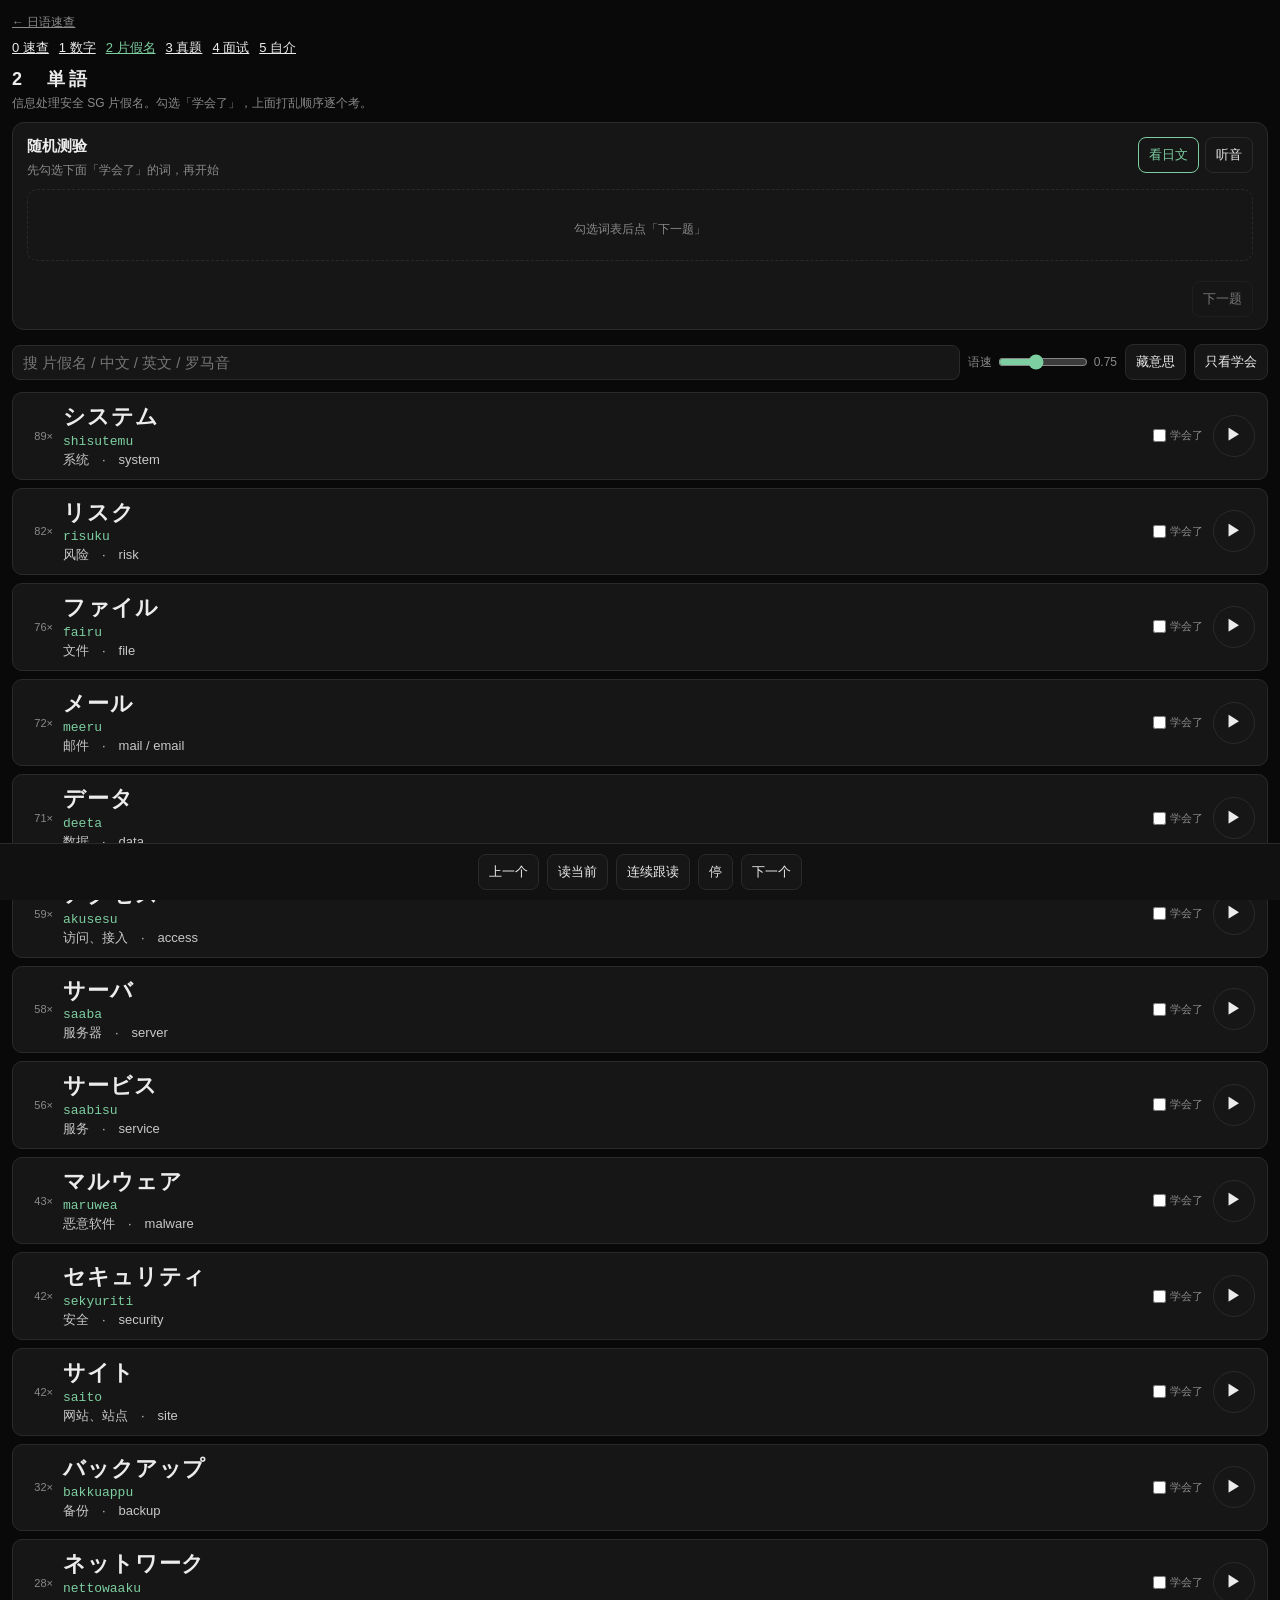
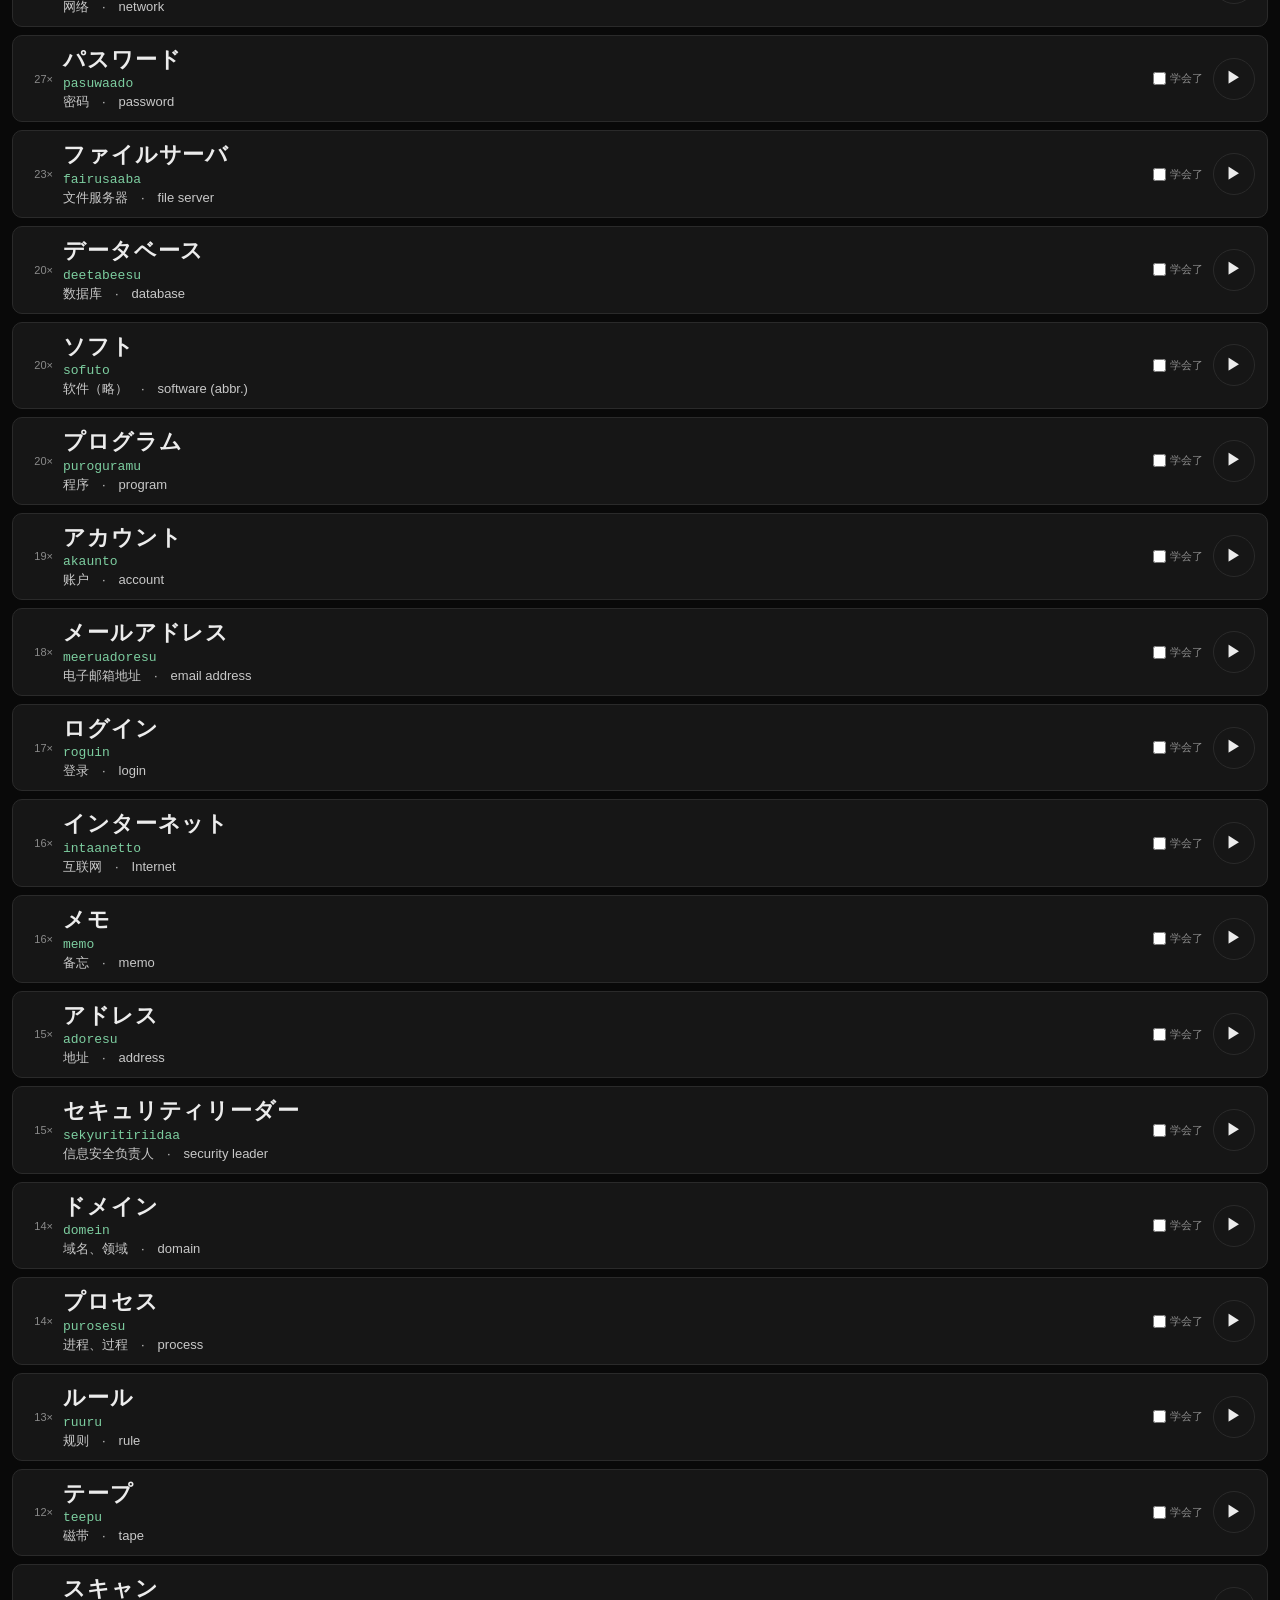
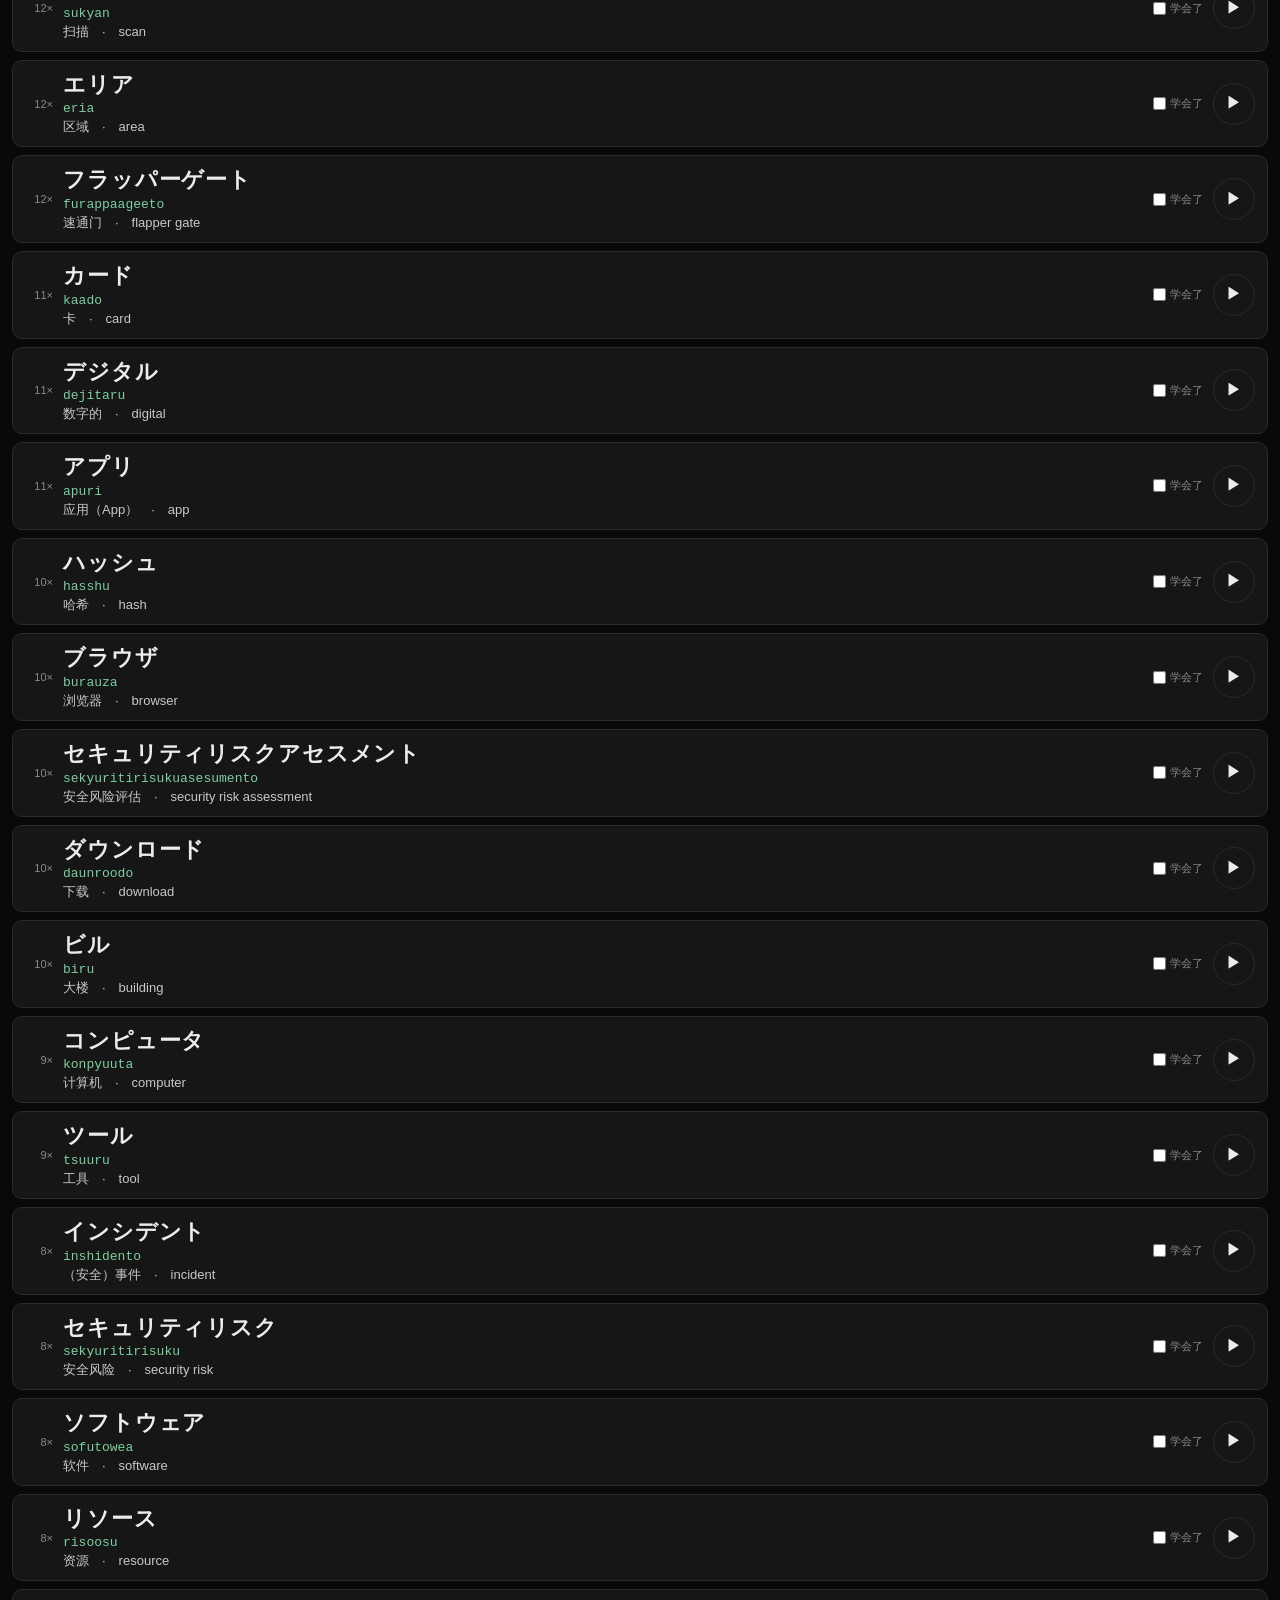
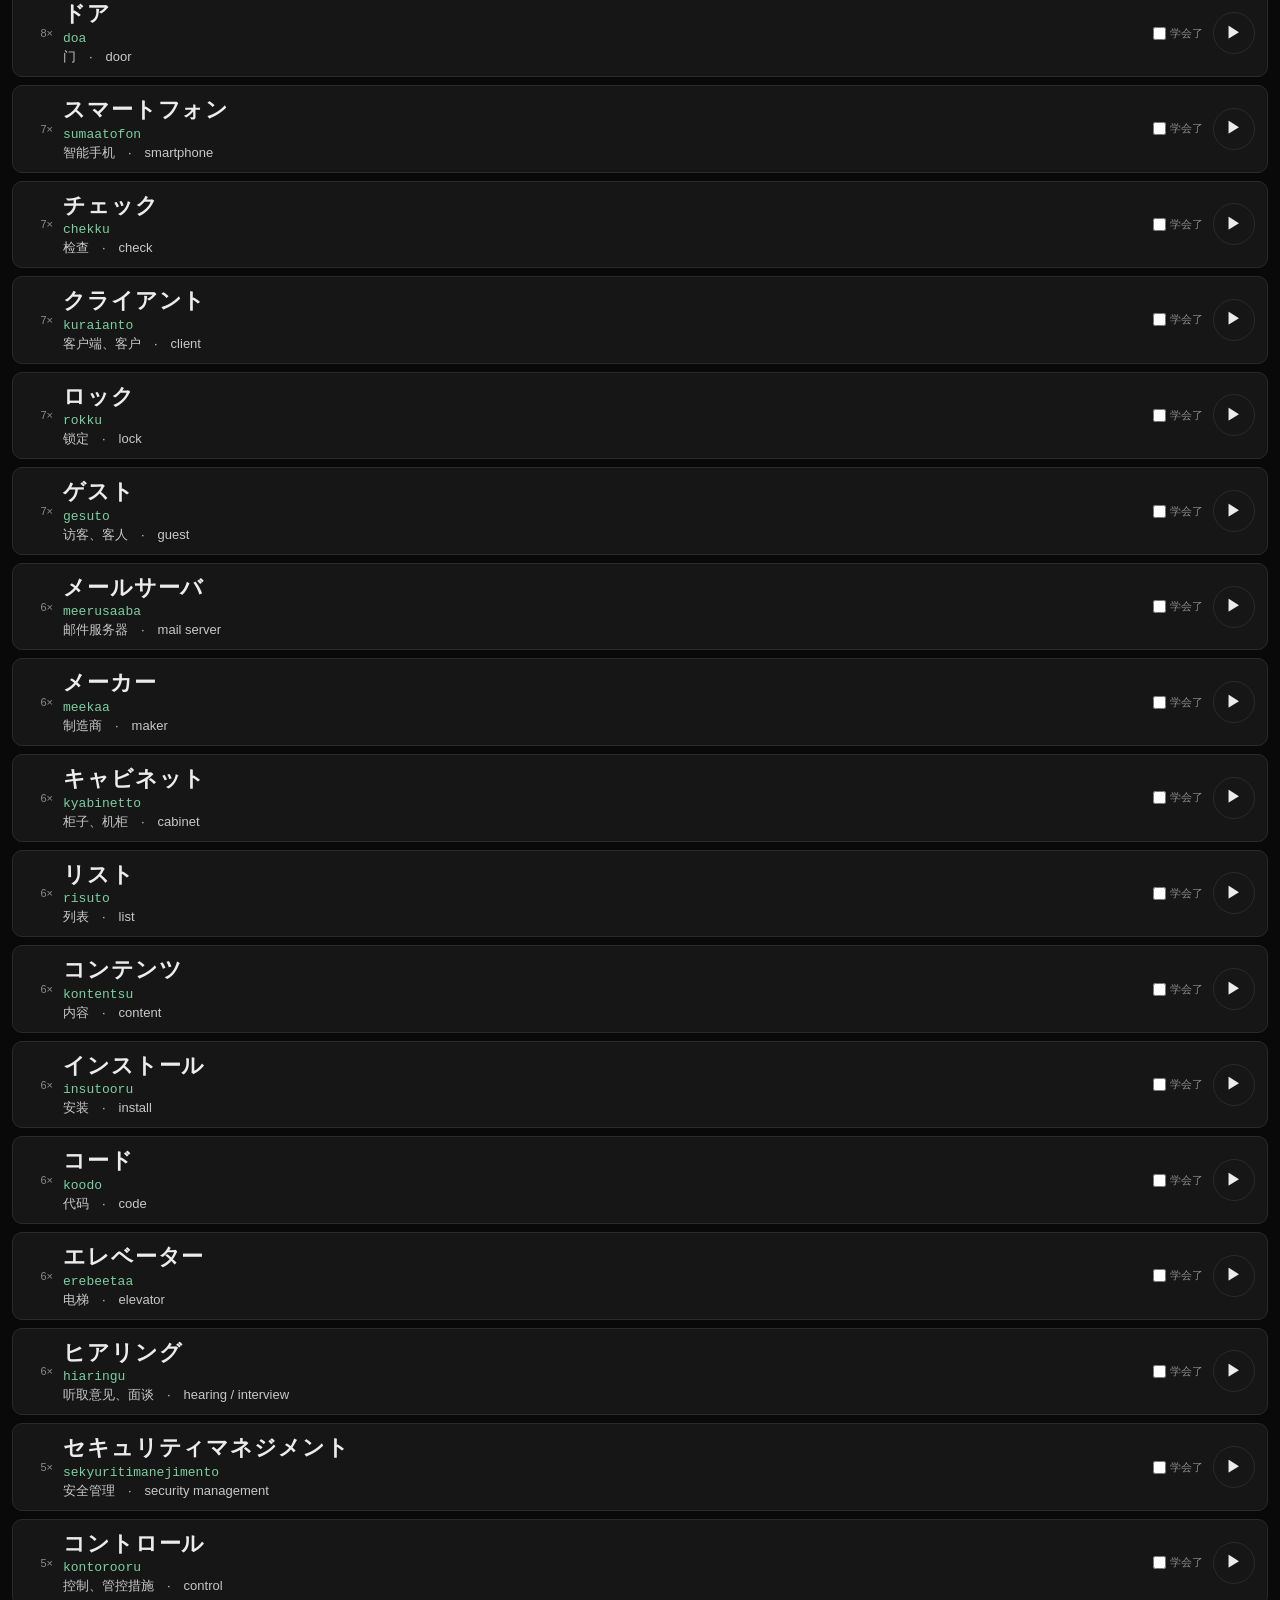
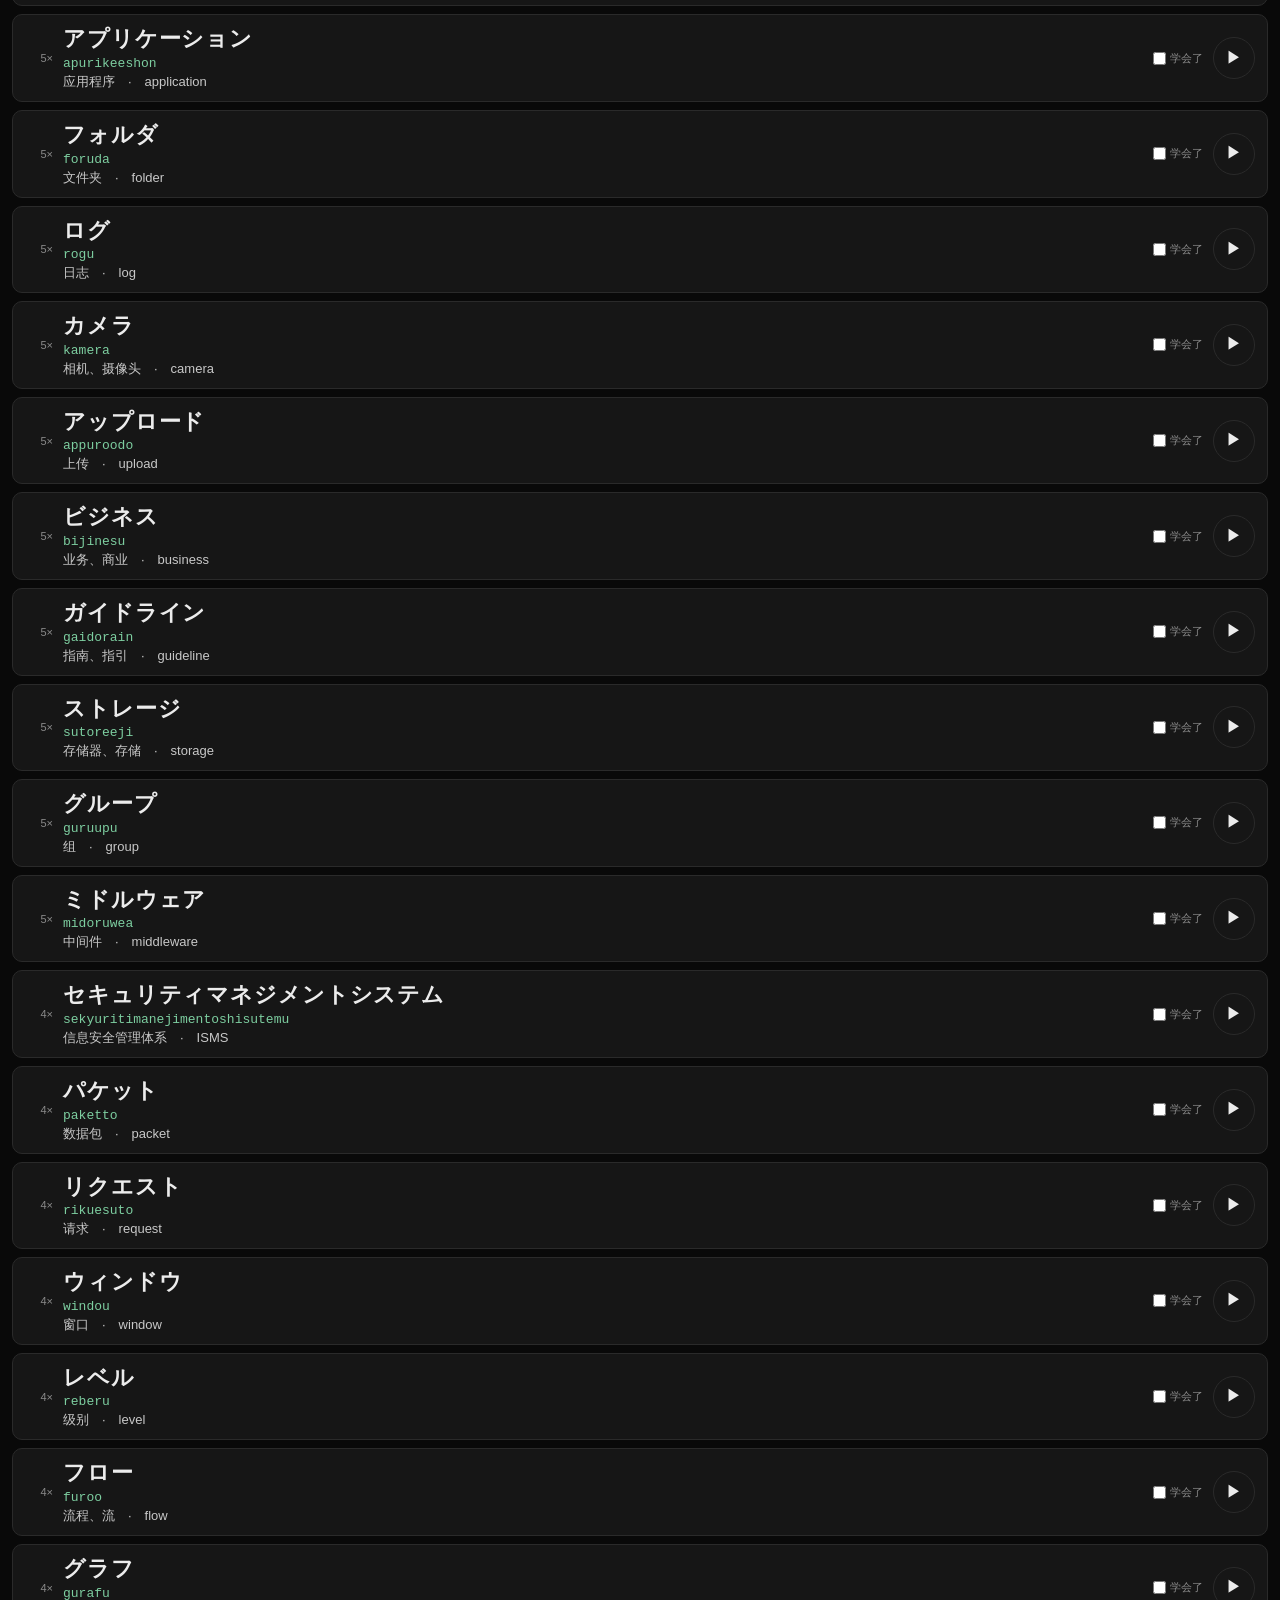
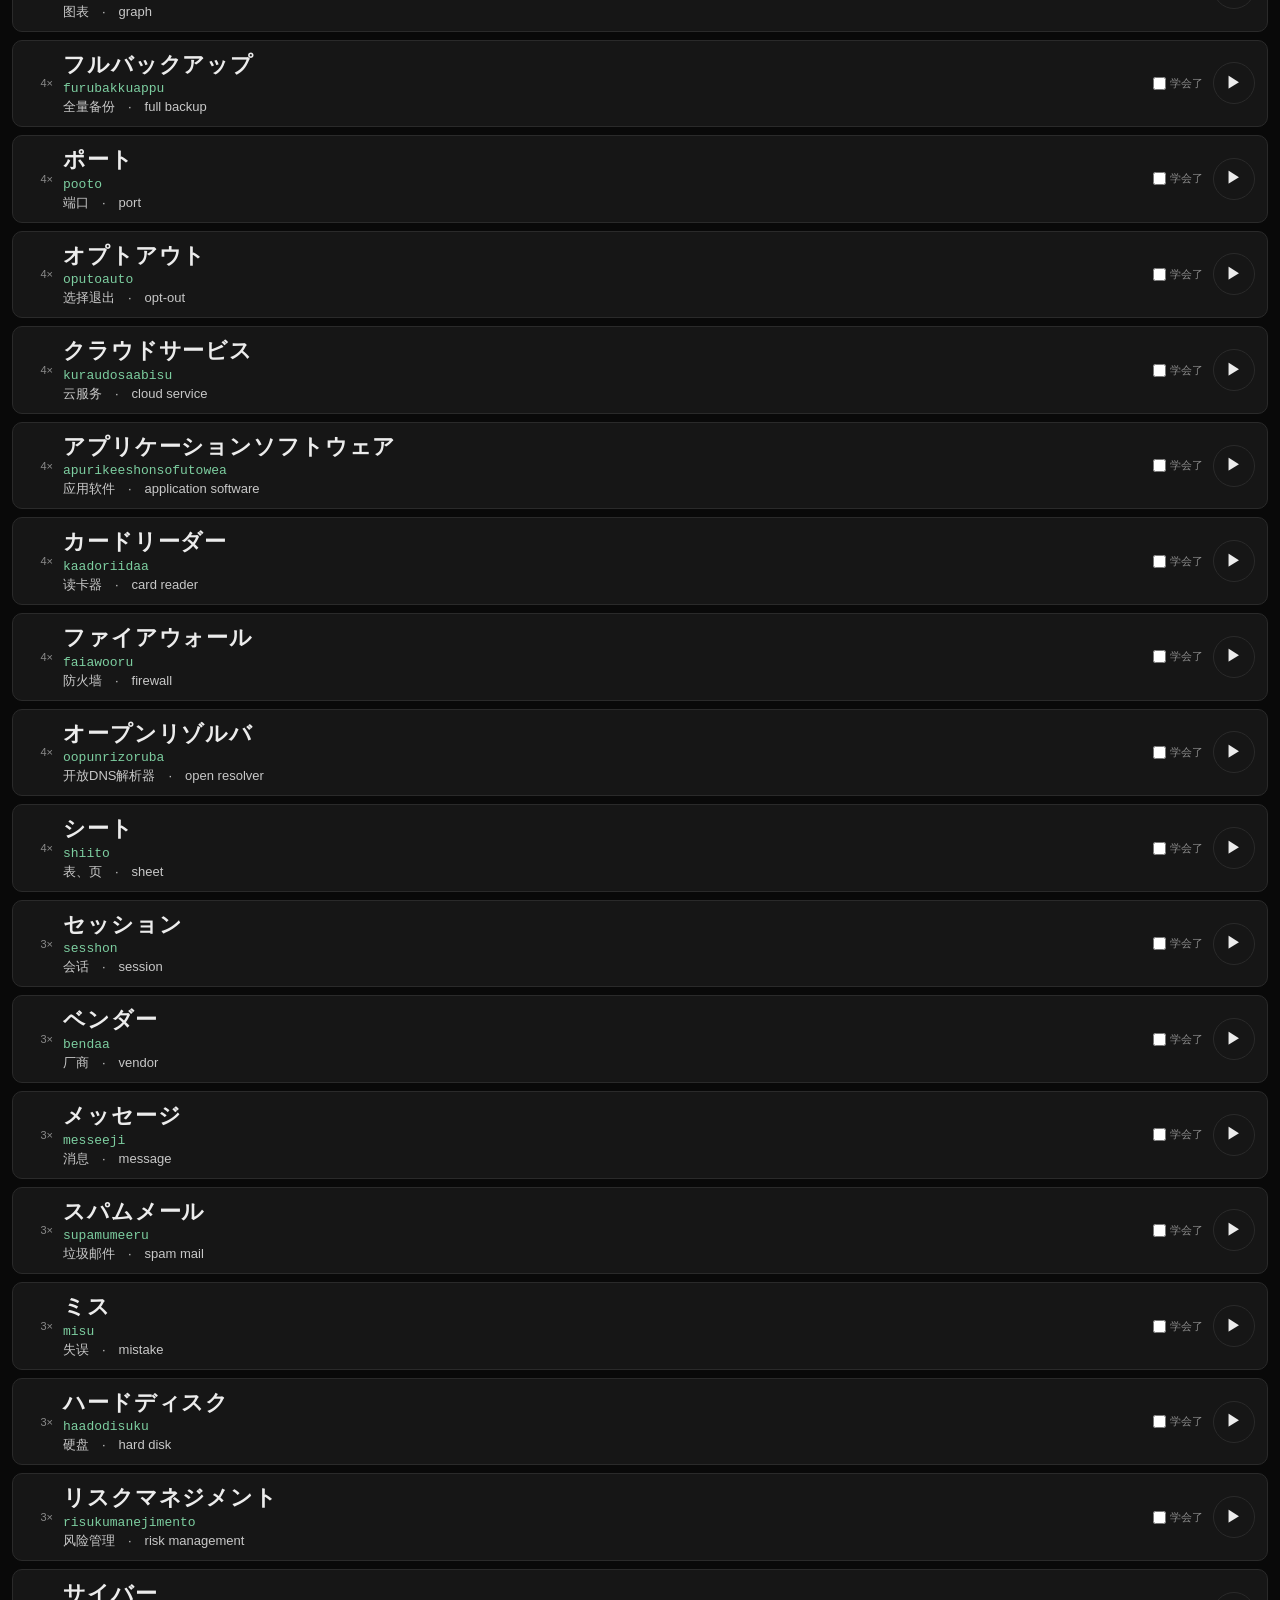
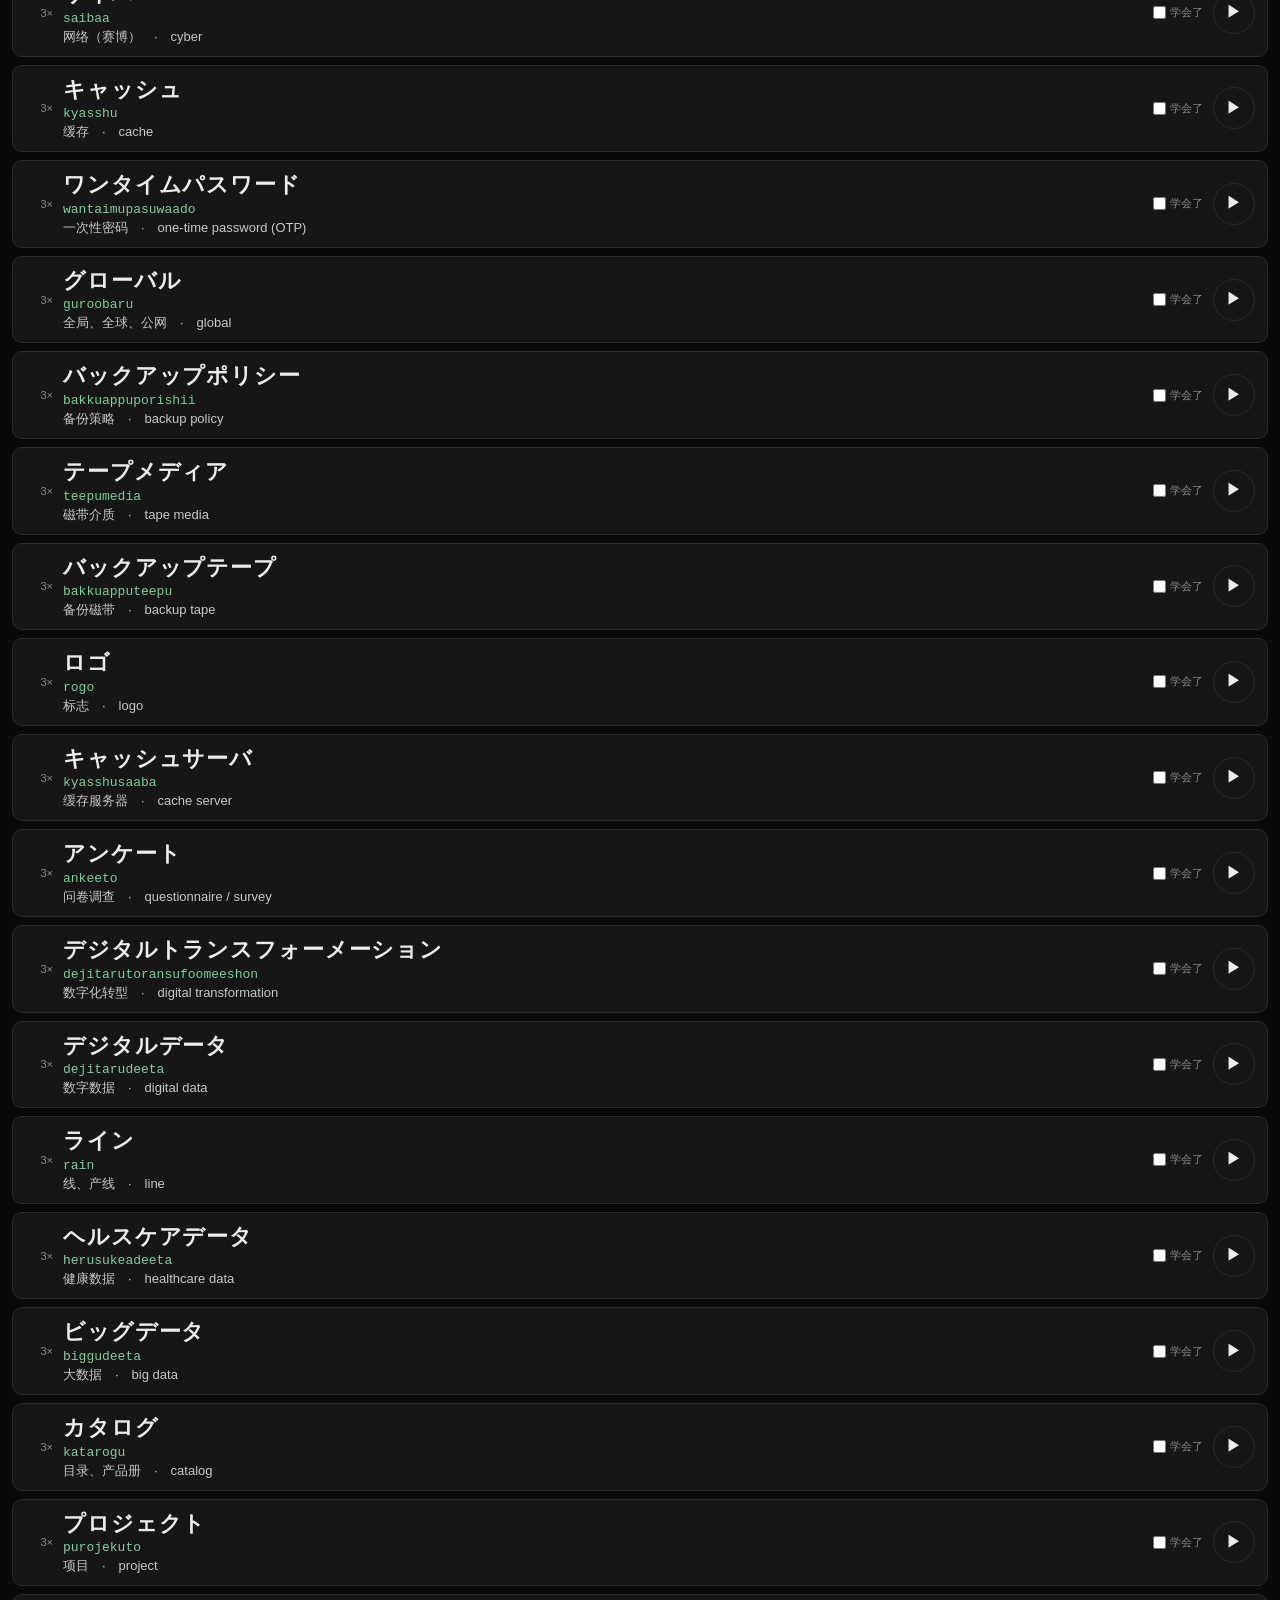
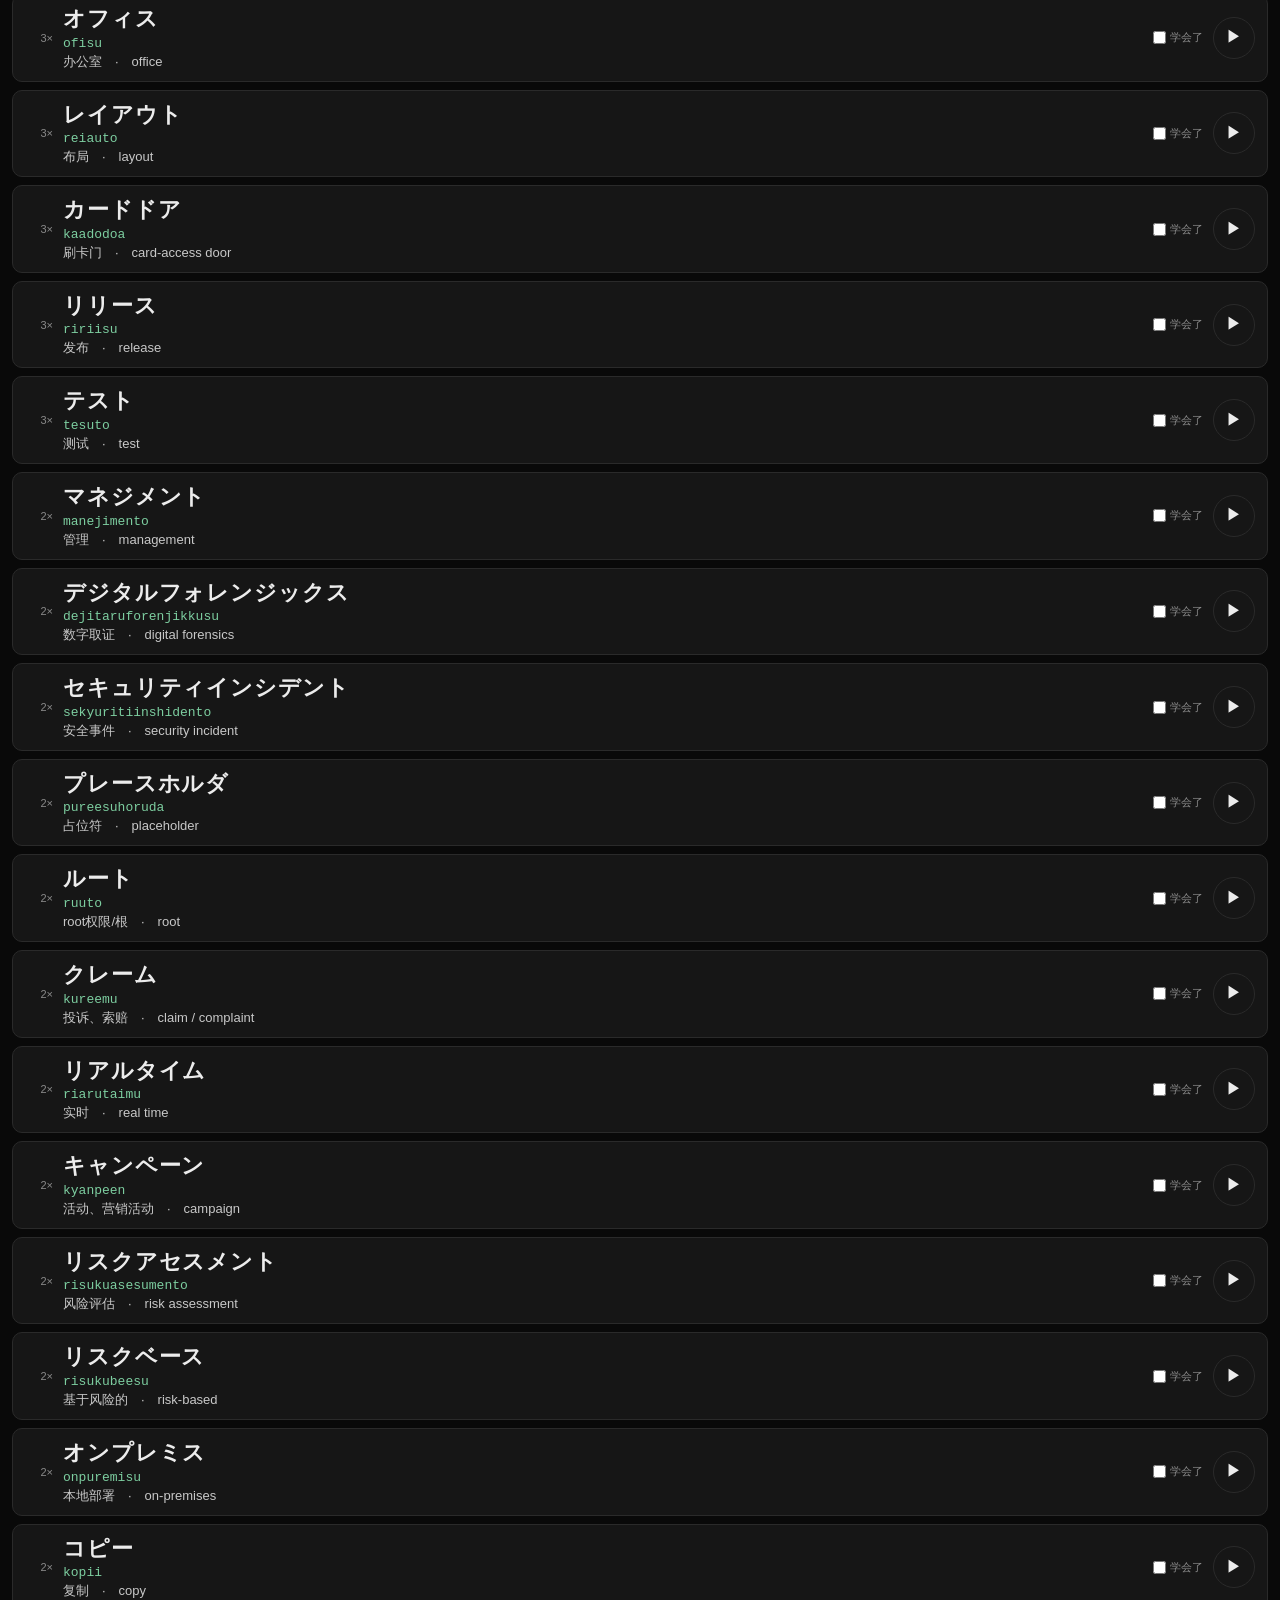
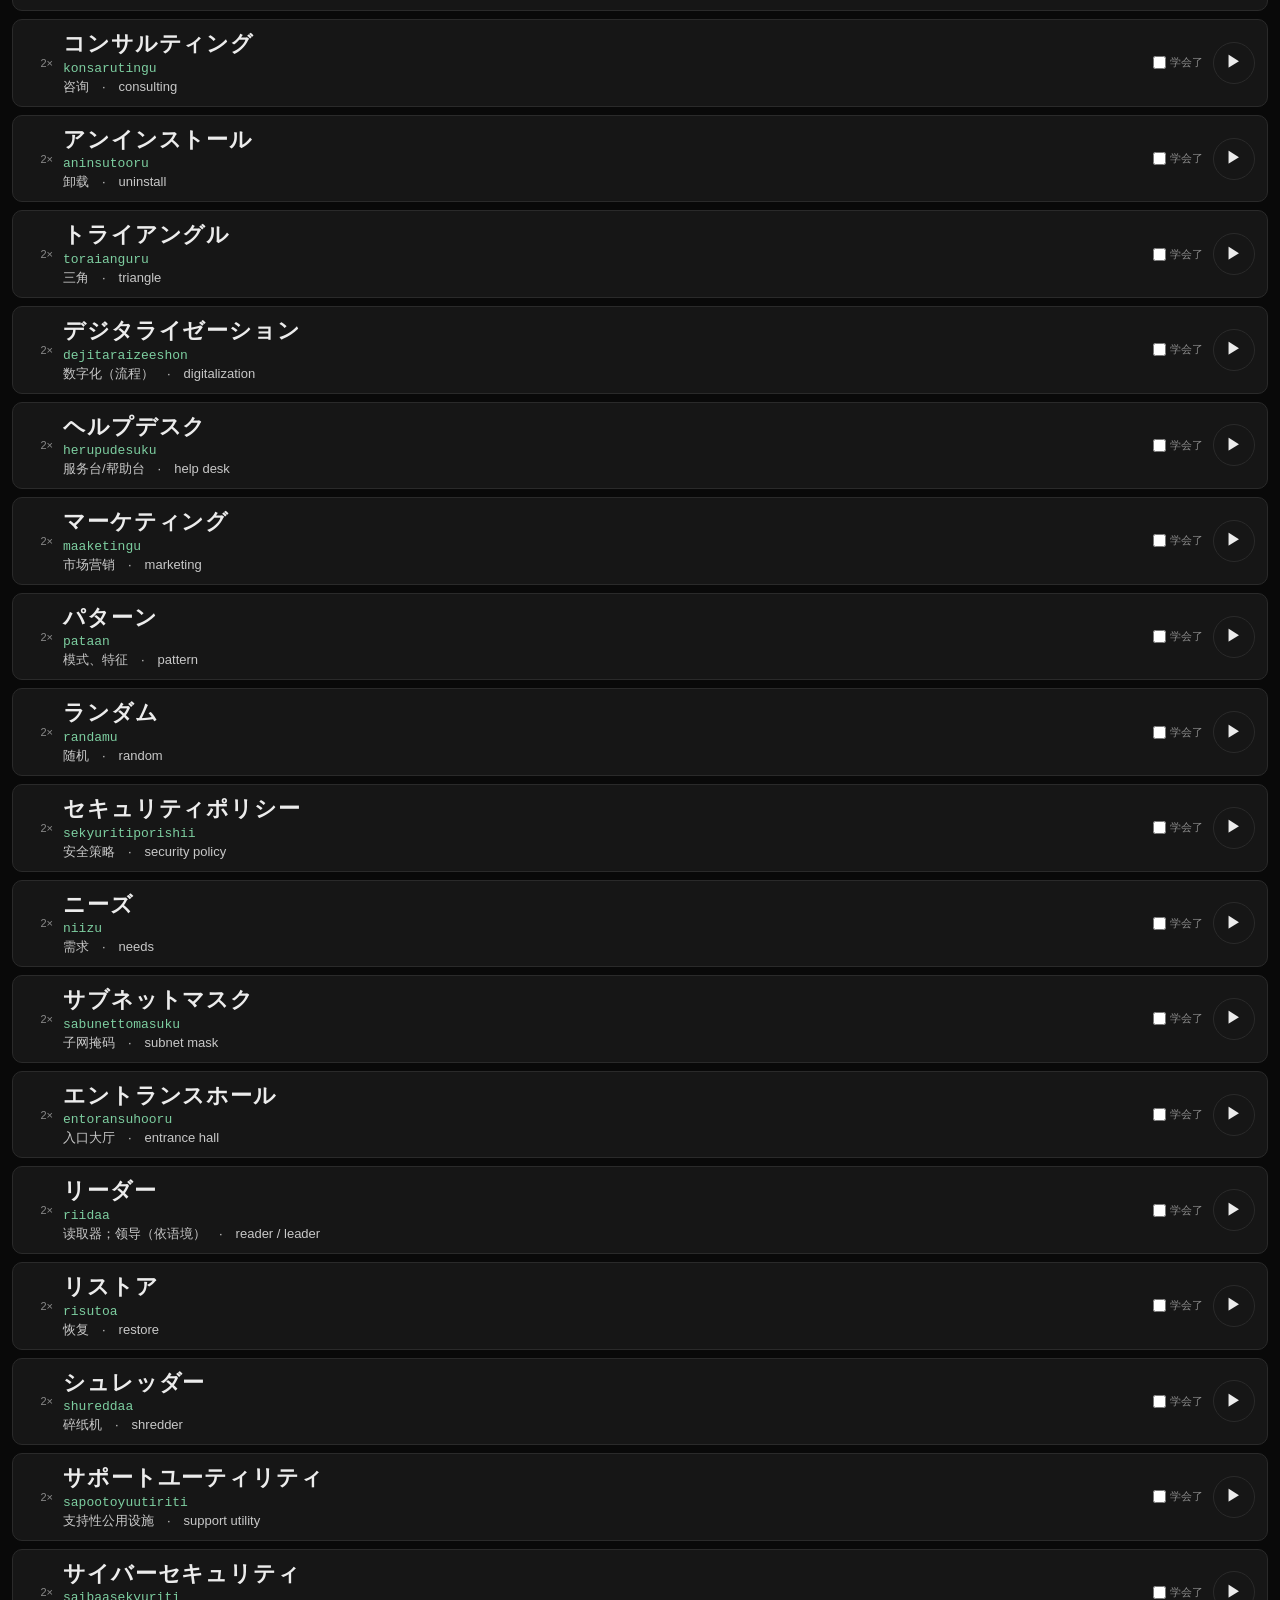
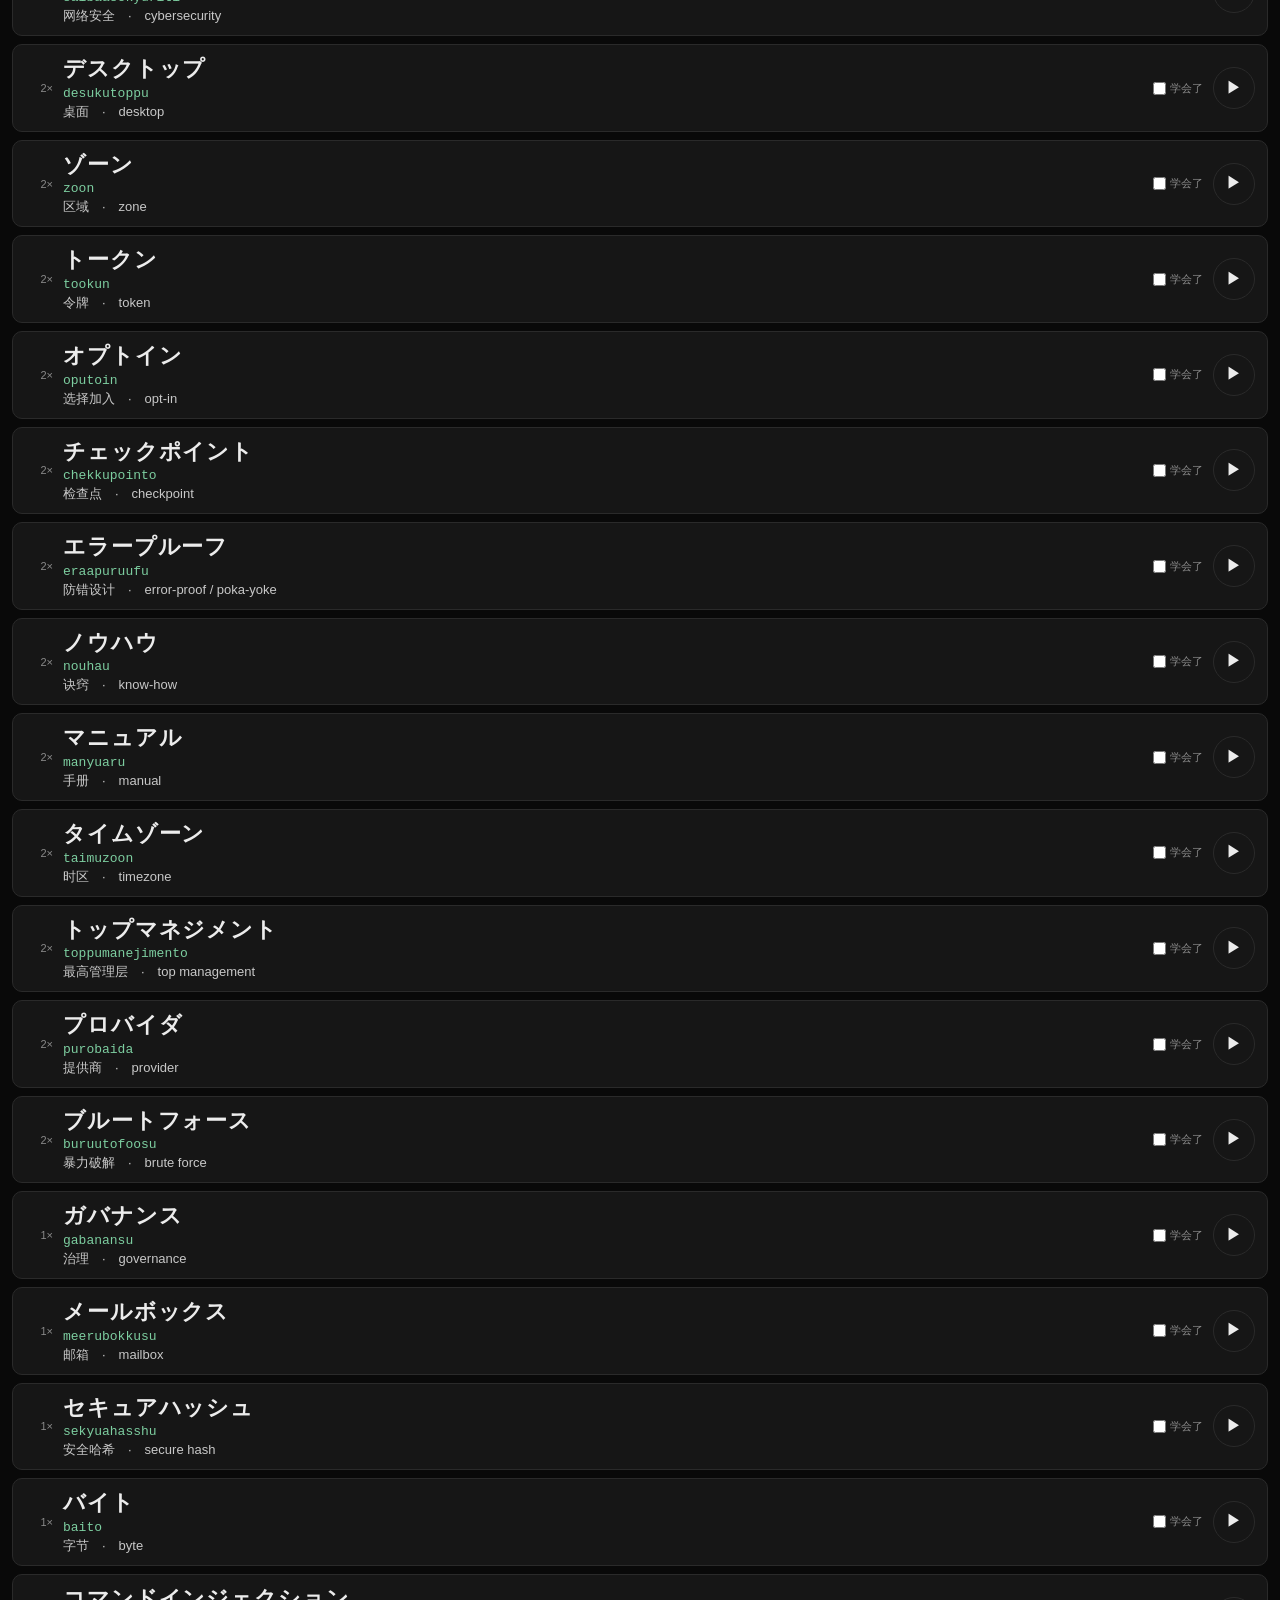
<file: sg-kana/index.html>
<!DOCTYPE html>
<html lang="zh-CN">
<head>
  <meta charset="UTF-8" />
  <meta http-equiv="refresh" content="0; url=../2/" />
  <link rel="canonical" href="../2/" />
  <title>redirect</title>
  <script>location.replace("../2/");</script>
</head>
<body><a href="../2/">2 片假名</a></body>
</html>
</file>
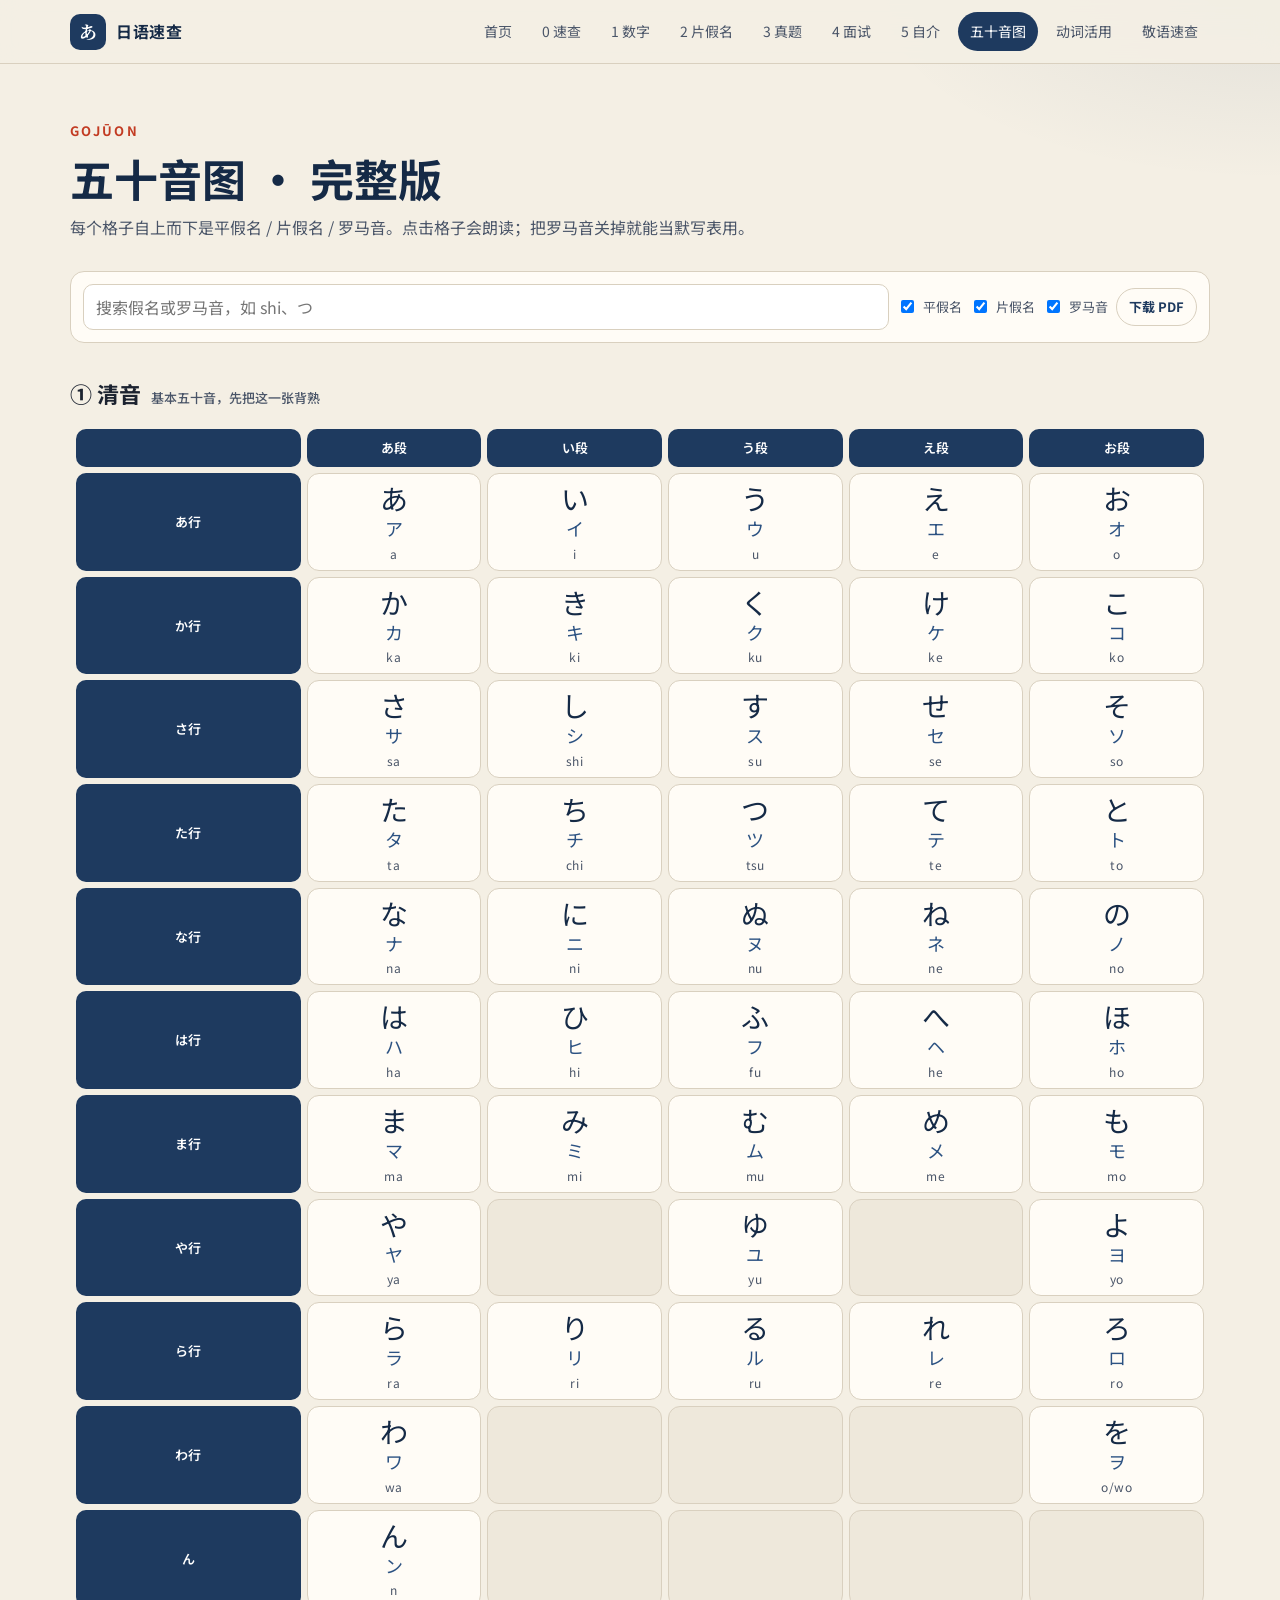
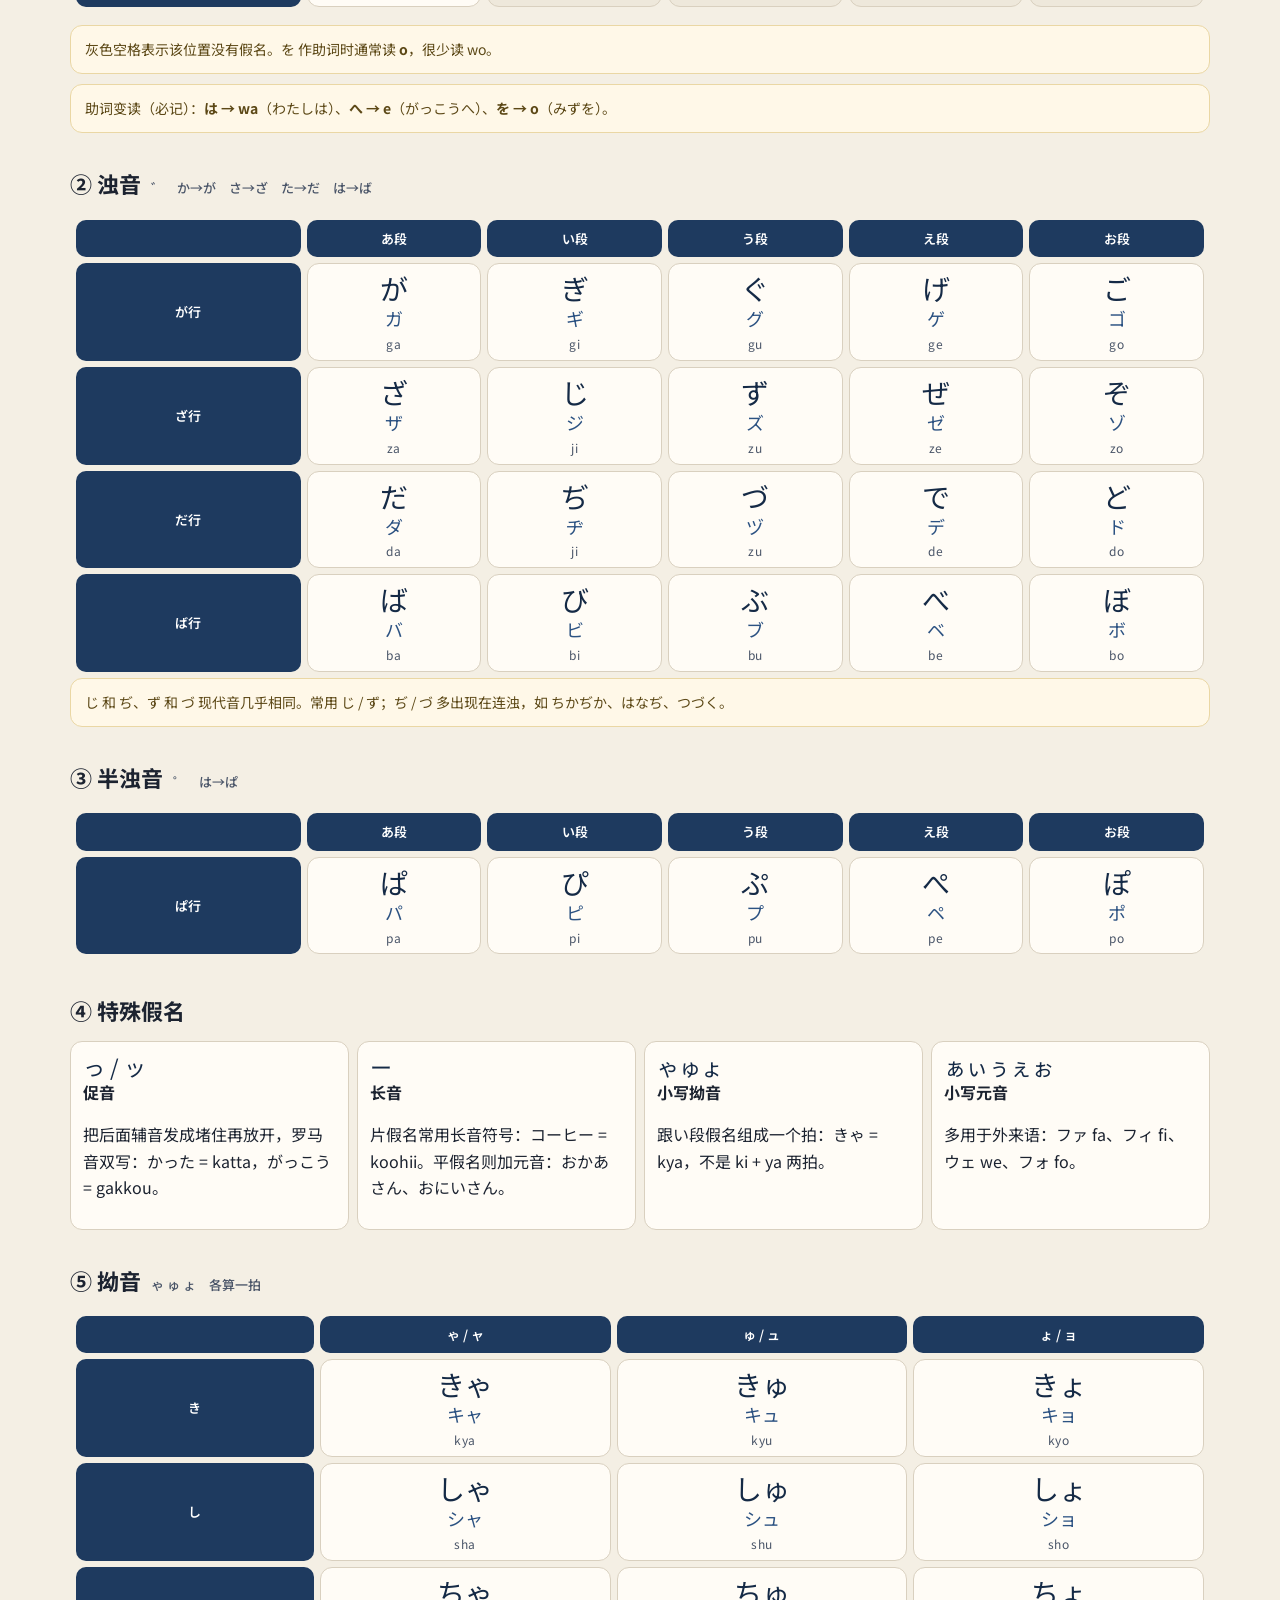
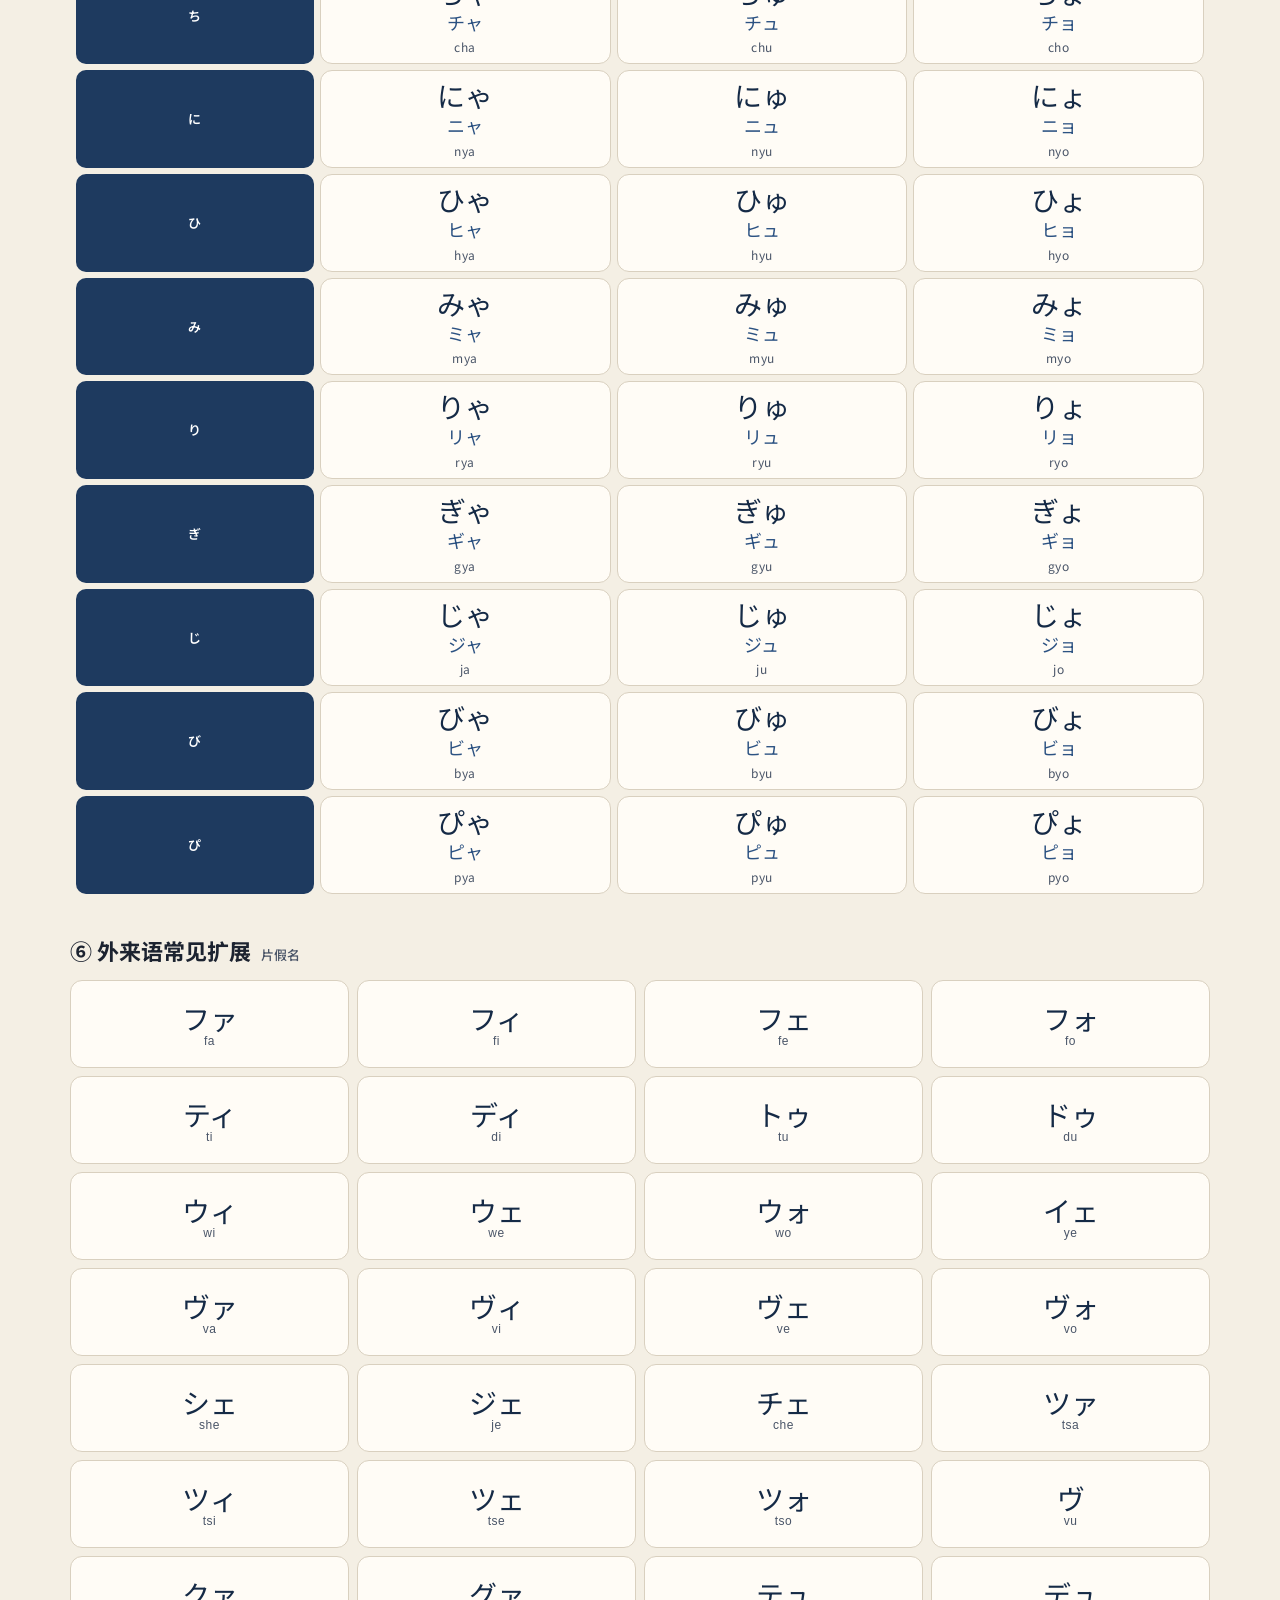
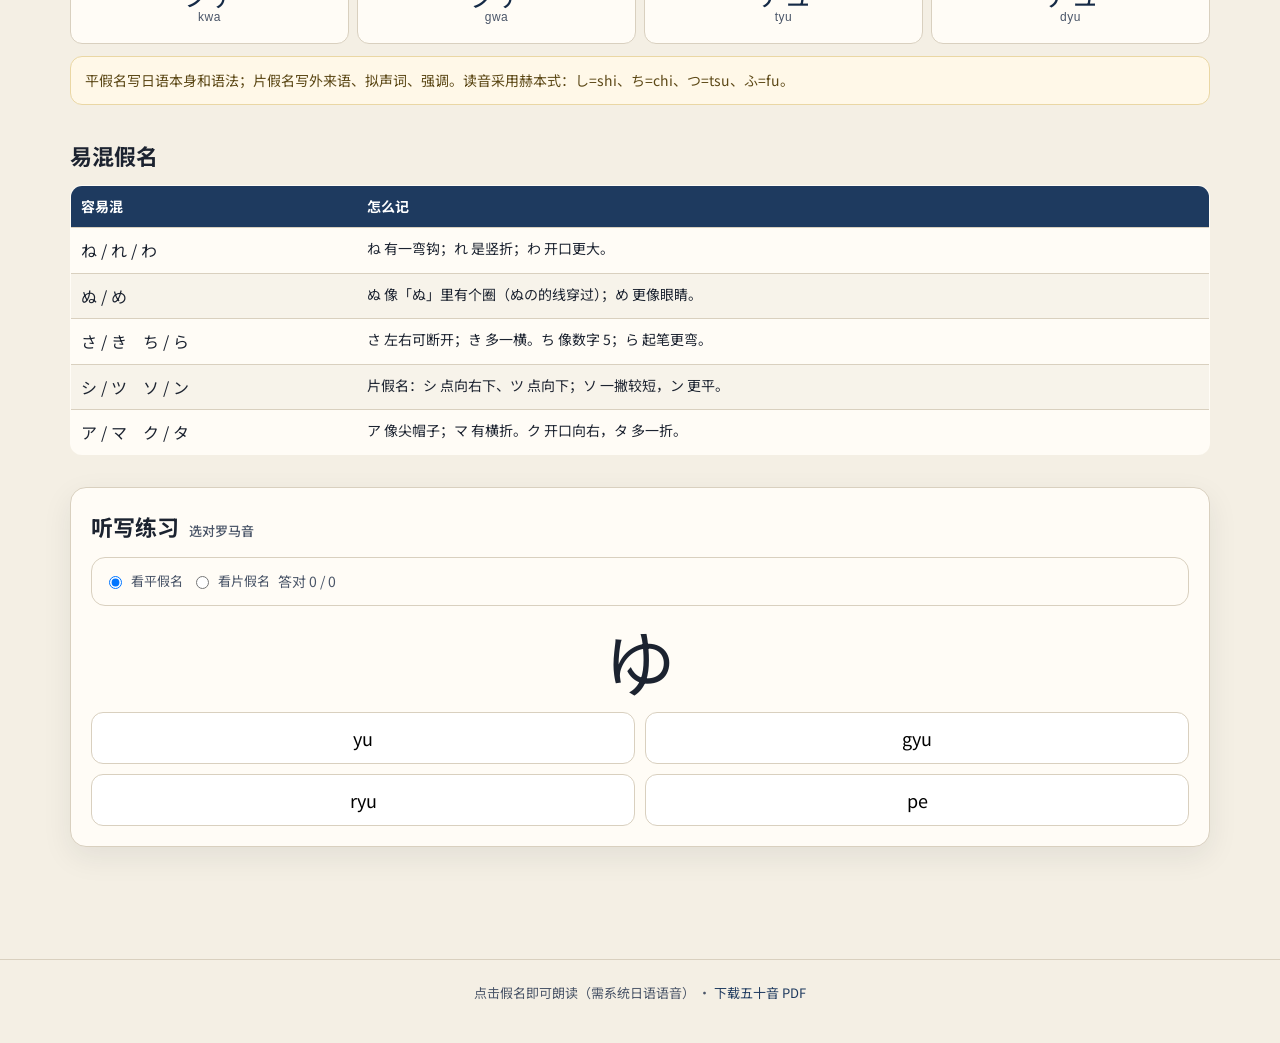
<file: kana.html>
<!DOCTYPE html>
<html lang="zh-CN">
<head>
  <meta charset="UTF-8">
  <meta name="viewport" content="width=device-width, initial-scale=1">
  <title>日语五十音图 | 平假名 · 片假名 · 读音</title>
  <link rel="preconnect" href="https://fonts.googleapis.com">
  <link rel="preconnect" href="https://fonts.gstatic.com" crossorigin>
  <link href="https://fonts.googleapis.com/css2?family=Noto+Sans+JP:wght@400;600;700&family=Noto+Sans+SC:wght@400;600;700&family=Noto+Serif+JP:wght@600;700&display=swap" rel="stylesheet">
  <link rel="stylesheet" href="assets/css/style.css">
  <link rel="icon" href="data:image/svg+xml,<svg xmlns='http://www.w3.org/2000/svg' viewBox='0 0 100 100'><rect rx='18' width='100' height='100' fill='%231e3a5f'/><text x='50' y='68' text-anchor='middle' font-size='58' fill='white'>あ</text></svg>">
</head>
<body>
  <header class="site-header">
    <div class="header-inner">
      <a class="brand" href="index.html"><span class="brand-mark serif">あ</span>日语速查</a>
      <button class="menu-btn" type="button">菜单</button>
      <nav class="nav">
        <a href="index.html">首页</a>
        <a href="0/">0 速查</a>
        <a href="1/">1 数字</a>
        <a href="2/">2 片假名</a>
        <a href="3/">3 真题</a>
        <a href="4/">4 面试</a>
        <a href="5/">5 自介</a>
        <a class="active" href="kana.html">五十音图</a>
        <a href="verbs.html">动词活用</a>
        <a href="keigo.html">敬语速查</a>

      </nav>
    </div>
  </header>
  <main class="wrap" id="kana-root">
    <section class="hero">
      <div class="kicker">GOJŪON</div>
      <h1>五十音图 · 完整版</h1>
      <p class="lede">每个格子自上而下是平假名 / 片假名 / 罗马音。点击格子会朗读；把罗马音关掉就能当默写表用。</p>
    </section>

    <div class="toolbar">
      <input class="search" id="kana-search" placeholder="搜索假名或罗马音，如 shi、つ">
      <label class="toggle"><input type="checkbox" data-hide="hira" checked>平假名</label>
      <label class="toggle"><input type="checkbox" data-hide="kata" checked>片假名</label>
      <label class="toggle"><input type="checkbox" data-hide="roma" checked>罗马音</label>
      <a class="btn ghost small" href="pdf/kana.pdf">下载 PDF</a>
    </div>

    <section class="section">
      <h2>① 清音 <small>基本五十音，先把这一张背熟</small></h2>
      <table class="kana-table" id="seion-table"></table>
      <div class="grid-notes">
        <div class="note">灰色空格表示该位置没有假名。を 作助词时通常读 <b>o</b>，很少读 wo。</div>
        <div class="note">助词变读（必记）：<b>は → wa</b>（わたしは）、<b>へ → e</b>（がっこうへ）、<b>を → o</b>（みずを）。</div>
      </div>
    </section>

    <section class="section">
      <h2>② 浊音 <small>゛　か→が　さ→ざ　た→だ　は→ば</small></h2>
      <table class="kana-table" id="dakuon-table"></table>
      <div class="note">じ 和 ぢ、ず 和 づ 现代音几乎相同。常用 じ / ず；ぢ / づ 多出现在连浊，如 ちかぢか、はなぢ、つづく。</div>
    </section>

    <section class="section">
      <h2>③ 半浊音 <small>゜　は→ぱ</small></h2>
      <table class="kana-table" id="handaku-table"></table>
    </section>

    <section class="section">
      <h2>④ 特殊假名</h2>
      <div class="special-grid">
        <div class="pill"><div class="hira jp">っ / ッ</div><b>促音</b><p>把后面辅音发成堵住再放开，罗马音双写：かった = katta，がっこう = gakkou。</p></div>
        <div class="pill"><div class="hira jp">ー</div><b>长音</b><p>片假名常用长音符号：コーヒー = koohii。平假名则加元音：おかあさん、おにいさん。</p></div>
        <div class="pill"><div class="hira jp">ゃゅょ</div><b>小写拗音</b><p>跟い段假名组成一个拍：きゃ = kya，不是 ki + ya 两拍。</p></div>
        <div class="pill"><div class="hira jp">ぁぃぅぇぉ</div><b>小写元音</b><p>多用于外来语：ファ fa、フィ fi、ウェ we、フォ fo。</p></div>
      </div>
    </section>

    <section class="section">
      <h2>⑤ 拗音 <small>ゃ ゅ ょ　各算一拍</small></h2>
      <table class="kana-table" id="youon-table"></table>
    </section>

    <section class="section">
      <h2>⑥ 外来语常见扩展 <small>片假名</small></h2>
      <div class="loan-grid" id="loan-grid"></div>
      <div class="note" style="margin-top:12px">平假名写日语本身和语法；片假名写外来语、拟声词、强调。读音采用赫本式：し=shi、ち=chi、つ=tsu、ふ=fu。</div>
    </section>

    <section class="section">
      <h2>易混假名</h2>
      <table class="data">
        <thead><tr><th>容易混</th><th>怎么记</th></tr></thead>
        <tbody>
          <tr><td class="jp">ね / れ / わ</td><td>ね 有一弯钩；れ 是竖折；わ 开口更大。</td></tr>
          <tr><td class="jp">ぬ / め</td><td>ぬ 像「ぬ」里有个圈（ぬの的线穿过）；め 更像眼睛。</td></tr>
          <tr><td class="jp">さ / き　ち / ら</td><td>さ 左右可断开；き 多一横。ち 像数字 5；ら 起笔更弯。</td></tr>
          <tr><td class="jp">シ / ツ　ソ / ン</td><td>片假名：シ 点向右下、ツ 点向下；ソ 一撇较短，ン 更平。</td></tr>
          <tr><td class="jp">ア / マ　ク / タ</td><td>ア 像尖帽子；マ 有横折。ク 开口向右，タ 多一折。</td></tr>
        </tbody>
      </table>
    </section>

    <section class="section quiz-box">
      <h2>听写练习 <small>选对罗马音</small></h2>
      <div class="toolbar" style="margin-top:0">
        <label class="toggle"><input type="radio" name="quiz-mode" value="hira" checked>看平假名</label>
        <label class="toggle"><input type="radio" name="quiz-mode" value="kata">看片假名</label>
        <span class="score" id="score">答对 0 / 0</span>
      </div>
      <div class="quiz-char jp" id="quiz-char">あ</div>
      <div class="choices" id="choices"></div>
    </section>
  </main>
  <footer class="site-footer">点击假名即可朗读（需系统日语语音） · <a href="pdf/kana.pdf">下载五十音 PDF</a></footer>
  <script src="assets/js/common.js"></script>
  <script src="assets/js/kana.js"></script>
</body>
</html>
</file>
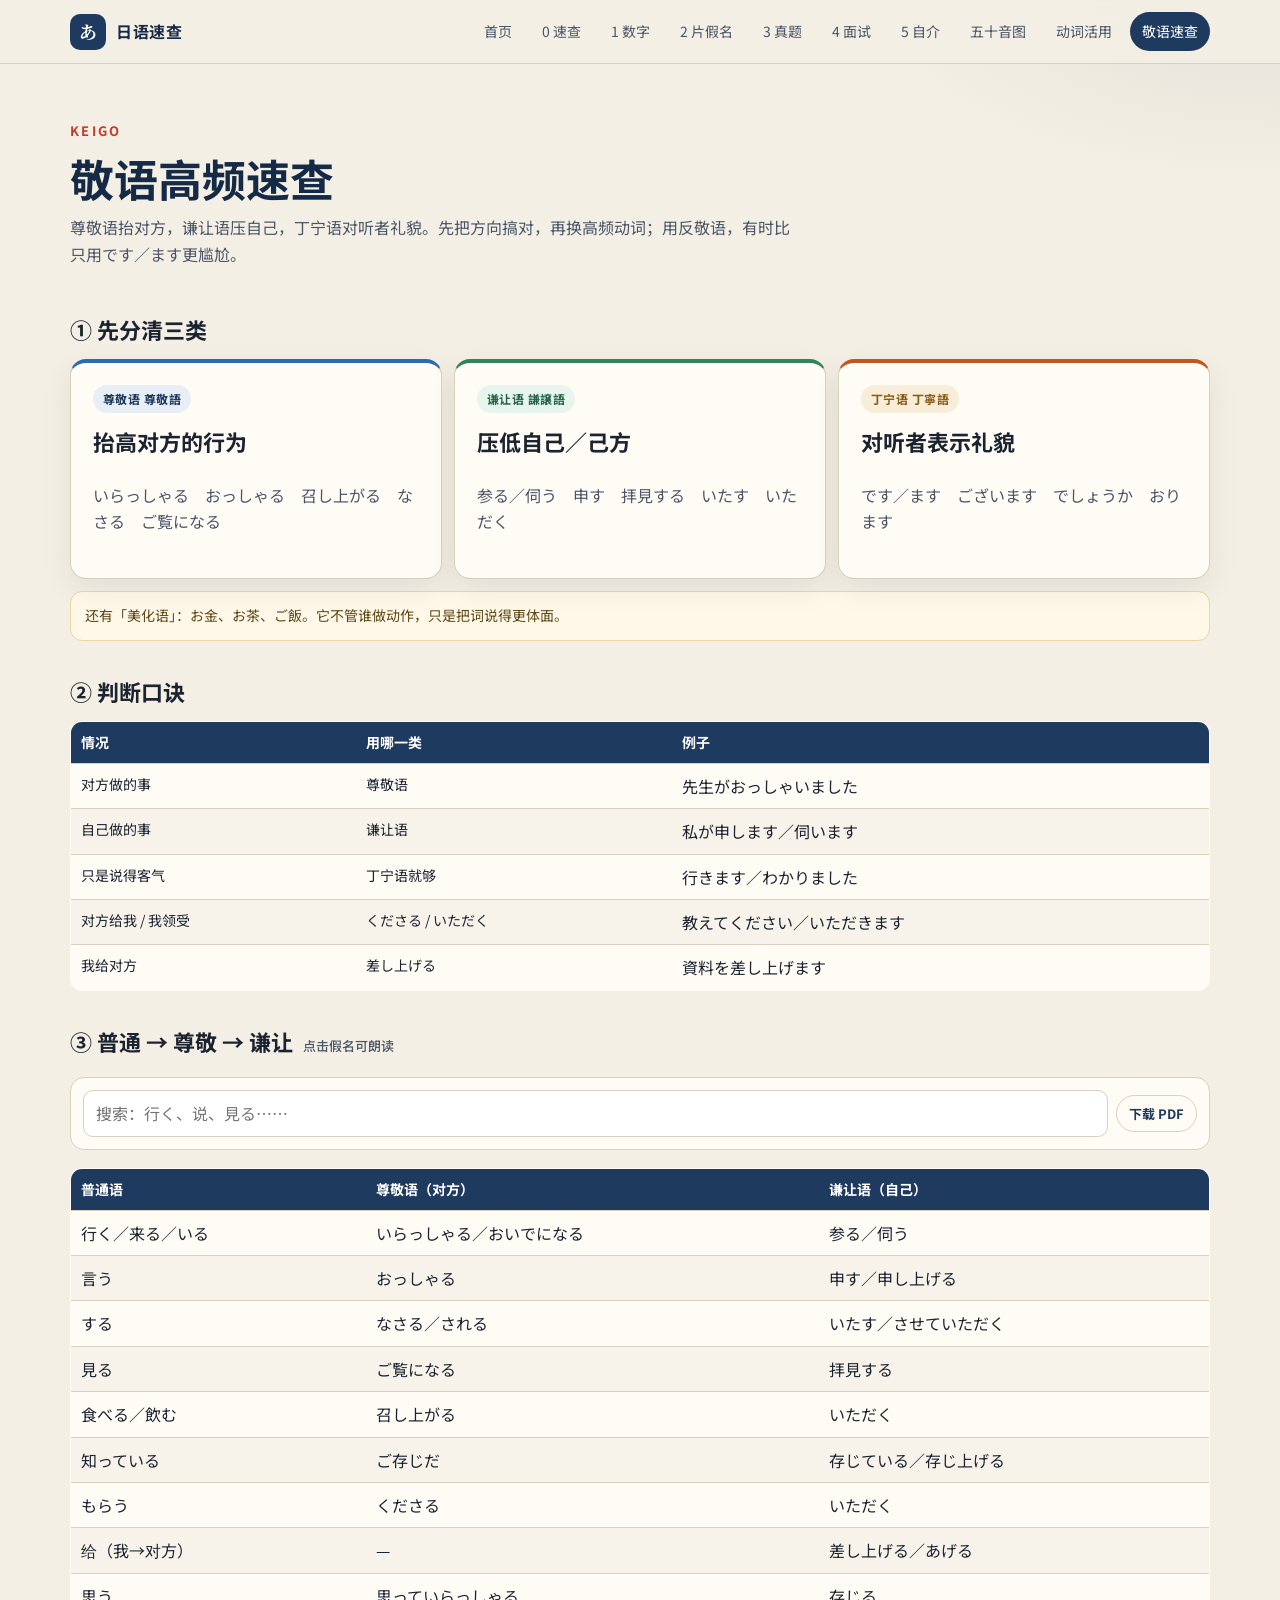
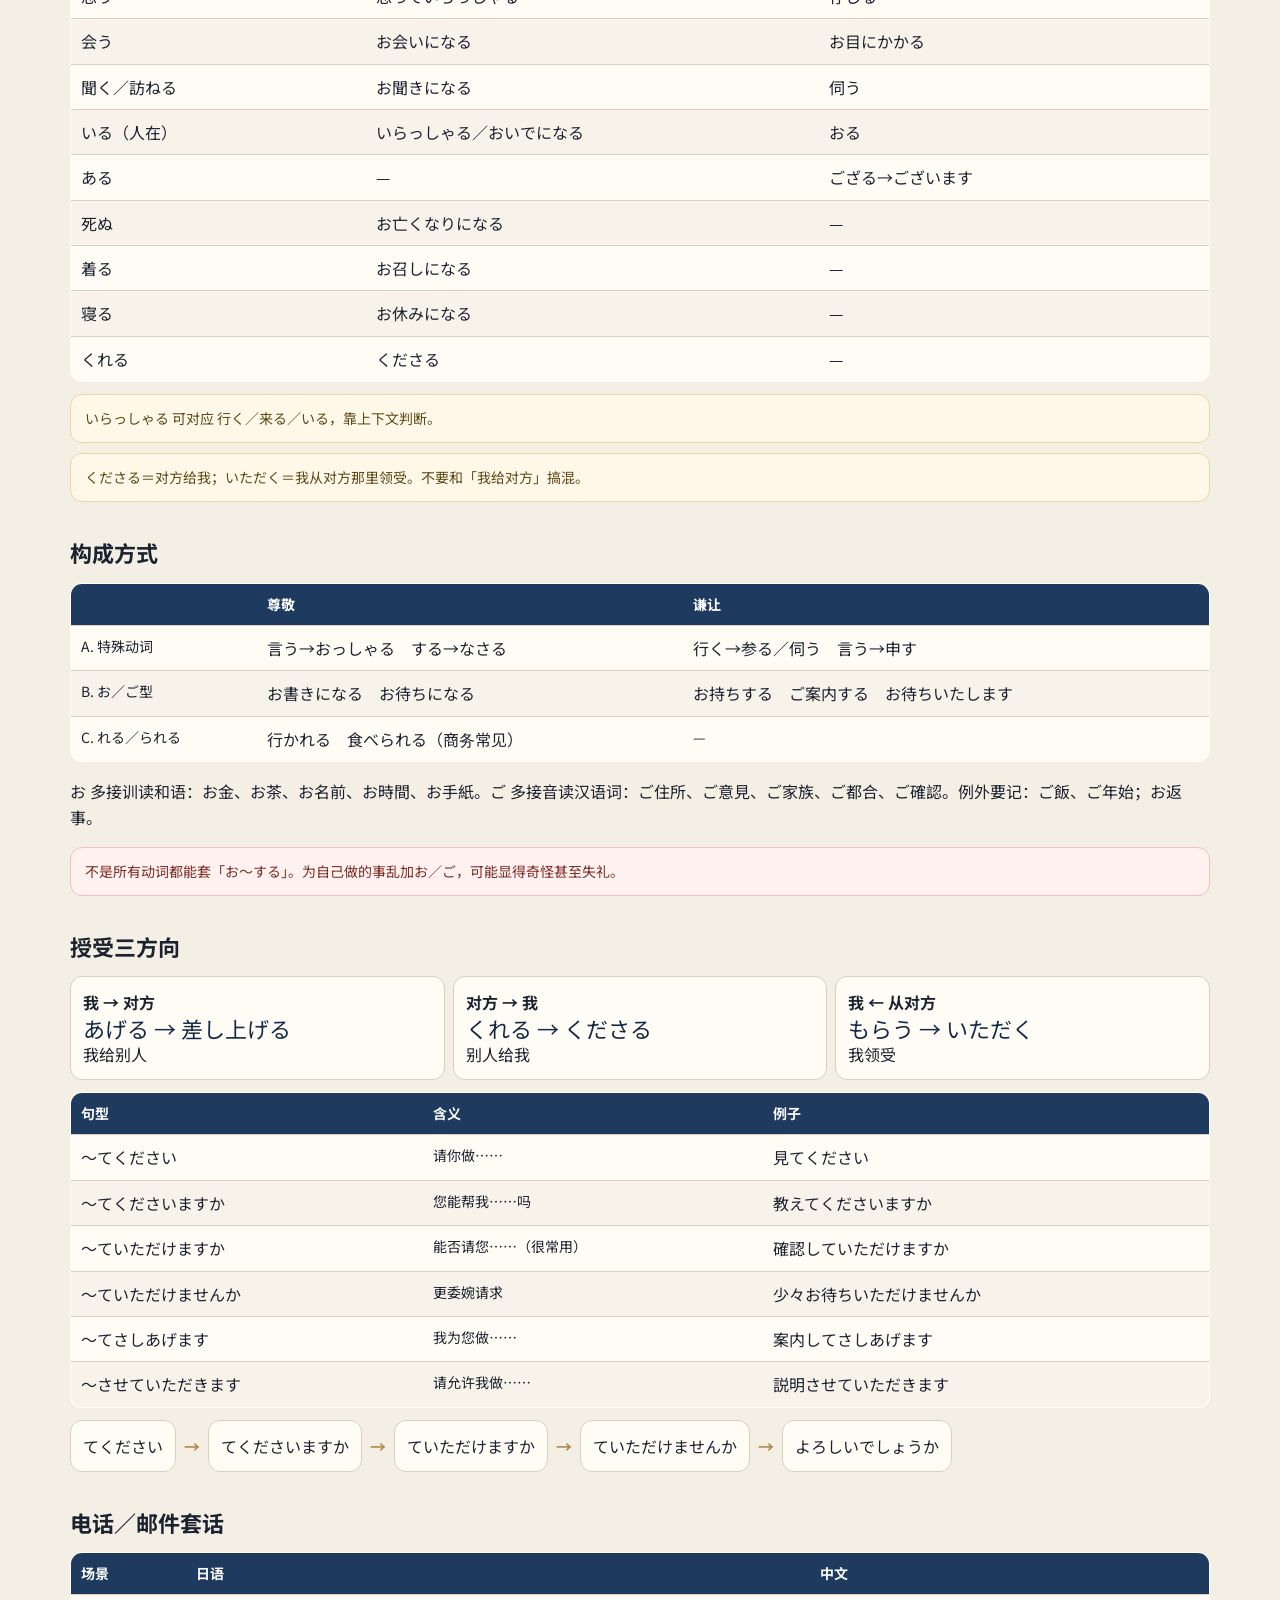
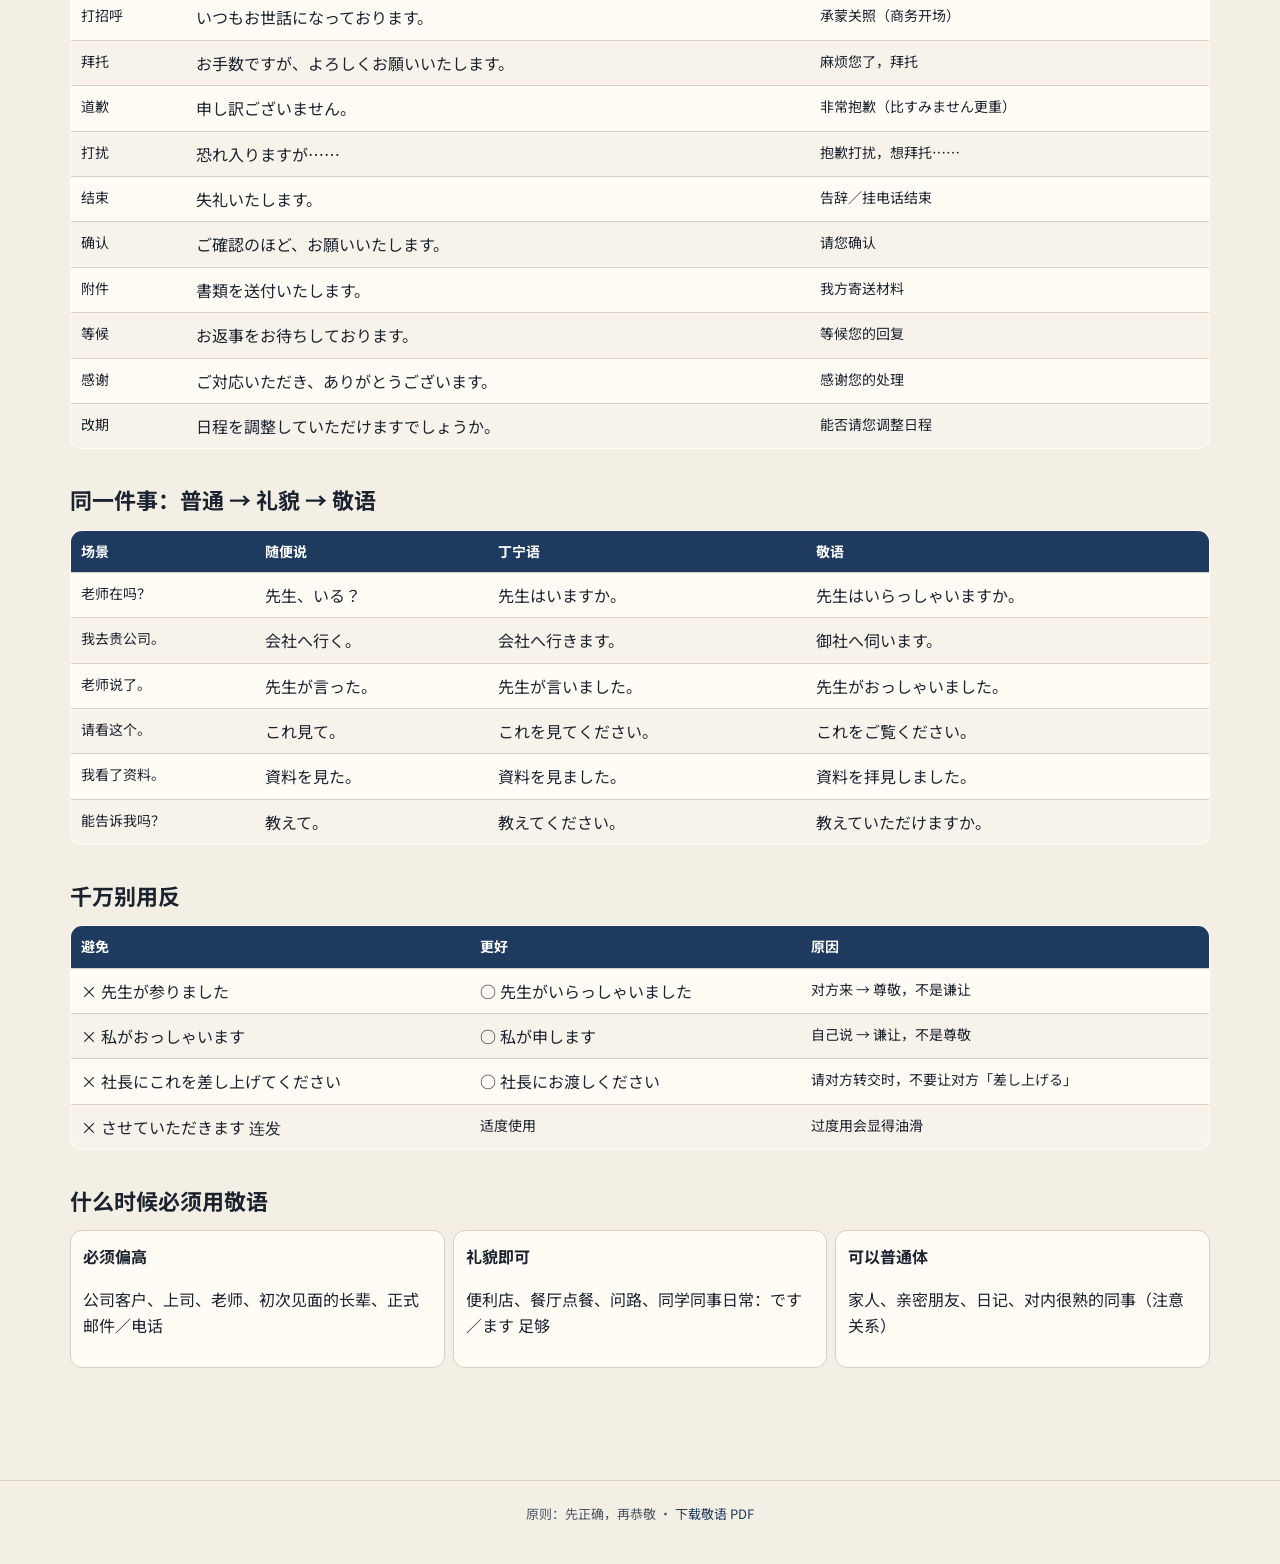
<file: keigo.html>
<!DOCTYPE html>
<html lang="zh-CN">
<head>
  <meta charset="UTF-8">
  <meta name="viewport" content="width=device-width, initial-scale=1">
  <title>日语敬语高频速查</title>
  <link rel="preconnect" href="https://fonts.googleapis.com">
  <link rel="preconnect" href="https://fonts.gstatic.com" crossorigin>
  <link href="https://fonts.googleapis.com/css2?family=Noto+Sans+JP:wght@400;600;700&family=Noto+Sans+SC:wght@400;600;700&family=Noto+Serif+JP:wght@600;700&display=swap" rel="stylesheet">
  <link rel="stylesheet" href="assets/css/style.css">
  <link rel="icon" href="data:image/svg+xml,<svg xmlns='http://www.w3.org/2000/svg' viewBox='0 0 100 100'><rect rx='18' width='100' height='100' fill='%231e3a5f'/><text x='50' y='68' text-anchor='middle' font-size='58' fill='white'>あ</text></svg>">
</head>
<body>
  <header class="site-header">
    <div class="header-inner">
      <a class="brand" href="index.html"><span class="brand-mark serif">あ</span>日语速查</a>
      <button class="menu-btn" type="button">菜单</button>
      <nav class="nav">
        <a href="index.html">首页</a>
        <a href="0/">0 速查</a>
        <a href="1/">1 数字</a>
        <a href="2/">2 片假名</a>
        <a href="3/">3 真题</a>
        <a href="4/">4 面试</a>
        <a href="5/">5 自介</a>
        <a href="kana.html">五十音图</a>
        <a href="verbs.html">动词活用</a>
        <a class="active" href="keigo.html">敬语速查</a>

      </nav>
    </div>
  </header>
  <main class="wrap">
    <section class="hero">
      <div class="kicker">KEIGO</div>
      <h1>敬语高频速查</h1>
      <p class="lede">尊敬语抬对方，谦让语压自己，丁宁语对听者礼貌。先把方向搞对，再换高频动词；用反敬语，有时比只用です／ます更尴尬。</p>
    </section>

    <section class="section">
      <h2>① 先分清三类</h2>
      <div class="keigo-types">
        <article class="card type-card sonkei">
          <span class="tag navy">尊敬语 尊敬語</span>
          <h2>抬高对方的行为</h2>
          <p class="jp">いらっしゃる　おっしゃる　召し上がる　なさる　ご覧になる</p>
        </article>
        <article class="card type-card kenjo">
          <span class="tag green">谦让语 謙譲語</span>
          <h2>压低自己／己方</h2>
          <p class="jp">参る／伺う　申す　拝見する　いたす　いただく</p>
        </article>
        <article class="card type-card teinei">
          <span class="tag gold">丁宁语 丁寧語</span>
          <h2>对听者表示礼貌</h2>
          <p class="jp">です／ます　ございます　でしょうか　おります</p>
        </article>
      </div>
      <div class="note" style="margin-top:12px">还有「美化语」：お金、お茶、ご飯。它不管谁做动作，只是把词说得更体面。</div>
    </section>

    <section class="section">
      <h2>② 判断口诀</h2>
      <table class="data">
        <thead><tr><th>情况</th><th>用哪一类</th><th>例子</th></tr></thead>
        <tbody>
          <tr><td>对方做的事</td><td>尊敬语</td><td class="jp">先生がおっしゃいました</td></tr>
          <tr><td>自己做的事</td><td>谦让语</td><td class="jp">私が申します／伺います</td></tr>
          <tr><td>只是说得客气</td><td>丁宁语就够</td><td class="jp">行きます／わかりました</td></tr>
          <tr><td>对方给我 / 我领受</td><td>くださる / いただく</td><td class="jp">教えてください／いただきます</td></tr>
          <tr><td>我给对方</td><td>差し上げる</td><td class="jp">資料を差し上げます</td></tr>
        </tbody>
      </table>
    </section>

    <section class="section">
      <h2>③ 普通 → 尊敬 → 谦让 <small>点击假名可朗读</small></h2>
      <div class="toolbar">
        <input class="search" id="keigo-search" placeholder="搜索：行く、说、見る……">
        <a class="btn ghost small" href="pdf/keigo.pdf">下载 PDF</a>
      </div>
      <div style="overflow:auto">
        <table class="data">
          <thead><tr><th>普通语</th><th>尊敬语（对方）</th><th>谦让语（自己）</th></tr></thead>
          <tbody id="keigo-body"></tbody>
        </table>
      </div>
      <div class="grid-notes">
        <div class="note">いらっしゃる 可对应 行く／来る／いる，靠上下文判断。</div>
        <div class="note">くださる＝对方给我；いただく＝我从对方那里领受。不要和「我给对方」搞混。</div>
      </div>
    </section>

    <section class="section">
      <h2>构成方式</h2>
      <table class="data">
        <thead><tr><th></th><th>尊敬</th><th>谦让</th></tr></thead>
        <tbody>
          <tr><td>A. 特殊动词</td><td class="jp">言う→おっしゃる　する→なさる</td><td class="jp">行く→参る／伺う　言う→申す</td></tr>
          <tr><td>B. お／ご型</td><td class="jp">お書きになる　お待ちになる</td><td class="jp">お持ちする　ご案内する　お待ちいたします</td></tr>
          <tr><td>C. れる／られる</td><td class="jp">行かれる　食べられる（商务常见）</td><td>—</td></tr>
        </tbody>
      </table>
      <p>お 多接训读和语：お金、お茶、お名前、お時間、お手紙。ご 多接音读汉语词：ご住所、ご意見、ご家族、ご都合、ご確認。例外要记：ご飯、ご年始；お返事。</p>
      <div class="note warn">不是所有动词都能套「お～する」。为自己做的事乱加お／ご，可能显得奇怪甚至失礼。</div>
    </section>

    <section class="section">
      <h2>授受三方向</h2>
      <div class="triple">
        <div class="pill"><b>我 → 对方</b><div class="hira jp">あげる → 差し上げる</div>我给别人</div>
        <div class="pill"><b>对方 → 我</b><div class="hira jp">くれる → くださる</div>别人给我</div>
        <div class="pill"><b>我 ← 从对方</b><div class="hira jp">もらう → いただく</div>我领受</div>
      </div>
      <table class="data" style="margin-top:12px">
        <thead><tr><th>句型</th><th>含义</th><th>例子</th></tr></thead>
        <tbody>
          <tr><td class="jp">～てください</td><td>请你做……</td><td class="jp">見てください</td></tr>
          <tr><td class="jp">～てくださいますか</td><td>您能帮我……吗</td><td class="jp">教えてくださいますか</td></tr>
          <tr><td class="jp">～ていただけますか</td><td>能否请您……（很常用）</td><td class="jp">確認していただけますか</td></tr>
          <tr><td class="jp">～ていただけませんか</td><td>更委婉请求</td><td class="jp">少々お待ちいただけませんか</td></tr>
          <tr><td class="jp">～てさしあげます</td><td>我为您做……</td><td class="jp">案内してさしあげます</td></tr>
          <tr><td class="jp">～させていただきます</td><td>请允许我做……</td><td class="jp">説明させていただきます</td></tr>
        </tbody>
      </table>
      <div class="flow" style="margin-top:12px">
        <span class="pill">てください</span><span class="arrow">→</span>
        <span class="pill">てくださいますか</span><span class="arrow">→</span>
        <span class="pill">ていただけますか</span><span class="arrow">→</span>
        <span class="pill">ていただけませんか</span><span class="arrow">→</span>
        <span class="pill">よろしいでしょうか</span>
      </div>
    </section>

    <section class="section">
      <h2>电话／邮件套话</h2>
      <table class="data">
        <thead><tr><th>场景</th><th>日语</th><th>中文</th></tr></thead>
        <tbody id="mail-body"></tbody>
      </table>
    </section>

    <section class="section">
      <h2>同一件事：普通 → 礼貌 → 敬语</h2>
      <table class="data">
        <thead><tr><th>场景</th><th>随便说</th><th>丁宁语</th><th>敬语</th></tr></thead>
        <tbody>
          <tr><td>老师在吗？</td><td class="jp">先生、いる？</td><td class="jp">先生はいますか。</td><td class="jp">先生はいらっしゃいますか。</td></tr>
          <tr><td>我去贵公司。</td><td class="jp">会社へ行く。</td><td class="jp">会社へ行きます。</td><td class="jp">御社へ伺います。</td></tr>
          <tr><td>老师说了。</td><td class="jp">先生が言った。</td><td class="jp">先生が言いました。</td><td class="jp">先生がおっしゃいました。</td></tr>
          <tr><td>请看这个。</td><td class="jp">これ見て。</td><td class="jp">これを見てください。</td><td class="jp">これをご覧ください。</td></tr>
          <tr><td>我看了资料。</td><td class="jp">資料を見た。</td><td class="jp">資料を見ました。</td><td class="jp">資料を拝見しました。</td></tr>
          <tr><td>能告诉我吗？</td><td class="jp">教えて。</td><td class="jp">教えてください。</td><td class="jp">教えていただけますか。</td></tr>
        </tbody>
      </table>
    </section>

    <section class="section">
      <h2>千万别用反</h2>
      <table class="data">
        <thead><tr><th>避免</th><th>更好</th><th>原因</th></tr></thead>
        <tbody>
          <tr><td class="jp">× 先生が参りました</td><td class="jp">○ 先生がいらっしゃいました</td><td>对方来 → 尊敬，不是谦让</td></tr>
          <tr><td class="jp">× 私がおっしゃいます</td><td class="jp">○ 私が申します</td><td>自己说 → 谦让，不是尊敬</td></tr>
          <tr><td class="jp">× 社長にこれを差し上げてください</td><td class="jp">○ 社長にお渡しください</td><td>请对方转交时，不要让对方「差し上げる」</td></tr>
          <tr><td class="jp">× させていただきます 连发</td><td>适度使用</td><td>过度用会显得油滑</td></tr>
        </tbody>
      </table>
    </section>

    <section class="section">
      <h2>什么时候必须用敬语</h2>
      <div class="triple">
        <div class="pill"><b>必须偏高</b><p>公司客户、上司、老师、初次见面的长辈、正式邮件／电话</p></div>
        <div class="pill"><b>礼貌即可</b><p>便利店、餐厅点餐、问路、同学同事日常：です／ます 足够</p></div>
        <div class="pill"><b>可以普通体</b><p>家人、亲密朋友、日记、对内很熟的同事（注意关系）</p></div>
      </div>
    </section>
  </main>
  <footer class="site-footer">原则：先正确，再恭敬 · <a href="pdf/keigo.pdf">下载敬语 PDF</a></footer>
  <script src="assets/js/common.js"></script>
  <script src="assets/js/keigo.js"></script>
</body>
</html>
</file>
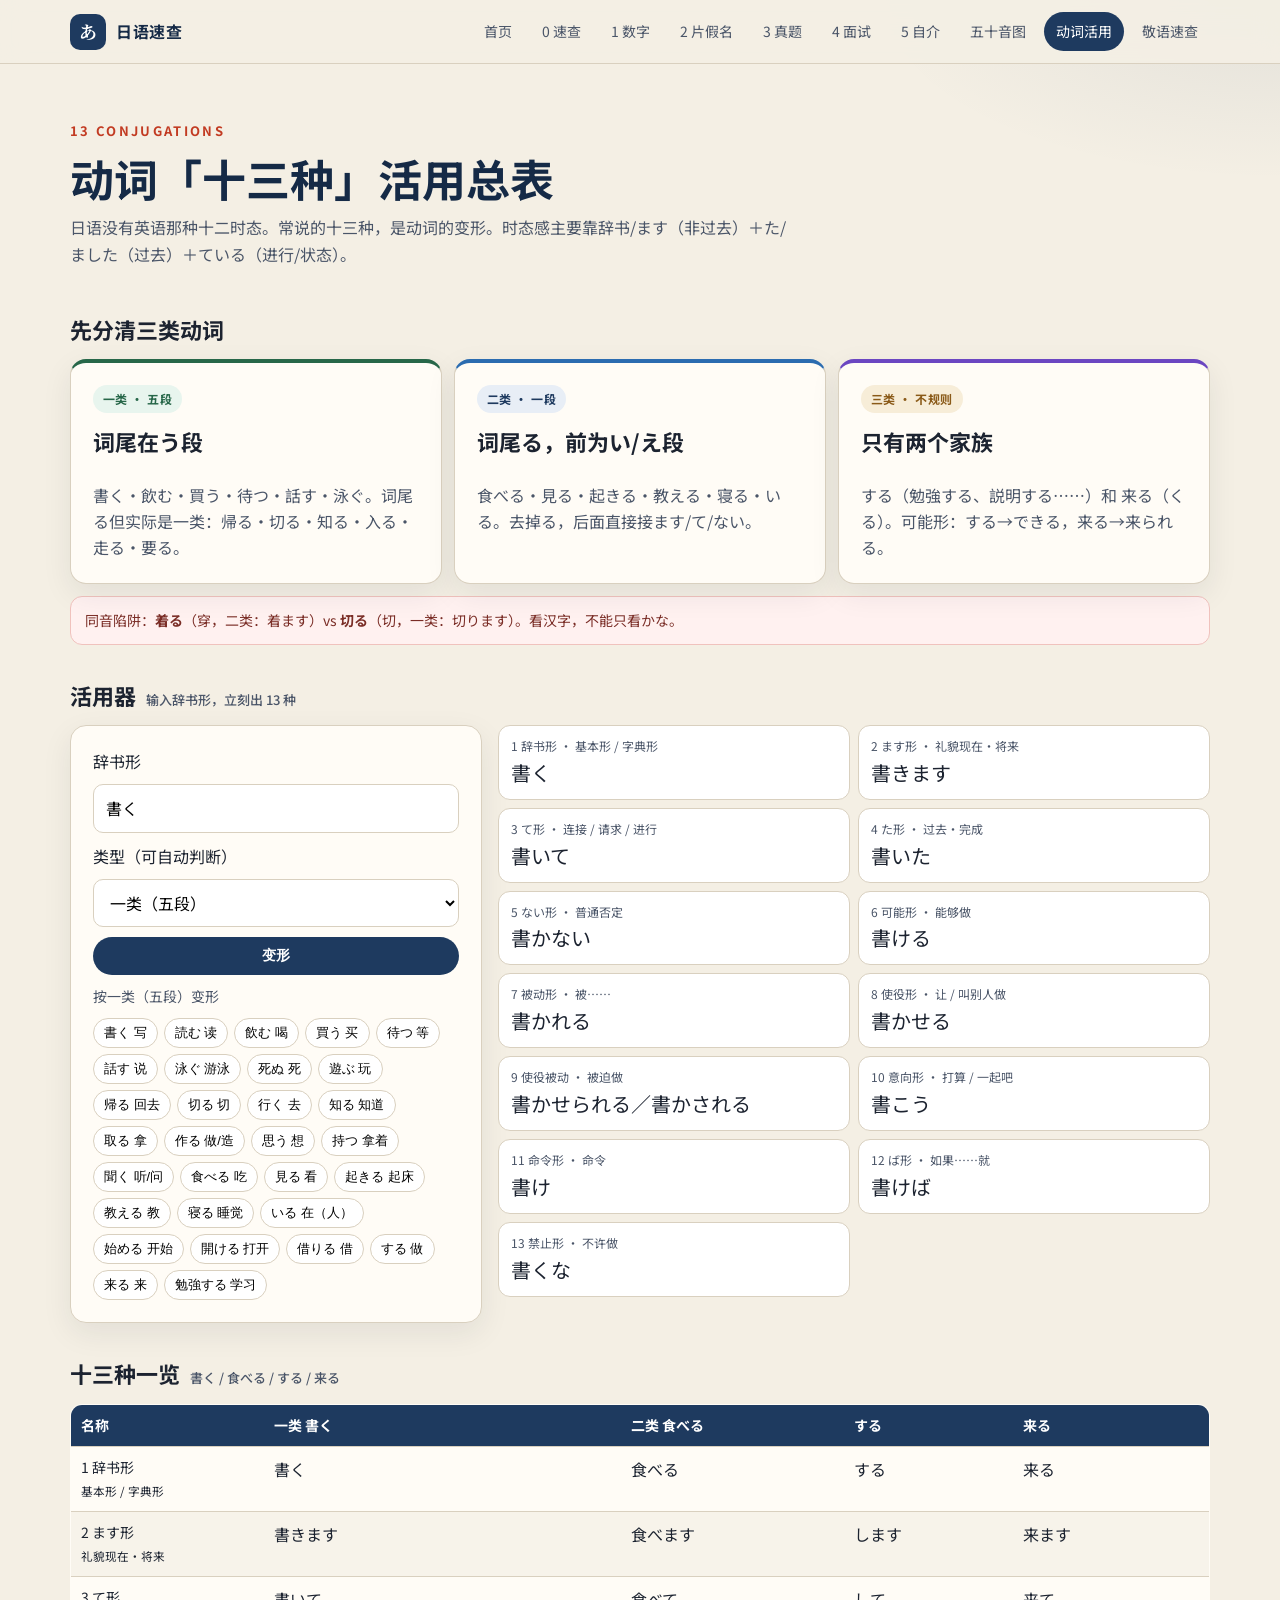
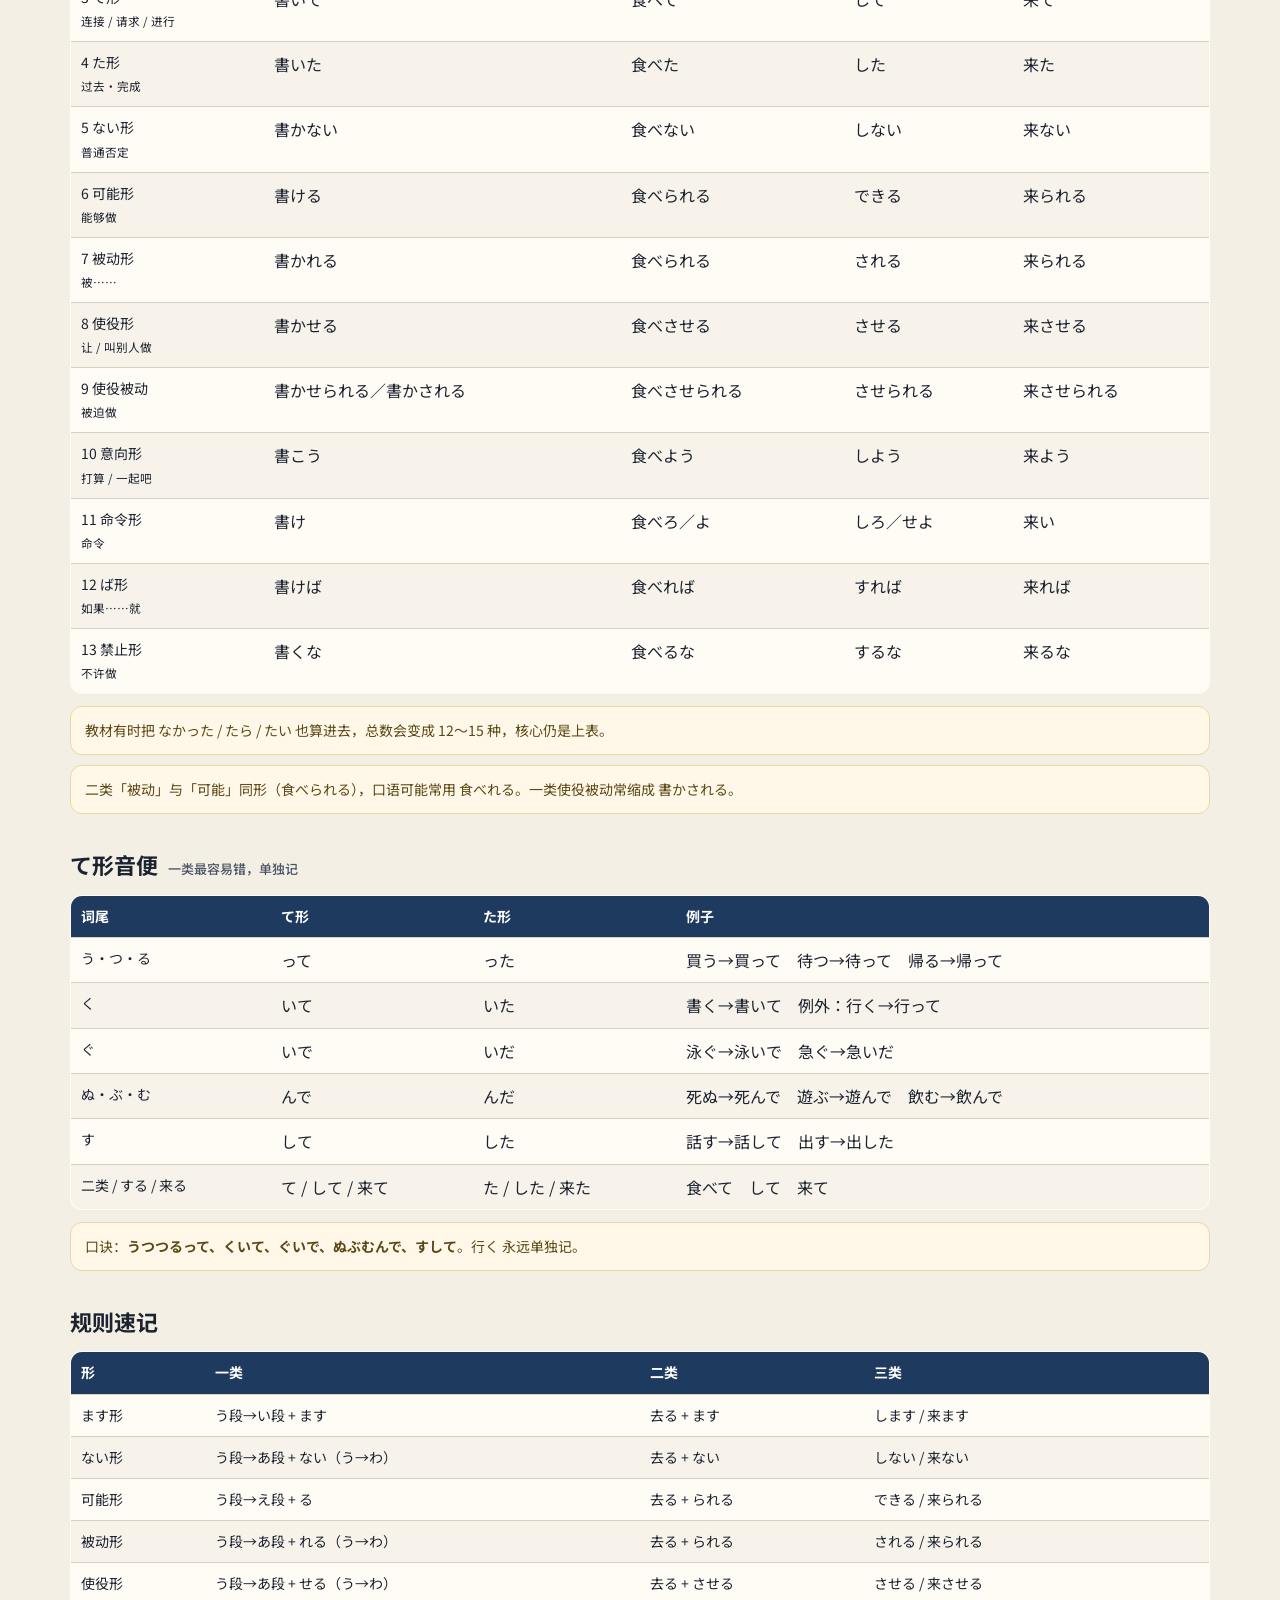
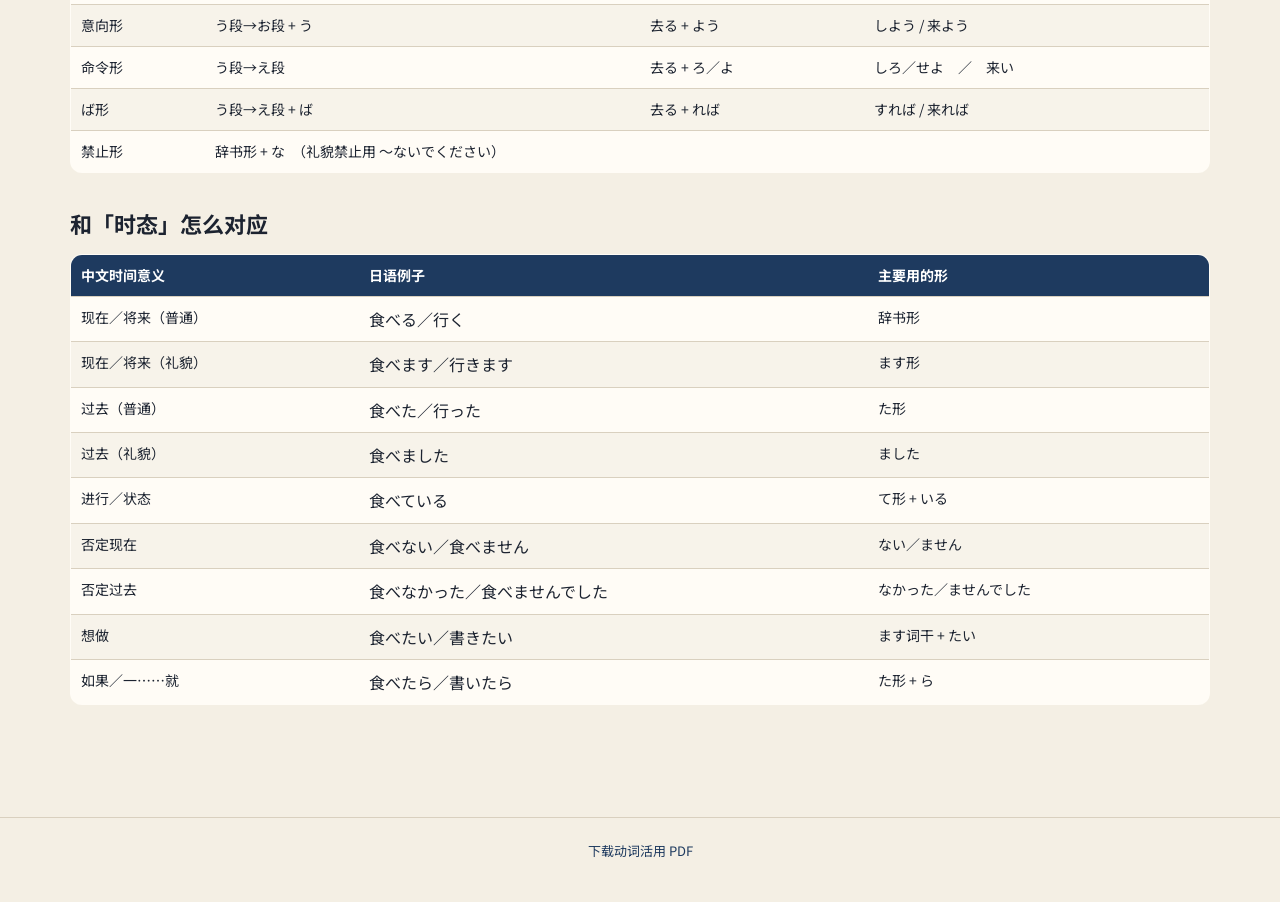
<file: verbs.html>
<!DOCTYPE html>
<html lang="zh-CN">
<head>
  <meta charset="UTF-8">
  <meta name="viewport" content="width=device-width, initial-scale=1">
  <title>日语动词十三种活用</title>
  <link rel="preconnect" href="https://fonts.googleapis.com">
  <link rel="preconnect" href="https://fonts.gstatic.com" crossorigin>
  <link href="https://fonts.googleapis.com/css2?family=Noto+Sans+JP:wght@400;600;700&family=Noto+Sans+SC:wght@400;600;700&family=Noto+Serif+JP:wght@600;700&display=swap" rel="stylesheet">
  <link rel="stylesheet" href="assets/css/style.css">
  <link rel="icon" href="data:image/svg+xml,<svg xmlns='http://www.w3.org/2000/svg' viewBox='0 0 100 100'><rect rx='18' width='100' height='100' fill='%231e3a5f'/><text x='50' y='68' text-anchor='middle' font-size='58' fill='white'>あ</text></svg>">
</head>
<body>
  <header class="site-header">
    <div class="header-inner">
      <a class="brand" href="index.html"><span class="brand-mark serif">あ</span>日语速查</a>
      <button class="menu-btn" type="button">菜单</button>
      <nav class="nav">
        <a href="index.html">首页</a>
        <a href="0/">0 速查</a>
        <a href="1/">1 数字</a>
        <a href="2/">2 片假名</a>
        <a href="3/">3 真题</a>
        <a href="4/">4 面试</a>
        <a href="5/">5 自介</a>
        <a href="kana.html">五十音图</a>
        <a class="active" href="verbs.html">动词活用</a>
        <a href="keigo.html">敬语速查</a>

      </nav>
    </div>
  </header>
  <main class="wrap">
    <section class="hero">
      <div class="kicker">13 CONJUGATIONS</div>
      <h1>动词「十三种」活用总表</h1>
      <p class="lede">日语没有英语那种十二时态。常说的十三种，是动词的变形。时态感主要靠辞书/ます（非过去）＋た/ました（过去）＋ている（进行/状态）。</p>
    </section>

    <section class="section">
      <h2>先分清三类动词</h2>
      <div class="verb-types">
        <article class="card type-card godan">
          <span class="tag green">一类 · 五段</span>
          <h2>词尾在う段</h2>
          <p>書く・飲む・買う・待つ・話す・泳ぐ。词尾る但实际是一类：帰る・切る・知る・入る・走る・要る。</p>
        </article>
        <article class="card type-card ichidan">
          <span class="tag navy">二类 · 一段</span>
          <h2>词尾る，前为い/え段</h2>
          <p>食べる・見る・起きる・教える・寝る・いる。去掉る，后面直接接ます/て/ない。</p>
        </article>
        <article class="card type-card fukisoku">
          <span class="tag gold">三类 · 不规则</span>
          <h2>只有两个家族</h2>
          <p>する（勉強する、説明する……）和 来る（くる）。可能形：する→できる，来る→来られる。</p>
        </article>
      </div>
      <div class="note warn" style="margin-top:12px">同音陷阱：<b>着る</b>（穿，二类：着ます）vs <b>切る</b>（切，一类：切ります）。看汉字，不能只看かな。</div>
    </section>

    <section class="section">
      <h2>活用器 <small>输入辞书形，立刻出 13 种</small></h2>
      <div class="conjugator">
        <div class="conju-form card">
          <label>辞书形</label>
          <input id="verb-input" class="jp" placeholder="書く / 食べる / する">
          <label>类型（可自动判断）</label>
          <select id="verb-type">
            <option value="0">自动判断</option>
            <option value="1">一类（五段）</option>
            <option value="2">二类（一段）</option>
            <option value="3">三类（する / 来る）</option>
          </select>
          <button class="btn" id="go" type="button">变形</button>
          <div class="score" id="guess"></div>
          <div class="chips" id="chips"></div>
        </div>
        <div class="result-grid" id="result-grid"></div>
      </div>
    </section>

    <section class="section">
      <h2>十三种一览 <small>書く / 食べる / する / 来る</small></h2>
      <div style="overflow:auto">
        <table class="data">
          <thead>
            <tr><th>名称</th><th>一类 書く</th><th>二类 食べる</th><th>する</th><th>来る</th></tr>
          </thead>
          <tbody id="master-body"></tbody>
        </table>
      </div>
      <div class="grid-notes">
        <div class="note">教材有时把 なかった / たら / たい 也算进去，总数会变成 12～15 种，核心仍是上表。</div>
        <div class="note">二类「被动」与「可能」同形（食べられる），口语可能常用 食べれる。一类使役被动常缩成 書かされる。</div>
      </div>
    </section>

    <section class="section">
      <h2>て形音便 <small>一类最容易错，单独记</small></h2>
      <table class="data">
        <thead><tr><th>词尾</th><th>て形</th><th>た形</th><th>例子</th></tr></thead>
        <tbody>
          <tr><td>う・つ・る</td><td class="jp">って</td><td class="jp">った</td><td class="jp">買う→買って　待つ→待って　帰る→帰って</td></tr>
          <tr><td>く</td><td class="jp">いて</td><td class="jp">いた</td><td class="jp">書く→書いて　例外：行く→行って</td></tr>
          <tr><td>ぐ</td><td class="jp">いで</td><td class="jp">いだ</td><td class="jp">泳ぐ→泳いで　急ぐ→急いだ</td></tr>
          <tr><td>ぬ・ぶ・む</td><td class="jp">んで</td><td class="jp">んだ</td><td class="jp">死ぬ→死んで　遊ぶ→遊んで　飲む→飲んで</td></tr>
          <tr><td>す</td><td class="jp">して</td><td class="jp">した</td><td class="jp">話す→話して　出す→出した</td></tr>
          <tr><td>二类 / する / 来る</td><td class="jp">て / して / 来て</td><td class="jp">た / した / 来た</td><td class="jp">食べて　して　来て</td></tr>
        </tbody>
      </table>
      <div class="note" style="margin-top:12px">口诀：<b>うつつるって、くいて、ぐいで、ぬぶむんで、すして</b>。行く 永远单独记。</div>
    </section>

    <section class="section">
      <h2>规则速记</h2>
      <table class="data">
        <thead><tr><th>形</th><th>一类</th><th>二类</th><th>三类</th></tr></thead>
        <tbody>
          <tr><td>ます形</td><td>う段→い段 + ます</td><td>去る + ます</td><td>します / 来ます</td></tr>
          <tr><td>ない形</td><td>う段→あ段 + ない（う→わ）</td><td>去る + ない</td><td>しない / 来ない</td></tr>
          <tr><td>可能形</td><td>う段→え段 + る</td><td>去る + られる</td><td>できる / 来られる</td></tr>
          <tr><td>被动形</td><td>う段→あ段 + れる（う→わ）</td><td>去る + られる</td><td>される / 来られる</td></tr>
          <tr><td>使役形</td><td>う段→あ段 + せる（う→わ）</td><td>去る + させる</td><td>させる / 来させる</td></tr>
          <tr><td>意向形</td><td>う段→お段 + う</td><td>去る + よう</td><td>しよう / 来よう</td></tr>
          <tr><td>命令形</td><td>う段→え段</td><td>去る + ろ／よ</td><td>しろ／せよ　／　来い</td></tr>
          <tr><td>ば形</td><td>う段→え段 + ば</td><td>去る + れば</td><td>すれば / 来れば</td></tr>
          <tr><td>禁止形</td><td colspan="3">辞书形 + な　（礼貌禁止用 ～ないでください）</td></tr>
        </tbody>
      </table>
    </section>

    <section class="section">
      <h2>和「时态」怎么对应</h2>
      <table class="data">
        <thead><tr><th>中文时间意义</th><th>日语例子</th><th>主要用的形</th></tr></thead>
        <tbody>
          <tr><td>现在／将来（普通）</td><td class="jp">食べる／行く</td><td>辞书形</td></tr>
          <tr><td>现在／将来（礼貌）</td><td class="jp">食べます／行きます</td><td>ます形</td></tr>
          <tr><td>过去（普通）</td><td class="jp">食べた／行った</td><td>た形</td></tr>
          <tr><td>过去（礼貌）</td><td class="jp">食べました</td><td>ました</td></tr>
          <tr><td>进行／状态</td><td class="jp">食べている</td><td>て形 + いる</td></tr>
          <tr><td>否定现在</td><td class="jp">食べない／食べません</td><td>ない／ません</td></tr>
          <tr><td>否定过去</td><td class="jp">食べなかった／食べませんでした</td><td>なかった／ませんでした</td></tr>
          <tr><td>想做</td><td class="jp">食べたい／書きたい</td><td>ます词干 + たい</td></tr>
          <tr><td>如果／一……就</td><td class="jp">食べたら／書いたら</td><td>た形 + ら</td></tr>
        </tbody>
      </table>
    </section>
  </main>
  <footer class="site-footer"><a href="pdf/verbs.pdf">下载动词活用 PDF</a></footer>
  <script src="assets/js/common.js"></script>
  <script src="assets/js/verbs.js"></script>
</body>
</html>
</file>
<file: assets/css/style.css>
:root {
  --ink: #1c2330;
  --ink-soft: #4a5568;
  --navy: #1e3a5f;
  --navy-deep: #152a46;
  --indigo: #2c5282;
  --accent: #c23b22;
  --gold: #b0894a;
  --paper: #f4efe4;
  --paper-2: #ebe4d4;
  --card: #fffcf6;
  --line: #d9d0bf;
  --seion: #1e3a5f;
  --daku: #2b6cb0;
  --handaku: #c05621;
  --youon: #2f855a;
  --godan: #276749;
  --ichidan: #2b6cb0;
  --fukisoku: #6b46c1;
  --sonkei: #2b6cb0;
  --kenjo: #2f855a;
  --teinei: #c05621;
  --bika: #805ad5;
  --ok: #276749;
  --bad: #c53030;
  --shadow: 0 10px 30px rgba(28, 35, 48, 0.08);
  --radius: 16px;
}

* { box-sizing: border-box; }
html { scroll-behavior: smooth; }
body {
  margin: 0;
  color: var(--ink);
  background:
    radial-gradient(1200px 500px at 10% -10%, rgba(194, 59, 34, 0.06), transparent 50%),
    radial-gradient(900px 400px at 100% 0%, rgba(30, 58, 95, 0.08), transparent 45%),
    var(--paper);
  font-family: "Noto Sans SC", "Noto Sans JP", "PingFang SC", "Hiragino Sans GB", sans-serif;
  line-height: 1.65;
  min-height: 100vh;
}

a { color: var(--navy); text-decoration: none; }
a:hover { color: var(--accent); }
.jp { font-family: "Noto Sans JP", "Hiragino Kaku Gothic ProN", sans-serif; }
.serif { font-family: "Noto Serif JP", "Songti SC", serif; }

.site-header {
  position: sticky;
  top: 0;
  z-index: 40;
  background: rgba(244, 239, 228, 0.92);
  backdrop-filter: blur(12px);
  border-bottom: 1px solid var(--line);
}
.header-inner {
  max-width: 1180px;
  margin: 0 auto;
  padding: 12px 20px;
  display: flex;
  align-items: center;
  gap: 18px;
}
.brand {
  display: flex;
  align-items: center;
  gap: 10px;
  color: var(--navy-deep);
  font-weight: 700;
  letter-spacing: 0.04em;
}
.brand-mark {
  width: 36px;
  height: 36px;
  border-radius: 10px;
  background: var(--navy);
  color: #fff;
  display: grid;
  place-items: center;
  font-family: "Noto Serif JP", serif;
  font-size: 18px;
}
.nav {
  display: flex;
  gap: 6px;
  margin-left: auto;
  flex-wrap: wrap;
}
.nav a {
  padding: 8px 12px;
  border-radius: 999px;
  color: var(--ink-soft);
  font-size: 14px;
}
.nav a:hover, .nav a.active {
  background: var(--navy);
  color: #fff;
}
.menu-btn {
  display: none;
  margin-left: auto;
  border: 1px solid var(--line);
  background: var(--card);
  border-radius: 10px;
  padding: 8px 12px;
}

.wrap { max-width: 1180px; margin: 0 auto; padding: 28px 20px 80px; }
.hero {
  padding: 28px 0 12px;
  display: grid;
  gap: 10px;
}
.kicker {
  color: var(--accent);
  font-size: 13px;
  letter-spacing: 0.18em;
  font-weight: 700;
}
h1 { margin: 0; font-size: clamp(28px, 4vw, 44px); line-height: 1.2; color: var(--navy-deep); }
.lede { margin: 0; max-width: 720px; color: var(--ink-soft); font-size: 16px; }

.cards {
  display: grid;
  grid-template-columns: repeat(auto-fit, minmax(240px, 1fr));
  gap: 18px;
  margin-top: 28px;
}
.card {
  background: var(--card);
  border: 1px solid var(--line);
  border-radius: var(--radius);
  box-shadow: var(--shadow);
  padding: 22px;
  display: flex;
  flex-direction: column;
  gap: 10px;
  min-height: 220px;
}
.card h2 { margin: 0; font-size: 22px; }
.card p { margin: 0; color: var(--ink-soft); flex: 1; }
.tag {
  display: inline-flex;
  align-items: center;
  width: fit-content;
  padding: 4px 10px;
  border-radius: 999px;
  font-size: 12px;
  font-weight: 700;
  letter-spacing: 0.04em;
}
.tag.navy { background: #e8eef6; color: var(--navy); }
.tag.green { background: #e8f5ee; color: var(--godan); }
.tag.gold { background: #f7edd8; color: #8a5a18; }
.btn {
  display: inline-flex;
  align-items: center;
  justify-content: center;
  gap: 6px;
  background: var(--navy);
  color: #fff;
  border: 0;
  border-radius: 999px;
  padding: 10px 16px;
  font-weight: 700;
  cursor: pointer;
  font-size: 14px;
}
.btn:hover { background: var(--navy-deep); color: #fff; }
.btn.ghost {
  background: transparent;
  color: var(--navy);
  border: 1px solid var(--line);
}
.btn.accent { background: var(--accent); }
.btn.small { padding: 7px 12px; font-size: 13px; }

.toolbar {
  display: flex;
  flex-wrap: wrap;
  gap: 8px;
  align-items: center;
  margin: 18px 0;
  background: var(--card);
  border: 1px solid var(--line);
  border-radius: 14px;
  padding: 12px;
}
.search {
  flex: 1;
  min-width: 180px;
  border: 1px solid var(--line);
  border-radius: 10px;
  padding: 9px 12px;
  background: #fff;
  font: inherit;
}
.toggle {
  display: inline-flex;
  align-items: center;
  gap: 6px;
  font-size: 13px;
  color: var(--ink-soft);
  user-select: none;
}

.section { margin: 32px 0; }
.section h2 {
  margin: 0 0 12px;
  font-size: 22px;
  display: flex;
  align-items: baseline;
  gap: 10px;
}
.section h2 small { color: var(--ink-soft); font-size: 13px; font-weight: 500; }
.note {
  background: #fff8e8;
  border: 1px solid #ead7a4;
  border-radius: 12px;
  padding: 12px 14px;
  color: #5c4816;
  font-size: 14px;
}
.note.warn { background: #fff1f0; border-color: #f0c2bd; color: #7a2d26; }
.note.ok { background: #eef8f1; border-color: #b7ddc4; color: #21543a; }
.grid-notes { display: grid; gap: 10px; margin-top: 12px; }

table.data {
  width: 100%;
  border-collapse: collapse;
  background: var(--card);
  border: 1px solid var(--line);
  border-radius: 12px;
  overflow: hidden;
  font-size: 14px;
}
table.data th, table.data td {
  border-bottom: 1px solid var(--line);
  padding: 9px 10px;
  text-align: left;
  vertical-align: top;
}
table.data th { background: var(--navy); color: #fff; font-weight: 700; }
table.data tr:nth-child(even) td { background: #f7f3ea; }
table.data .jp { font-size: 16px; }

.kana-table {
  width: 100%;
  border-collapse: separate;
  border-spacing: 6px;
}
.kana-table th {
  background: var(--navy);
  color: #fff;
  padding: 8px;
  border-radius: 10px;
  font-weight: 600;
  font-size: 13px;
}
.kana-cell, .empty-cell {
  background: var(--card);
  border: 1px solid var(--line);
  border-radius: 12px;
  min-height: 88px;
  padding: 8px 4px 6px;
  text-align: center;
  cursor: pointer;
  transition: transform 0.12s ease, box-shadow 0.12s ease, border-color 0.12s ease;
}
.kana-cell:hover, .kana-cell.active {
  transform: translateY(-2px);
  border-color: var(--accent);
  box-shadow: var(--shadow);
}
.empty-cell { background: #eee8db; cursor: default; }
.row-label {
  background: #e8eef6;
  color: var(--navy);
  font-weight: 700;
  border-radius: 10px;
  text-align: center;
  min-width: 54px;
}
.hira { display: block; font-size: 28px; line-height: 1.15; color: var(--navy-deep); }
.kata { display: block; font-size: 18px; color: var(--indigo); }
.roma { display: block; font-size: 12px; color: var(--ink-soft); letter-spacing: 0.04em; }
.hide-hira .hira, .hide-kata .kata, .hide-roma .roma { visibility: hidden; }

.loan-grid, .special-grid, .triple {
  display: grid;
  grid-template-columns: repeat(4, 1fr);
  gap: 8px;
}
.triple { grid-template-columns: repeat(3, 1fr); }
.pill {
  background: var(--card);
  border: 1px solid var(--line);
  border-radius: 12px;
  padding: 12px;
}
.pill .hira { font-size: 22px; }

.quiz-box {
  background: var(--card);
  border: 1px solid var(--line);
  border-radius: 16px;
  padding: 20px;
  box-shadow: var(--shadow);
}
.quiz-char {
  font-size: 72px;
  text-align: center;
  line-height: 1;
  margin: 8px 0 16px;
}
.choices { display: grid; grid-template-columns: repeat(2, 1fr); gap: 10px; }
.choice {
  border: 1px solid var(--line);
  background: #fff;
  border-radius: 12px;
  padding: 12px;
  cursor: pointer;
  font-size: 18px;
}
.choice.correct { background: #e8f6ed; border-color: var(--ok); }
.choice.wrong { background: #fdecec; border-color: var(--bad); }
.score { color: var(--ink-soft); font-size: 14px; }

.verb-types, .keigo-types {
  display: grid;
  grid-template-columns: repeat(3, 1fr);
  gap: 12px;
}
.type-card { border-top: 4px solid var(--gold); }
.type-card.godan { border-top-color: var(--godan); }
.type-card.ichidan { border-top-color: var(--ichidan); }
.type-card.fukisoku { border-top-color: var(--fukisoku); }
.type-card.sonkei { border-top-color: var(--sonkei); }
.type-card.kenjo { border-top-color: var(--kenjo); }
.type-card.teinei { border-top-color: var(--teinei); }

.conjugator {
  display: grid;
  grid-template-columns: 1.1fr 1.9fr;
  gap: 16px;
  align-items: start;
}
.conju-form { display: grid; gap: 10px; }
.conju-form input, .conju-form select {
  width: 100%;
  padding: 10px 12px;
  border-radius: 10px;
  border: 1px solid var(--line);
  font: inherit;
  background: #fff;
}
.result-grid {
  display: grid;
  grid-template-columns: repeat(2, 1fr);
  gap: 8px;
}
.result-item {
  background: #fff;
  border: 1px solid var(--line);
  border-radius: 12px;
  padding: 10px 12px;
}
.result-item .label { font-size: 12px; color: var(--ink-soft); }
.result-item .value { font-size: 20px; }

.chips { display: flex; flex-wrap: wrap; gap: 6px; }
.chip {
  border: 1px solid var(--line);
  background: #fff;
  border-radius: 999px;
  padding: 5px 10px;
  cursor: pointer;
  font-size: 13px;
}
.chip:hover, .chip.on { background: var(--navy); color: #fff; border-color: var(--navy); }

.flow {
  display: flex;
  flex-wrap: wrap;
  gap: 8px;
  align-items: center;
}
.flow .arrow { color: var(--gold); font-weight: 700; }

.site-footer {
  border-top: 1px solid var(--line);
  color: var(--ink-soft);
  font-size: 13px;
  padding: 22px 20px 40px;
  text-align: center;
}

.stamp {
  display: inline-grid;
  place-items: center;
  min-width: 42px;
  height: 42px;
  border: 2px solid var(--accent);
  color: var(--accent);
  border-radius: 6px;
  font-weight: 800;
  font-size: 12px;
  transform: rotate(-8deg);
}

@media (max-width: 900px) {
  .cards, .verb-types, .keigo-types, .conjugator, .choices {
    grid-template-columns: 1fr;
  }
  .loan-grid, .triple, .special-grid { grid-template-columns: 1fr 1fr; }
  .result-grid { grid-template-columns: 1fr; }
  .kana-table { min-width: 560px; }
  .section { overflow-x: auto; }
  .menu-btn { display: inline-flex; }
  .nav { display: none; width: 100%; }
  .nav.open { display: flex; }
  .header-inner { flex-wrap: wrap; }
  .hira { font-size: 22px; }
  .quiz-char { font-size: 56px; }
}

@media print {
  .site-header, .toolbar, .quiz-box, .menu-btn, .btn, .site-footer { display: none !important; }
  body { background: #fff; }
  .card, table.data, .kana-cell { box-shadow: none; }
  a { color: inherit; }
}
</file>
